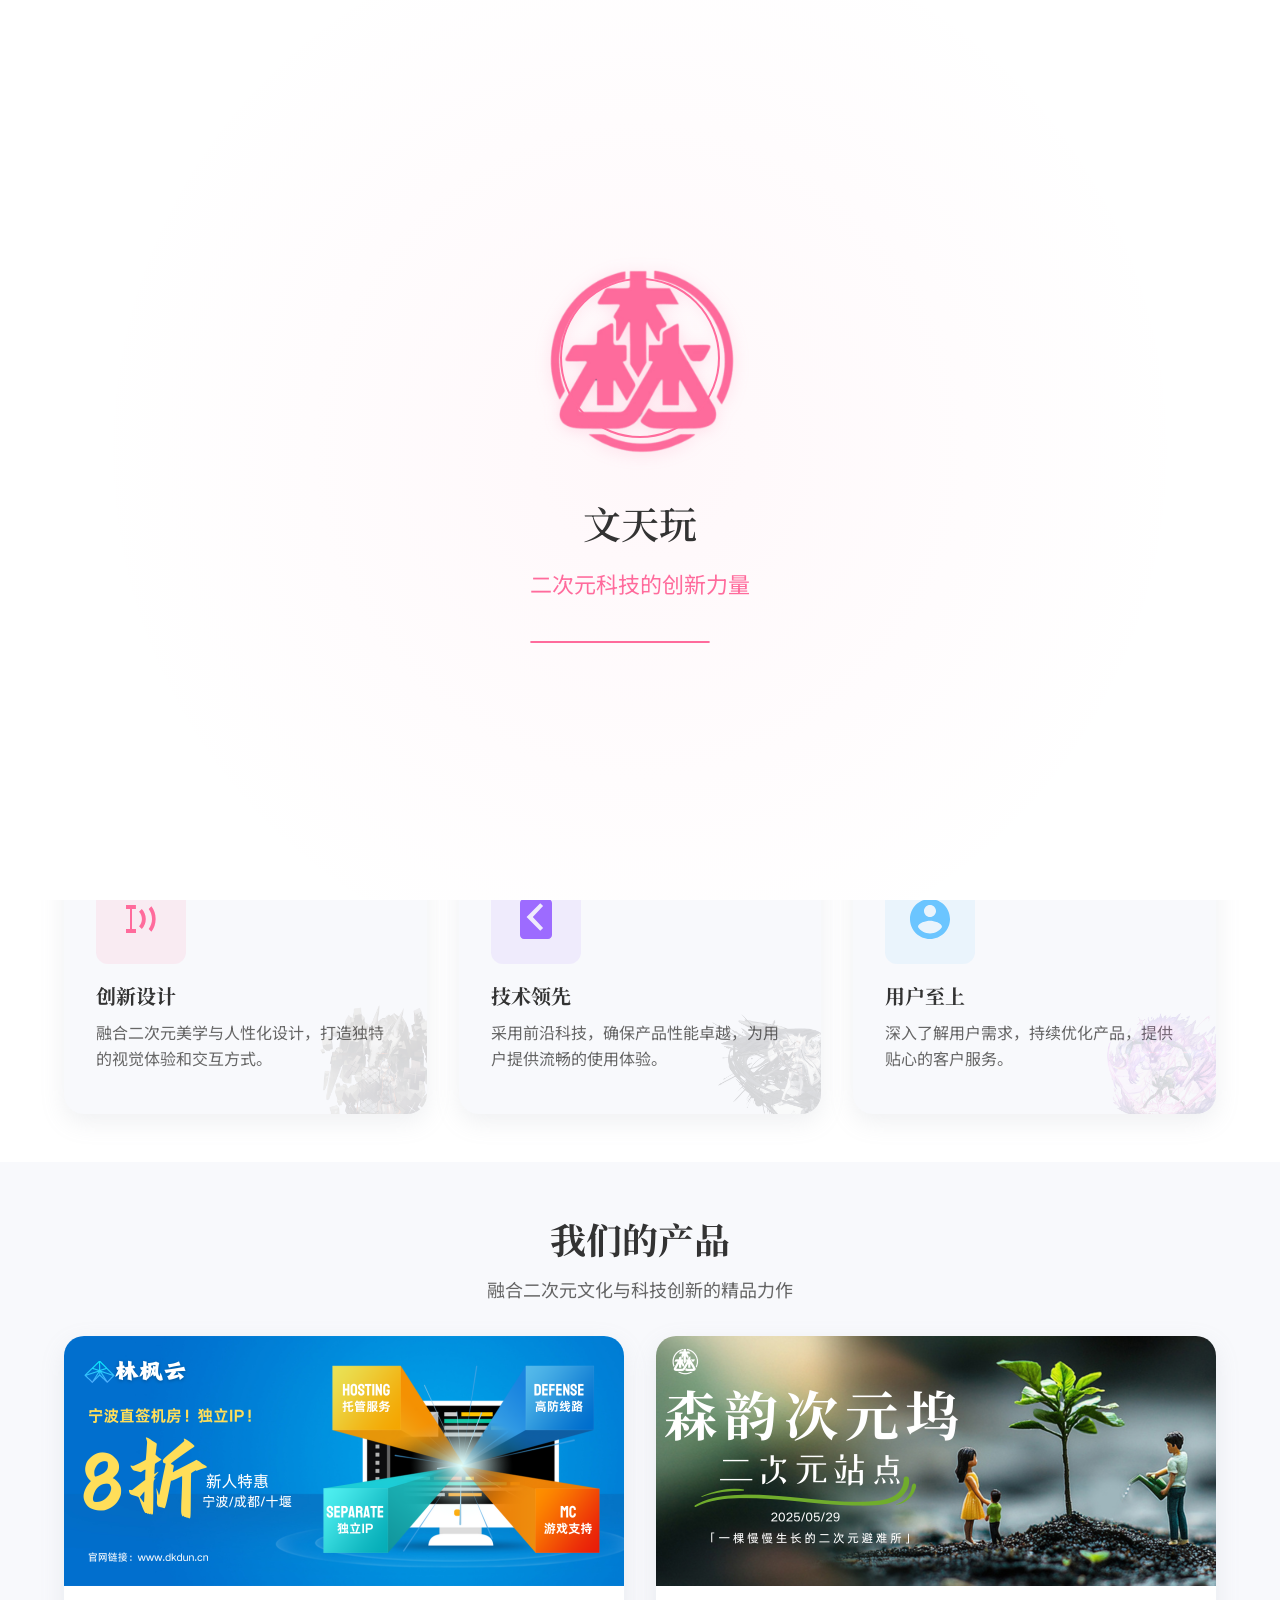
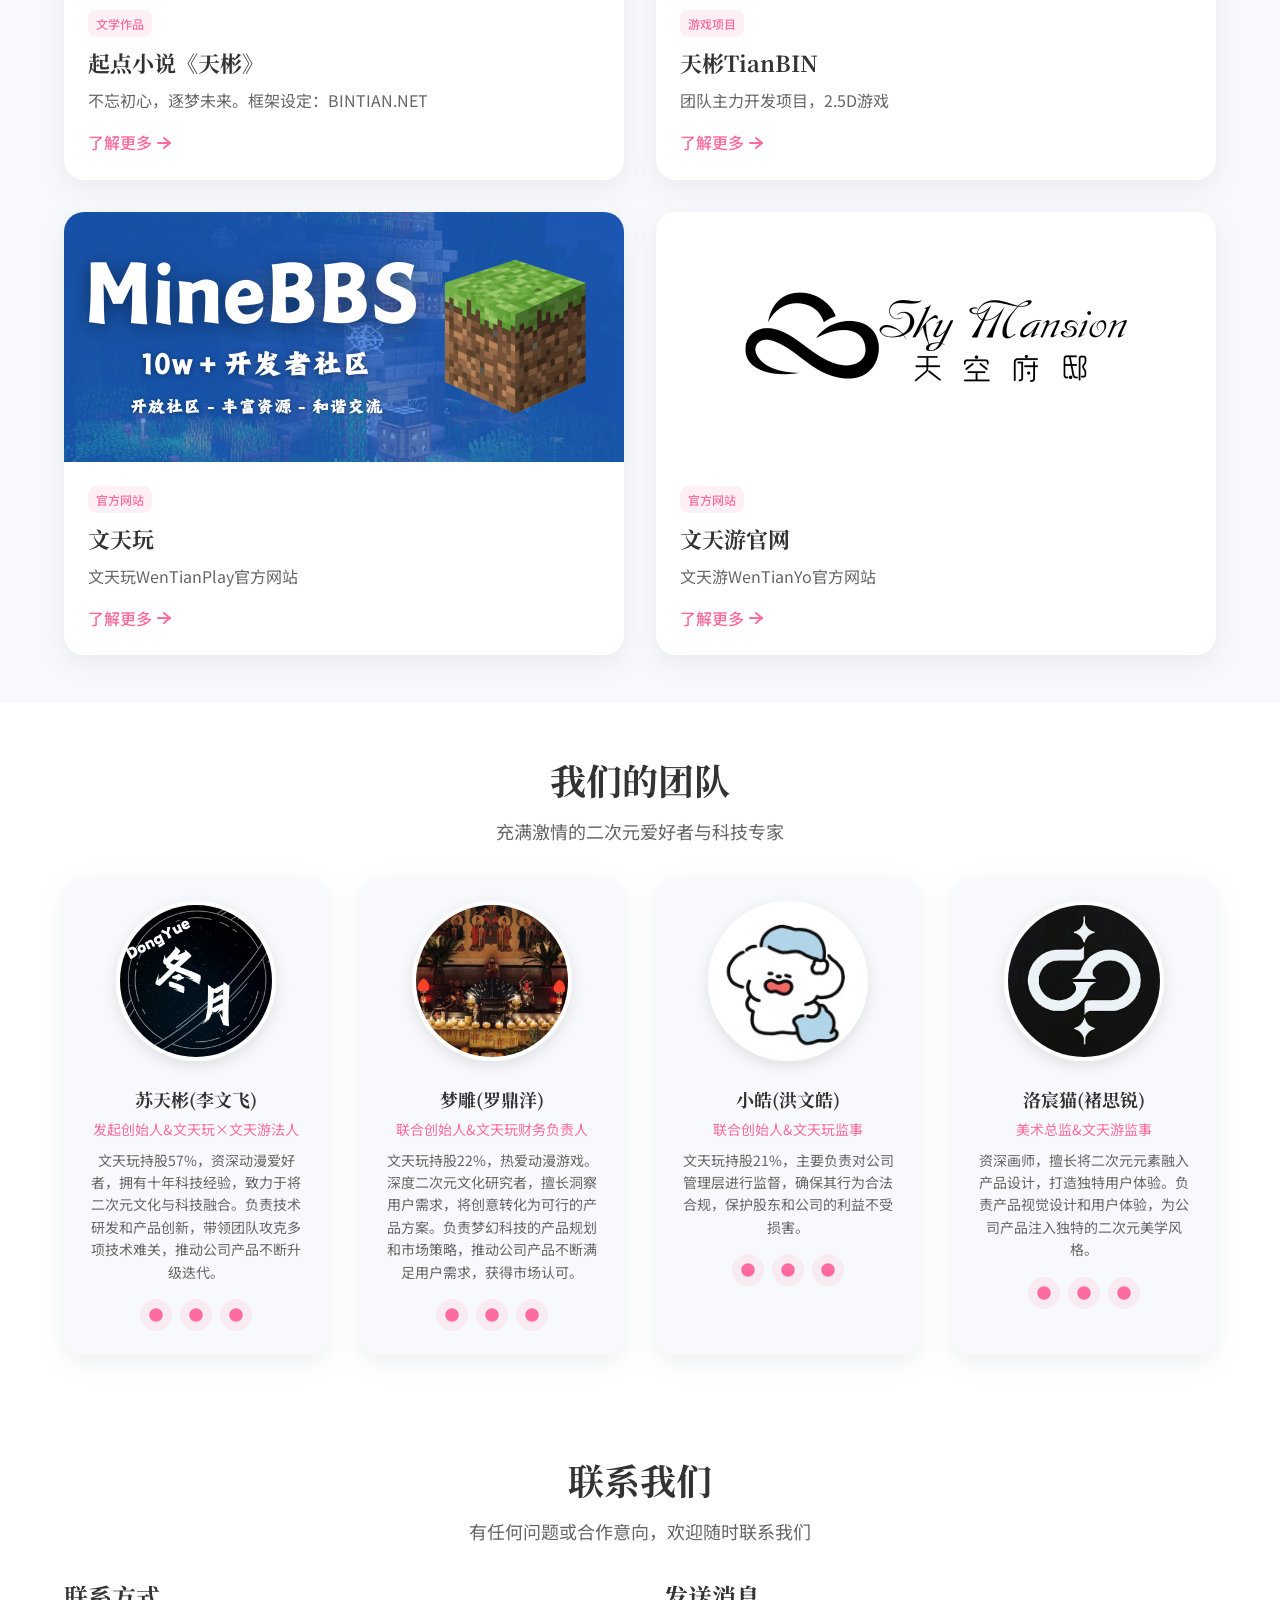
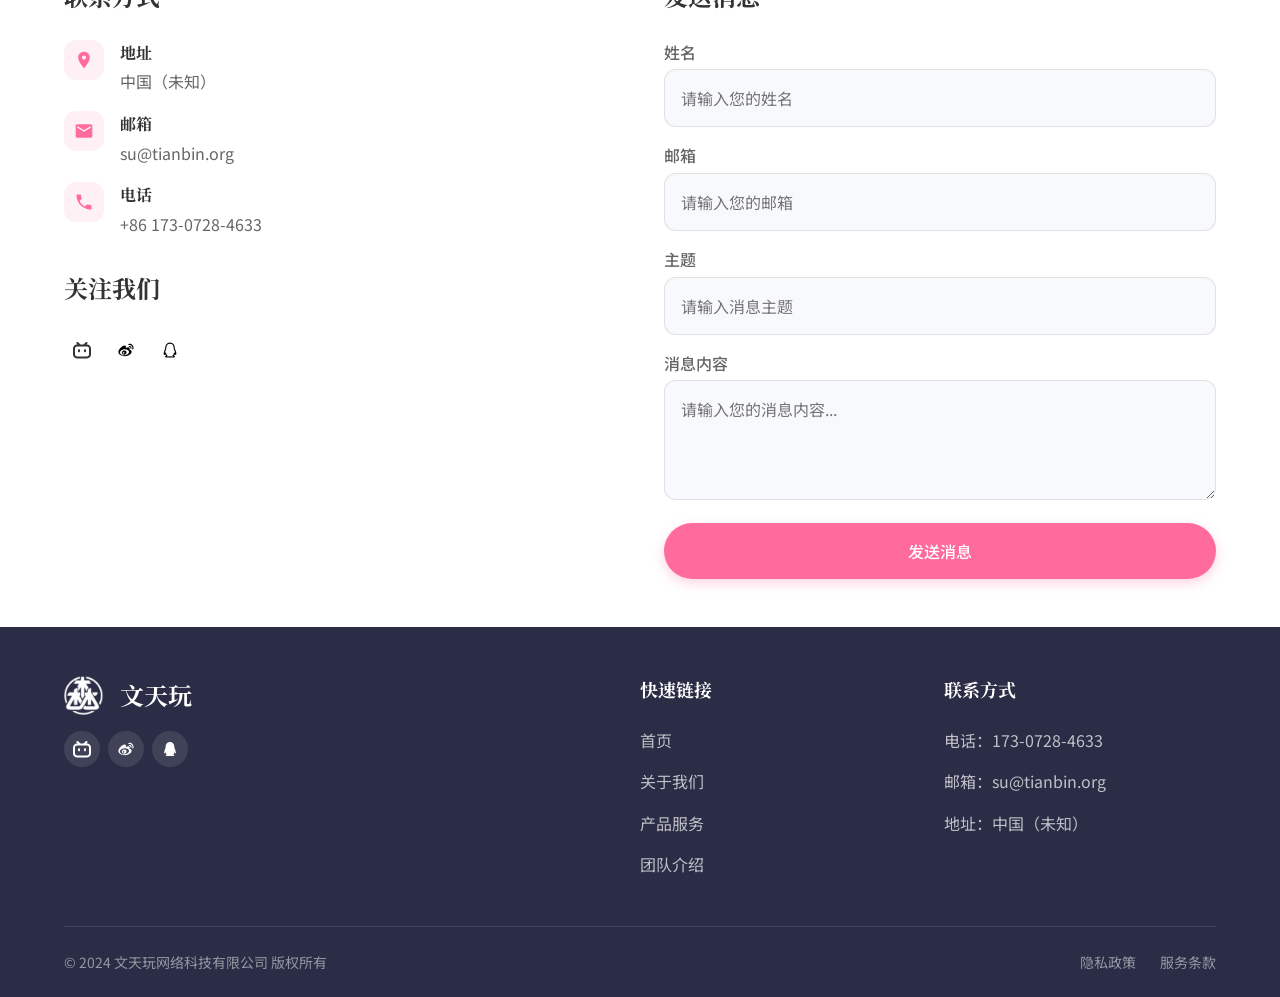
<file: index.html>
<!DOCTYPE html>
<html lang="zh-CN">

<head>
    <meta charset="UTF-8">
    <meta name="viewport" content="width=device-width, initial-scale=1.0">
    <title>文天玩 - 二次元科技创新企业</title>
<meta name="description" content="我们是「天彬TianBIN」的制作团队!苏天彬，本名李文飞，字天彬，2008年2月29日出生于湖北天门，文天玩WenTianPlay与文天游WenTianYo发起创始人。为确保探险者获得安全、稳定的服务体验，现正式公布我们官方域名列表。请认准以下官方域名，谨防假冒。wentianplay.com、wentianplay.net、wentianwan.com、tianbin.net、wentianplays.com、bintian.net、wentianyo.com、wentianyou.com、tianbin.org，请探险者务必通过以上官方域名渠道访问，避免误入非官方的仿冒网站造成风险。【重要通知】关于文天玩WenTianPlay官方域名-2026年6月6日公示链接：https://mp.weixin.qq.com/s/GHPbKc7oHf6NkxRplnsqzg"/>
    <link rel="icon" href="img/logo.png" type="image/png">
    <link rel="apple-touch-icon" href="img/logo.png">
    <link href="https://fonts.googleapis.com/css2?family=Noto+Sans+SC:wght@400;500;700&family=Noto+Serif+SC:wght@400;600;700&display=swap" rel="stylesheet">
    <link rel="stylesheet" href="assets/css/style.css">
    <link rel="stylesheet" href="assets/css/components.css">
    <link rel="stylesheet" href="assets/css/splash.css">
    <style>
        .toast {
            position: fixed;
            top: 80px;
            left: 50%;
            transform: translateX(-50%);
            background-color: #333;
            color: #fff;
            padding: 10px 20px;
            border-radius: 5px;
            box-shadow: 0 2px 10px rgba(0, 0, 0, 0.5);
            z-index: 1000;
            transition: opacity 0.5s ease, transform 0.5s ease;
        }

        .toast.success {
            background-color: #40bf79;
            /* 淡绿色 */
        }

        .toast.error {
            background-color: #F44336;
        }
    </style>
</head>

<body>
    <!-- Toast 提示 -->
    <div id="toast" class="toast" style="display: none;">消息已发送！</div>
    <!-- 开屏动画 -->
    <div class="splash-screen">
        <div class="splash-content">
            <div class="splash-logo-container">
                <img src="img/logokai.png" alt="文天玩" class="splash-logo">
            </div>
            <div class="splash-text">文天玩</div>
            <div class="splash-tagline">二次元科技的创新力量</div>
            <div class="splash-loader">
                <div class="splash-loader-progress"></div>
            </div>
        </div>
    </div>

    <!-- 导航栏 -->
    <nav class="navbar">
        <div class="container navbar-container">
            <a href="index.html" class="logo">
        <img src="img/logo.png" alt="文天玩">
        <span class="logo-text">文天玩</span>
      </a>

            <div class="nav-menu">
                <div class="nav-links">
                    <a href="index.html" class="nav-link active">首页</a>
                    <a href="about.html" class="nav-link">关于我们</a>
                    <a href="products.html" class="nav-link">产品服务</a>
                    <a href="team.html" class="nav-link">团队介绍</a>
                </div>
                <a href="join.html" class="nav-button">加入我们</a>
            </div>

            <button class="mobile-nav-toggle">
        <svg viewBox="0 0 24 24" width="24" height="24">
          <path fill="currentColor" d="M3 18h18v-2H3v2zm0-5h18v-2H3v2zm0-7v2h18V6H3z"/>
        </svg>
      </button>
        </div>
    </nav>

    <!-- 英雄区 -->
    <section class="hero">
        <div class="decoration decoration-1"></div>
        <div class="decoration decoration-2"></div>

        <div class="container hero-container">
            <div class="hero-content">
                <h1 class="hero-title">用<span>二次元</span>的力量<br>驱动科技创新</h1>
                <p class="hero-description">我们是「天彬TianBIN」的制作团队!</p>
                <div class="hero-buttons">
                    <a href="products.html" class="button-primary">探索产品</a>
                    <a href="about.html" class="button-secondary">了解更多</a>
                </div>
            </div>

            <div class="hero-image floating">
                <img src="img/mei.png" alt="二次元科技女孩">
            </div>
        </div>
    </section>

    <!-- 特性区域 -->
    <section class="features">
        <div class="container">
            <div class="section-title">
                <h2>我们的优势</h2>
                <p>将二次元文化与科技创新相结合，打造独特的产品体验</p>
            </div>

            <div class="features-grid">
                <div class="feature-card">
                    <div class="feature-icon">
                        <svg viewBox="0 0 24 24" fill="currentColor" xmlns="http://www.w3.org/2000/svg">
              <path d="M17.5 12C17.5 10.12 16.88 8.41 15.85 7.03L17.2 5.68C18.53 7.36 19.32 9.57 19.32 12C19.32 14.43 18.53 16.64 17.2 18.32L15.85 16.97C16.88 15.59 17.5 13.88 17.5 12ZM12.46 12C12.46 10.59 11.91 9.3 11 8.39L12.4 7C13.6 8.2 14.4 10 14.4 12C14.4 14 13.6 15.8 12.4 17L11 15.61C11.91 14.7 12.46 13.41 12.46 12ZM4.5 5H9.46V7H7.5V17H9.5V19H4.5V17H6.5V7H4.5V5Z"/>
            </svg>
                    </div>
                    <h3 class="feature-title">创新设计</h3>
                    <p class="feature-description">融合二次元美学与人性化设计，打造独特的视觉体验和交互方式。</p>
                    <img src="img/zs1.png" alt="装饰" class="feature-decoration">
                </div>

                <div class="feature-card">
                    <div class="feature-icon">
                        <svg viewBox="0 0 24 24" fill="currentColor" xmlns="http://www.w3.org/2000/svg">
              <path d="M15.54 5.54L14.12 4.12L7.29 11L14.12 17.88L15.54 16.46L10.41 11L15.54 5.54ZM18 2C19.1 2 20 2.9 20 4V20C20 21.1 19.1 22 18 22H6C4.9 22 4 21.1 4 20V4C4 2.9 4.9 2 6 2H18Z"/>
            </svg>
                    </div>
                    <h3 class="feature-title">技术领先</h3>
                    <p class="feature-description">采用前沿科技，确保产品性能卓越，为用户提供流畅的使用体验。</p>
                    <img src="img/zs2.png" alt="装饰" class="feature-decoration">
                </div>

                <div class="feature-card">
                    <div class="feature-icon">
                        <svg viewBox="0 0 24 24" fill="currentColor" xmlns="http://www.w3.org/2000/svg">
              <path d="M12 2C6.48 2 2 6.48 2 12C2 17.52 6.48 22 12 22C17.52 22 22 17.52 22 12C22 6.48 17.52 2 12 2ZM12 5C13.66 5 15 6.34 15 8C15 9.66 13.66 11 12 11C10.34 11 9 9.66 9 8C9 6.34 10.34 5 12 5ZM12 19.2C9.5 19.2 7.29 17.92 6 15.98C6.03 13.99 10 12.9 12 12.9C13.99 12.9 17.97 13.99 18 15.98C16.71 17.92 14.5 19.2 12 19.2Z"/>
            </svg>
                    </div>
                    <h3 class="feature-title">用户至上</h3>
                    <p class="feature-description">深入了解用户需求，持续优化产品，提供贴心的客户服务。</p>
                    <img src="img/zs3.png" alt="装饰" class="feature-decoration">
                </div>
            </div>
        </div>
    </section>

    <!-- 产品展示 -->
    <section class="products">
        <div class="container">
            <div class="section-title">
                <h2>我们的产品</h2>
                <p>融合二次元文化与科技创新的精品力作</p>
            </div>

            <div class="products-grid">
                <div class="product-card">
                    <div class="product-image">
                        <img src="img/linfeng.png" alt="《天彬》小说">
                    </div>
                    <div class="product-content">
                        <span class="product-tag">文学作品</span>
                        <h3 class="product-title">起点小说《天彬》</h3>
                        <p class="product-description">不忘初心，逐梦未来。框架设定：BINTIAN.NET</p>
                        <a href="https://www.qidian.com/book/1041003789/" target="_blank" class="product-link">
              了解更多
              <svg width="16" height="16" viewBox="0 0 16 16" fill="none">
                <path d="M8 3L14 8L8 13" stroke="currentColor" stroke-width="2" stroke-linecap="round" stroke-linejoin="round"/>
                <path d="M14 8H2" stroke="currentColor" stroke-width="2" stroke-linecap="round" stroke-linejoin="round"/>
              </svg>
            </a>
                    </div>
                </div>

                <div class="product-card">
                    <div class="product-image">
                        <img src="img/senyun.png" alt="《天彬TianBIN》游戏">
                    </div>
                    <div class="product-content">
                        <span class="product-tag">游戏项目</span>
                        <h3 class="product-title">天彬TianBIN</h3>
                        <p class="product-description">团队主力开发项目，2.5D游戏</p>
                        <a href="https://www.tianbin.net" target="_blank" class="product-link">
              了解更多
              <svg width="16" height="16" viewBox="0 0 16 16" fill="none">
                <path d="M8 3L14 8L8 13" stroke="currentColor" stroke-width="2" stroke-linecap="round" stroke-linejoin="round"/>
                <path d="M14 8H2" stroke="currentColor" stroke-width="2" stroke-linecap="round" stroke-linejoin="round"/>
              </svg>
            </a>
                    </div>
                </div>

                <div class="product-card">
                    <div class="product-image">
                        <img src="img/minebbs.png" alt="文天玩官网">
                    </div>
                    <div class="product-content">
                        <span class="product-tag">官方网站</span>
                        <h3 class="product-title">文天玩</h3>
                        <p class="product-description">文天玩WenTianPlay官方网站</p>
                        <a href="https://www.wentianplay.com" target="_blank" class="product-link">
              了解更多
              <svg width="16" height="16" viewBox="0 0 16 16" fill="none">
                <path d="M8 3L14 8L8 13" stroke="currentColor" stroke-width="2" stroke-linecap="round" stroke-linejoin="round"/>
                <path d="M14 8H2" stroke="currentColor" stroke-width="2" stroke-linecap="round" stroke-linejoin="round"/>
              </svg>
            </a>
                    </div>
                </div>

                <div class="product-card">
                    <div class="product-image">
                        <img src="img/tiank.png" alt="文天游官网">
                    </div>
                    <div class="product-content">
                        <span class="product-tag">官方网站</span>
                        <h3 class="product-title">文天游官网</h3>
                        <p class="product-description">文天游WenTianYo官方网站</p>
                        <a href="https://www.wentianyo.com" target="_blank" class="product-link">
              了解更多
              <svg width="16" height="16" viewBox="0 0 16 16" fill="none">
                <path d="M8 3L14 8L8 13" stroke="currentColor" stroke-width="2" stroke-linecap="round" stroke-linejoin="round"/>
                <path d="M14 8H2" stroke="currentColor" stroke-width="2" stroke-linecap="round" stroke-linejoin="round"/>
              </svg>
            </a>
                    </div>
                </div>
            </div>
        </div>
    </section>

    <!-- 团队介绍 -->
    <section class="team">
        <div class="container">
            <div class="section-title">
                <h2>我们的团队</h2>
                <p>充满激情的二次元爱好者与科技专家</p>
            </div>

            <div class="team-grid">
                <div class="team-card">
                    <div class="team-avatar">
                        <img src="img/dongyue.png" alt="苏天彬">
                    </div>
                    <div class="team-content">
                        <h3 class="team-name">苏天彬(李文飞)</h3>
                        <div class="team-role">发起创始人&文天玩×文天游法人</div>
                        <p class="team-description">文天玩持股57%，资深动漫爱好者，拥有十年科技经验，致力于将二次元文化与科技融合。负责技术研发和产品创新，带领团队攻克多项技术难关，推动公司产品不断升级迭代。</p>
                        <div class="team-social">
                            <a class="social-icon">
                <svg viewBox="0 0 24 24" fill="currentColor">
                  <path d="M12 2C6.477 2 2 6.477 2 12C2 17.523 6.477 22 12 22C17.523 22 22 17.523 22 12C22 6.477 17.523 2 12 2Z"/>
                </svg>
              </a>
                            <a class="social-icon">
                <svg viewBox="0 0 24 24" fill="currentColor">
                  <path d="M12 2C6.477 2 2 6.477 2 12C2 17.523 6.477 22 12 22C17.523 22 22 17.523 22 12C22 6.477 17.523 2 12 2Z"/>
                </svg>
              </a>
                            <a class="social-icon">
                <svg viewBox="0 0 24 24" fill="currentColor">
                  <path d="M12 2C6.477 2 2 6.477 2 12C2 17.523 6.477 22 12 22C17.523 22 22 17.523 22 12C22 6.477 17.523 2 12 2Z"/>
                </svg>
              </a>
                        </div>
                    </div>
                </div>

                <div class="team-card">
                    <div class="team-avatar">
                        <img src="img/cy01.jpg" alt="梦雕">
                    </div>
                    <div class="team-content">
                        <h3 class="team-name">梦雕(罗鼎洋)</h3>
                        <div class="team-role">联合创始人&文天玩财务负责人</div>
                        <p class="team-description">文天玩持股22%，热爱动漫游戏。深度二次元文化研究者，擅长洞察用户需求，将创意转化为可行的产品方案。负责梦幻科技的产品规划和市场策略，推动公司产品不断满足用户需求，获得市场认可。</p>
                        <div class="team-social">
                            <a class="social-icon">
                <svg viewBox="0 0 24 24" fill="currentColor">
                  <path d="M12 2C6.477 2 2 6.477 2 12C2 17.523 6.477 22 12 22C17.523 22 22 17.523 22 12C22 6.477 17.523 2 12 2Z"/>
                </svg>
              </a>
                            <a class="social-icon">
                <svg viewBox="0 0 24 24" fill="currentColor">
                  <path d="M12 2C6.477 2 2 6.477 2 12C2 17.523 6.477 22 12 22C17.523 22 22 17.523 22 12C22 6.477 17.523 2 12 2Z"/>
                </svg>
              </a>
                            <a class="social-icon">
                <svg viewBox="0 0 24 24" fill="currentColor">
                  <path d="M12 2C6.477 2 2 6.477 2 12C2 17.523 6.477 22 12 22C17.523 22 22 17.523 22 12C22 6.477 17.523 2 12 2Z"/>
                </svg>
              </a>
                        </div>
                    </div>
                </div>

                <div class="team-card">
                    <div class="team-avatar">
                        <img src="img/cy00.jpg" alt="小皓">
                    </div>
                    <div class="team-content">
                        <h3 class="team-name">小皓(洪文皓)</h3>
                        <div class="team-role">联合创始人&文天玩监事</div>
                        <p class="team-description">文天玩持股21%，主要负责对公司管理层进行监督，确保其行为合法合规，保护股东和公司的利益不受损害。</p>
                        <div class="team-social">
                            <a class="social-icon">
                <svg viewBox="0 0 24 24" fill="currentColor">
                  <path d="M12 2C6.477 2 2 6.477 2 12C2 17.523 6.477 22 12 22C17.523 22 22 17.523 22 12C22 6.477 17.523 2 12 2Z"/>
                </svg>
              </a>
                            <a class="social-icon">
                <svg viewBox="0 0 24 24" fill="currentColor">
                  <path d="M12 2C6.477 2 2 6.477 2 12C2 17.523 6.477 22 12 22C17.523 22 22 17.523 22 12C22 6.477 17.523 2 12 2Z"/>
                </svg>
              </a>
                            <a class="social-icon">
                <svg viewBox="0 0 24 24" fill="currentColor">
                  <path d="M12 2C6.477 2 2 6.477 2 12C2 17.523 6.477 22 12 22C17.523 22 22 17.523 22 12C22 6.477 17.523 2 12 2Z"/>
                </svg>
              </a>
                        </div>
                    </div>
                </div>

                <div class="team-card">
                    <div class="team-avatar">
                        <img src="img/cy02.jpg" alt="洛宸猫">
                    </div>
                    <div class="team-content">
                        <h3 class="team-name">洛宸猫(褚思锐)</h3>
                        <div class="team-role">美术总监&文天游监事</div>
                        <p class="team-description">资深画师，擅长将二次元元素融入产品设计，打造独特用户体验。负责产品视觉设计和用户体验，为公司产品注入独特的二次元美学风格。</p>
                        <div class="team-social">
                            <a class="social-icon">
                <svg viewBox="0 0 24 24" fill="currentColor">
                  <path d="M12 2C6.477 2 2 6.477 2 12C2 17.523 6.477 22 12 22C17.523 22 22 17.523 22 12C22 6.477 17.523 2 12 2Z"/>
                </svg>
              </a>
                            <a class="social-icon">
                <svg viewBox="0 0 24 24" fill="currentColor">
                  <path d="M12 2C6.477 2 2 6.477 2 12C2 17.523 6.477 22 12 22C17.523 22 22 17.523 22 12C22 6.477 17.523 2 12 2Z"/>
                </svg>
              </a>
                            <a class="social-icon">
                <svg viewBox="0 0 24 24" fill="currentColor">
                  <path d="M12 2C6.477 2 2 6.477 2 12C2 17.523 6.477 22 12 22C17.523 22 22 17.523 22 12C22 6.477 17.523 2 12 2Z"/>
                </svg>
              </a>
                        </div>
                    </div>
                </div>
            </div>
        </div>
    </section>

    <!-- 联系我们 -->
    <section class="contact">
        <div class="container">
            <div class="section-title">
                <h2>联系我们</h2>
                <p>有任何问题或合作意向，欢迎随时联系我们</p>
            </div>

            <div class="contact-container">
                <div class="contact-info">
                    <h3>联系方式</h3>

                    <div class="contact-details">
                        <div class="contact-item">
                            <div class="contact-icon">
                                <svg viewBox="0 0 24 24" fill="currentColor">
                  <path d="M12 2C8.13 2 5 5.13 5 9C5 14.25 12 22 12 22C12 22 19 14.25 19 9C19 5.13 15.87 2 12 2ZM12 11.5C10.62 11.5 9.5 10.38 9.5 9C9.5 7.62 10.62 6.5 12 6.5C13.38 6.5 14.5 7.62 14.5 9C14.5 10.38 13.38 11.5 12 11.5Z"/>
                </svg>
                            </div>
                            <div class="contact-text">
                                <h4>地址</h4>
                                <p>中国（未知）</p>
                            </div>
                        </div>

                        <div class="contact-item">
                            <div class="contact-icon">
                                <svg viewBox="0 0 24 24" fill="currentColor">
                  <path d="M20 4H4C2.9 4 2.01 4.9 2.01 6L2 18C2 19.1 2.9 20 4 20H20C21.1 20 22 19.1 22 18V6C22 4.9 21.1 4 20 4ZM20 8L12 13L4 8V6L12 11L20 6V8Z"/>
                </svg>
                            </div>
                            <div class="contact-text">
                                <h4>邮箱</h4>
                                <p>su@tianbin.org</p>
                            </div>
                        </div>

                        <div class="contact-item">
                            <div class="contact-icon">
                                <svg viewBox="0 0 24 24" fill="currentColor">
                  <path d="M6.62 10.79C8.06 13.62 10.38 15.94 13.21 17.38L15.41 15.18C15.69 14.9 16.08 14.82 16.43 14.93C17.55 15.3 18.75 15.5 20 15.5C20.55 15.5 21 15.95 21 16.5V20C21 20.55 20.55 21 20 21C10.61 21 3 13.39 3 4C3 3.45 3.45 3 4 3H7.5C8.05 3 8.5 3.45 8.5 4C8.5 5.25 8.7 6.45 9.07 7.57C9.18 7.92 9.1 8.31 8.82 8.59L6.62 10.79Z"/>
                </svg>
                            </div>
                            <div class="contact-text">
                                <h4>电话</h4>
                                <p>+86 173-0728-4633</p>
                            </div>
                        </div>
                    </div>

                    <h3>关注我们</h3>
                    <div class="footer-social" style="margin-top: var(--space-md);">
                        <a href="https://space.bilibili.com/1387827953" class="footer-social-icon" target="_blank" rel="noopener noreferrer" title="哔哩哔哩">
              <svg viewBox="0 0 24 24" width="18" height="18">
                <path fill="currentColor" d="M17.813 4.653h.854c1.51.054 2.769.578 3.773 1.574 1.004.995 1.524 2.249 1.56 3.76v7.979c-.036 1.51-.556 2.769-1.56 3.773s-2.262 1.524-3.773 1.56H5.333c-1.51-.036-2.769-.556-3.773-1.56S.036 19.477 0 17.967V9.988c.036-1.511.556-2.765 1.56-3.76 1.004-.996 2.262-1.52 3.773-1.575h.774l-1.174-1.12a1.234 1.234 0 0 1-.373-.906c0-.356.124-.658.373-.907l.027-.027c.267-.249.573-.373.92-.373.347 0 .653.124.92.373L9.653 4.44c.071.071.134.142.187.213h4.267a.836.836 0 0 1 .16-.213l2.853-2.747c.267-.249.573-.373.92-.373.347 0 .662.151.929.4.267.249.391.551.391.907 0 .355-.124.657-.373.906L17.813 4.653zM5.333 7.24c-.746.018-1.373.276-1.88.773-.506.498-.769 1.13-.786 1.894v7.979c.018.764.28 1.395.786 1.893.507.498 1.134.756 1.88.773h13.334c.746-.017 1.373-.275 1.88-.773.506-.498.769-1.129.786-1.893V9.908c-.018-.765-.28-1.396-.786-1.894-.507-.498-1.134-.756-1.88-.774H5.333zM8 11.107c.373 0 .684.124.933.373.25.249.383.569.4.96v1.173c-.017.391-.15.711-.4.96-.249.25-.56.374-.933.374s-.684-.125-.933-.374c-.25-.249-.383-.569-.4-.96V12.44c.017-.391.15-.711.4-.96.249-.249.56-.373.933-.373zm8 0c.373 0 .684.124.933.373.25.249.383.569.4.96v1.173c-.017.391-.15.711-.4.96-.249.25-.56.374-.933.374s-.684-.125-.933-.374c-.25-.249-.383-.569-.4-.96V12.44c.017-.391.15-.711.4-.96.249-.249.56-.373.933-.373z"/>
              </svg>
            </a>
                        <a href="https://weibo.com/" class="footer-social-icon" target="_blank" rel="noopener noreferrer" title="微博">
              <img src="img/weibo-svgrepo-com.svg" width="18" height="18" alt="微博">
            </a>
                        <a href="https://wpa.qq.com/msgrd?v=3&uin=2185006560&site=qq&menu=yes" class="footer-social-icon" target="_blank" rel="noopener noreferrer" title="QQ">
              <img src="img/qq-svgrepo-com.svg" width="18" height="18" alt="QQ">
            </a>
                    </div>
                </div>

                <div class="contact-form">
                    <h3>发送消息</h3>
                    <form>
                        <div class="form-group">
                            <label for="name" class="form-label">姓名</label>
                            <input type="text" id="name" class="form-input" placeholder="请输入您的姓名">
                            <span id="name-error" class="error-message" style="color: red;"></span>
                        </div>

                        <div class="form-group">
                            <label for="email" class="form-label">邮箱</label>
                            <input type="email" id="email" class="form-input" placeholder="请输入您的邮箱">
                            <span id="email-error" class="error-message" style="color: red;"></span>
                        </div>

                        <div class="form-group">
                            <label for="subject" class="form-label">主题</label>
                            <input type="text" id="subject" class="form-input" placeholder="请输入消息主题">
                            <span id="subject-error" class="error-message" style="color: red;"></span>
                        </div>

                        <div class="form-group">
                            <label for="message" class="form-label">消息内容</label>
                            <textarea id="message" class="form-input" placeholder="请输入您的消息内容..."></textarea>
                            <span id="message-error" class="error-message" style="color: red;"></span>
                        </div>

                        <button type="submit" class="form-button">发送消息</button>
                    </form>
                </div>
            </div>
        </div>
    </section>

    <!-- 页脚 -->
    <footer class="footer">
        <div class="container">
            <div class="footer-container">
                <div class="footer-info">
                    <div class="footer-logo">
                        <img src="img/logod.png" alt="文天玩">
                        <span class="footer-logo-text">文天玩</span>
                    </div>
                    <meta name="footer-description" content="我们是「天彬TianBIN」的制作团队!文天玩WenTianPlay创始人：苏天彬(本名:李文飞,2008年2月29日,湖北天门人,持股57%)、梦雕(本名:罗鼎洋,2006年3月31日,湖北荆州人,持股22%)、小皓(本名:洪文皓,2008年2月9日,湖北武汉人,持股21%)。【重要通知】关于我们的官方域名-2026年6月6日公示链接：https://mp.weixin.qq.com/s/GHPbKc7oHf6NkxRplnsqzg" />
                    <div class="footer-social">
                        <a href="https://space.bilibili.com/1387827953" class="footer-social-icon" target="_blank" rel="noopener noreferrer" title="哔哩哔哩">
              <svg viewBox="0 0 24 24" width="18" height="18">
                <path fill="currentColor" d="M17.813 4.653h.854c1.51.054 2.769.578 3.773 1.574 1.004.995 1.524 2.249 1.56 3.76v7.979c-.036 1.51-.556 2.769-1.56 3.773s-2.262 1.524-3.773 1.56H5.333c-1.51-.036-2.769-.556-3.773-1.56S.036 19.477 0 17.967V9.988c.036-1.511.556-2.765 1.56-3.76 1.004-.996 2.262-1.52 3.773-1.575h.774l-1.174-1.12a1.234 1.234 0 0 1-.373-.906c0-.356.124-.658.373-.907l.027-.027c.267-.249.573-.373.92-.373.347 0 .653.124.92.373L9.653 4.44c.071.071.134.142.187.213h4.267a.836.836 0 0 1 .16-.213l2.853-2.747c.267-.249.573-.373.92-.373.347 0 .662.151.929.4.267.249.391.551.391.907 0 .355-.124.657-.373.906L17.813 4.653zM5.333 7.24c-.746.018-1.373.276-1.88.773-.506.498-.769 1.13-.786 1.894v7.979c.018.764.28 1.395.786 1.893.507.498 1.134.756 1.88.773h13.334c.746-.017 1.373-.275 1.88-.773.506-.498.769-1.129.786-1.893V9.908c-.018-.765-.28-1.396-.786-1.894-.507-.498-1.134-.756-1.88-.774H5.333zM8 11.107c.373 0 .684.124.933.373.25.249.383.569.4.96v1.173c-.017.391-.15.711-.4.96-.249.25-.56.374-.933.374s-.684-.125-.933-.374c-.25-.249-.383-.569-.4-.96V12.44c.017-.391.15-.711.4-.96.249-.249.56-.373.933-.373zm8 0c.373 0 .684.124.933.373.25.249.383.569.4.96v1.173c-.017.391-.15.711-.4.96-.249.25-.56.374-.933.374s-.684-.125-.933-.374c-.25-.249-.383-.569-.4-.96V12.44c.017-.391.15-.711.4-.96.249-.249.56-.373.933-.373z"/>
              </svg>
            </a>
                        <a href="https://weibo.com/" class="footer-social-icon" target="_blank" rel="noopener noreferrer" title="微博">
              <img src="img/weibo.svg" width="18" height="18" alt="微博">
            </a>
                        <a href="https://wpa.qq.com/msgrd?v=3&uin=2185006560&site=qq&menu=yes" class="footer-social-icon" target="_blank" rel="noopener noreferrer" title="QQ">
              <img src="img/QQ.svg" width="18" height="18" alt="QQ">
            </a>
                    </div>
                </div>

                <div>
                    <h4 class="footer-title">快速链接</h4>
                    <div class="footer-links">
                        <a href="index.html" class="footer-link">首页</a>
                        <a href="about.html" class="footer-link">关于我们</a>
                        <a href="products.html" class="footer-link">产品服务</a>
                        <a href="team.html" class="footer-link">团队介绍</a>
                    </div>
                </div>

                <div>
                    <h4 class="footer-title">联系方式</h4>
                    <div class="footer-links">
                        <a class="footer-link">电话：173-0728-4633</a>
                        <a href="mailto:su@tianbin.org" class="footer-link">邮箱：su@tianbin.org</a>
                        <a class="footer-link">地址：中国（未知）</a>
                    </div>
                </div>
            </div>

            <div class="footer-bottom">
                <div class="footer-copyright">
                    <a class="footer-links" href="https://aiqicha.baidu.com/" target="_blank">© 2024 文天玩网络科技有限公司 版权所有</a>
                </div>
                <div class="footer-bottom-links">
                    <a href="#" class="footer-bottom-link">隐私政策</a>
                    <a href="#" class="footer-bottom-link">服务条款</a>
                </div>
            </div>
        </div>
    </footer>

    <script src="assets/js/main.js"></script>
    <script src="assets/js/splash.js"></script>
    <script>
        document.querySelector('.contact-form form').addEventListener('submit', function(event) {
            event.preventDefault(); // 阻止默认表单提交

            // 清空之前的错误信息
            document.getElementById('name-error').textContent = '';
            document.getElementById('email-error').textContent = '';
            document.getElementById('subject-error').textContent = '';
            document.getElementById('message-error').textContent = '';

            // 获取表单字段
            const name = document.getElementById('name').value.trim();
            const email = document.getElementById('email').value.trim();
            const subject = document.getElementById('subject').value.trim();
            const message = document.getElementById('message').value.trim();

            // 校验字段
            if (!name) {
                document.getElementById('name-error').textContent = '姓名不能为空！';
                return;
            }
            if (!email) {
                document.getElementById('email-error').textContent = '邮箱不能为空！';
                return;
            }
            if (!subject) {
                document.getElementById('subject-error').textContent = '主题不能为空！';
                return;
            }
            if (!message) {
                document.getElementById('message-error').textContent = '消息内容不能为空！';
                return;
            }

            // 假设这里是表单提交的逻辑
            const isSuccess = true; // 这里可以根据实际情况设置成功或失败

            if (isSuccess) {
                // 清空输入框
                document.getElementById('name').value = '';
                document.getElementById('email').value = '';
                document.getElementById('subject').value = '';
                document.getElementById('message').value = '';

                showToast('消息已成功发送！', 'success'); // 成功提示
            } else {
                showToast('消息发送失败，请重试！', 'error'); // 失败提示
            }
        });

        function showToast(message, type) {
            const toast = document.getElementById('toast');
            toast.className = 'toast'; // 重置类名
            toast.classList.add(type); // 添加成功或失败类
            toast.textContent = message; // 设置提示内容

            // 显示 toast 提示
            toast.style.display = 'block';
            toast.style.opacity = '1';
            toast.style.transform = 'translateX(-50%)';

            // 自动隐藏 toast
            setTimeout(() => {
                toast.style.opacity = '0';
                toast.style.transform = 'translateX(-50%) translateY(20px)';
                setTimeout(() => {
                    toast.style.display = 'none';
                }, 500); // 等待过渡结束后隐藏
            }, 3000); // 3秒后隐藏
        }
    </script>
</body>

</html>
</file>
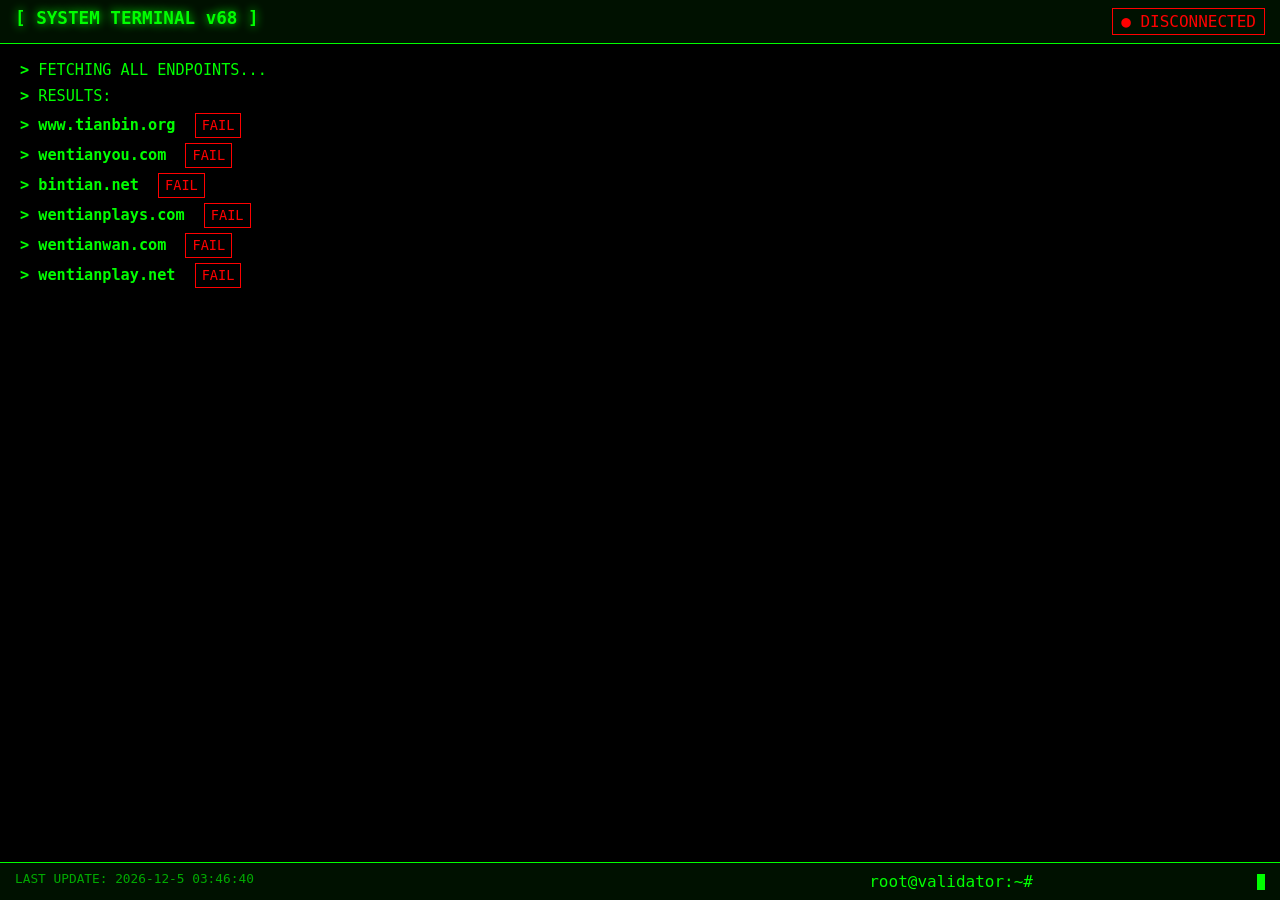
<file: api/index.html>
<!DOCTYPE html><html lang="zh-CN"><head><meta charset="UTF-8"><meta name="viewport" content="width=device-width,initial-scale=1.0"><title>DOMAIN VALIDATOR</title><style>*,::before,::after{box-sizing:border-box}body{margin:0;background:#000;color:#0f0;font-family:'Consolas','Monaco',monospace;display:flex;justify-content:center;align-items:center;min-height:100vh;overflow:hidden}.terminal{width:100vw;height:100vh;display:flex;flex-direction:column}.header{background:#001100;border-bottom:1px solid #0f0;padding:8px 15px;display:flex;justify-content:space-between;position:fixed;top:0;left:0;right:0;z-index:100}.title{font-size:1.1rem;font-weight:bold;text-shadow:0 0 10px #0f0}.status{padding:3px 8px;border:1px solid #0f0}.status.connected{color:#0f0;animation:pulse 2s infinite}.status.disconnected{color:#f00;border-color:#f00}.content{flex:1;padding:60px 20px 80px;overflow-y:auto;font-size:0.95rem;line-height:1.4}.content::-webkit-scrollbar{width:10px;background:#000}.content::-webkit-scrollbar-thumb{background:#0f0}.line{margin-bottom:5px;white-space:pre-wrap;word-break:break-all}.prompt{color:#0f0;font-weight:bold}.cursor{display:inline-block;width:8px;height:16px;background:#0f0;animation:blink 1s infinite;margin-left:2px}.domain-item{padding:3px 0;border-left:2px solid #0f0;padding-left:10px;margin:5px 0}.domain-name{color:#0f0;font-weight:bold}.domain-status{padding:2px 6px;margin-left:10px;display:inline-block;font-size:0.85rem}.domain-status.verified{color:#0f0;border:1px solid #0f0}.domain-status.pending{color:#ff0;border:1px solid #ff0}.domain-status.failed{color:#f00;border:1px solid #f00}.footer{position:fixed;bottom:0;left:0;right:0;padding:8px 15px;background:#001100;border-top:1px solid #0f0;display:flex;justify-content:space-between;z-index:100}.timestamp{font-size:0.8rem;color:#0a0}.input-line{display:flex;align-items:center}.input-prompt{color:#0f0;margin-right:8px}#commandInput{background:transparent;border:none;color:#0f0;font-family:inherit;font-size:inherit;outline:none;flex-grow:1;caret-color:#0f0}@keyframes blink{0%,100%{opacity:1}50%{opacity:0}}@keyframes pulse{0%,100%{opacity:1}50%{opacity:.7}}.scan-line{position:fixed;top:0;left:0;width:100%;height:2px;background:linear-gradient(transparent,rgba(0,255,0,.3),transparent);animation:scan 8s linear infinite;z-index:99;pointer-events:none}@keyframes scan{0%{top:0}100%{top:100%}}</style></head><body><div class="scan-line"></div><div class="terminal"><div class="header"><div class="title">[ SYSTEM TERMINAL v68 ]</div><div class="status connected" id="connectionStatus">● CONNECTED</div></div><div class="content" id="terminalContent"></div><div class="footer"><div class="timestamp" id="lastUpdate">UPDATING...</div><div class="input-line"><span class="input-prompt">root@validator:~#</span><input type="text" id="commandInput" autocomplete="off" autofocus><span class="cursor"></span></div></div></div><script>document.addEventListener('DOMContentLoaded',function(){const t=document.getElementById('terminalContent'),e=document.getElementById('connectionStatus'),n=document.getElementById('lastUpdate'),o=document.getElementById('commandInput'),i=['https://www.tianbin.org/api/index.json','https://wentianyou.com/api/index.json','https://bintian.net/api/index.json','https://wentianplays.com/api/index.json','https://wentianwan.com/api/index.json','https://wentianplay.net/api/index.json'];function s(e,n=''){const o=document.createElement('div');return o.className=`line ${n}`,o.innerHTML=e,t.appendChild(o),t.scrollTop=t.scrollHeight,o}async function c(){e.textContent='● FETCHING...',e.className='status disconnected',s('<span class="prompt">></span> FETCHING ALL ENDPOINTS...','loading');try{const n=await Promise.all(i.map(async t=>{try{const e=await fetch(t,{cache:'no-store'});return{url:t,ok:e.ok,data:e.ok?await e.json():null}}catch(n){return{url:t,ok:!1,data:null}}}));if(s(`<span class="prompt">></span> RESULTS:`),n.forEach(n=>{const o=n.url.replace('https://','').replace('/api/index.json','');n.ok?s(`<span class="prompt">></span> <span class="domain-name">${o}</span> <span class="domain-status verified">OK</span>`):s(`<span class="prompt">></span> <span class="domain-name">${o}</span> <span class="domain-status failed">FAIL</span>`)}),n.some(t=>t.ok)){e.textContent='● CONNECTED',e.className='status connected';const t=n.find(t=>t.url.includes('www.tianbin.org'))?.data;t&&s(`<span class="prompt">></span> AUTH ROOT v${t.v||'?'} LOADED`,'success')}else e.textContent='● DISCONNECTED',e.className='status disconnected';n.lastUpdate=new Date,n&&(n.lastUpdate=new Date)}catch(t){s(`<span class="prompt">></span> SYSTEM ERROR: ${t.message}`,'error')}n.textContent=`LAST UPDATE: ${new Date().toLocaleString('zh-CN').replace(/\//g,'-')}`}o.addEventListener('keydown',e=>{'Enter'===e.key&&(s(`<span class="prompt">su@tianbin.org:~#</span> ${o.value}`),'refresh'===o.value.trim().toLowerCase()&&c(),o.value='')}),document.addEventListener('click',()=>o.focus()),c(),setInterval(c,10000),setInterval(()=>{document.activeElement!==o&&o.focus()},1e3)});</script></body></html>
</file>
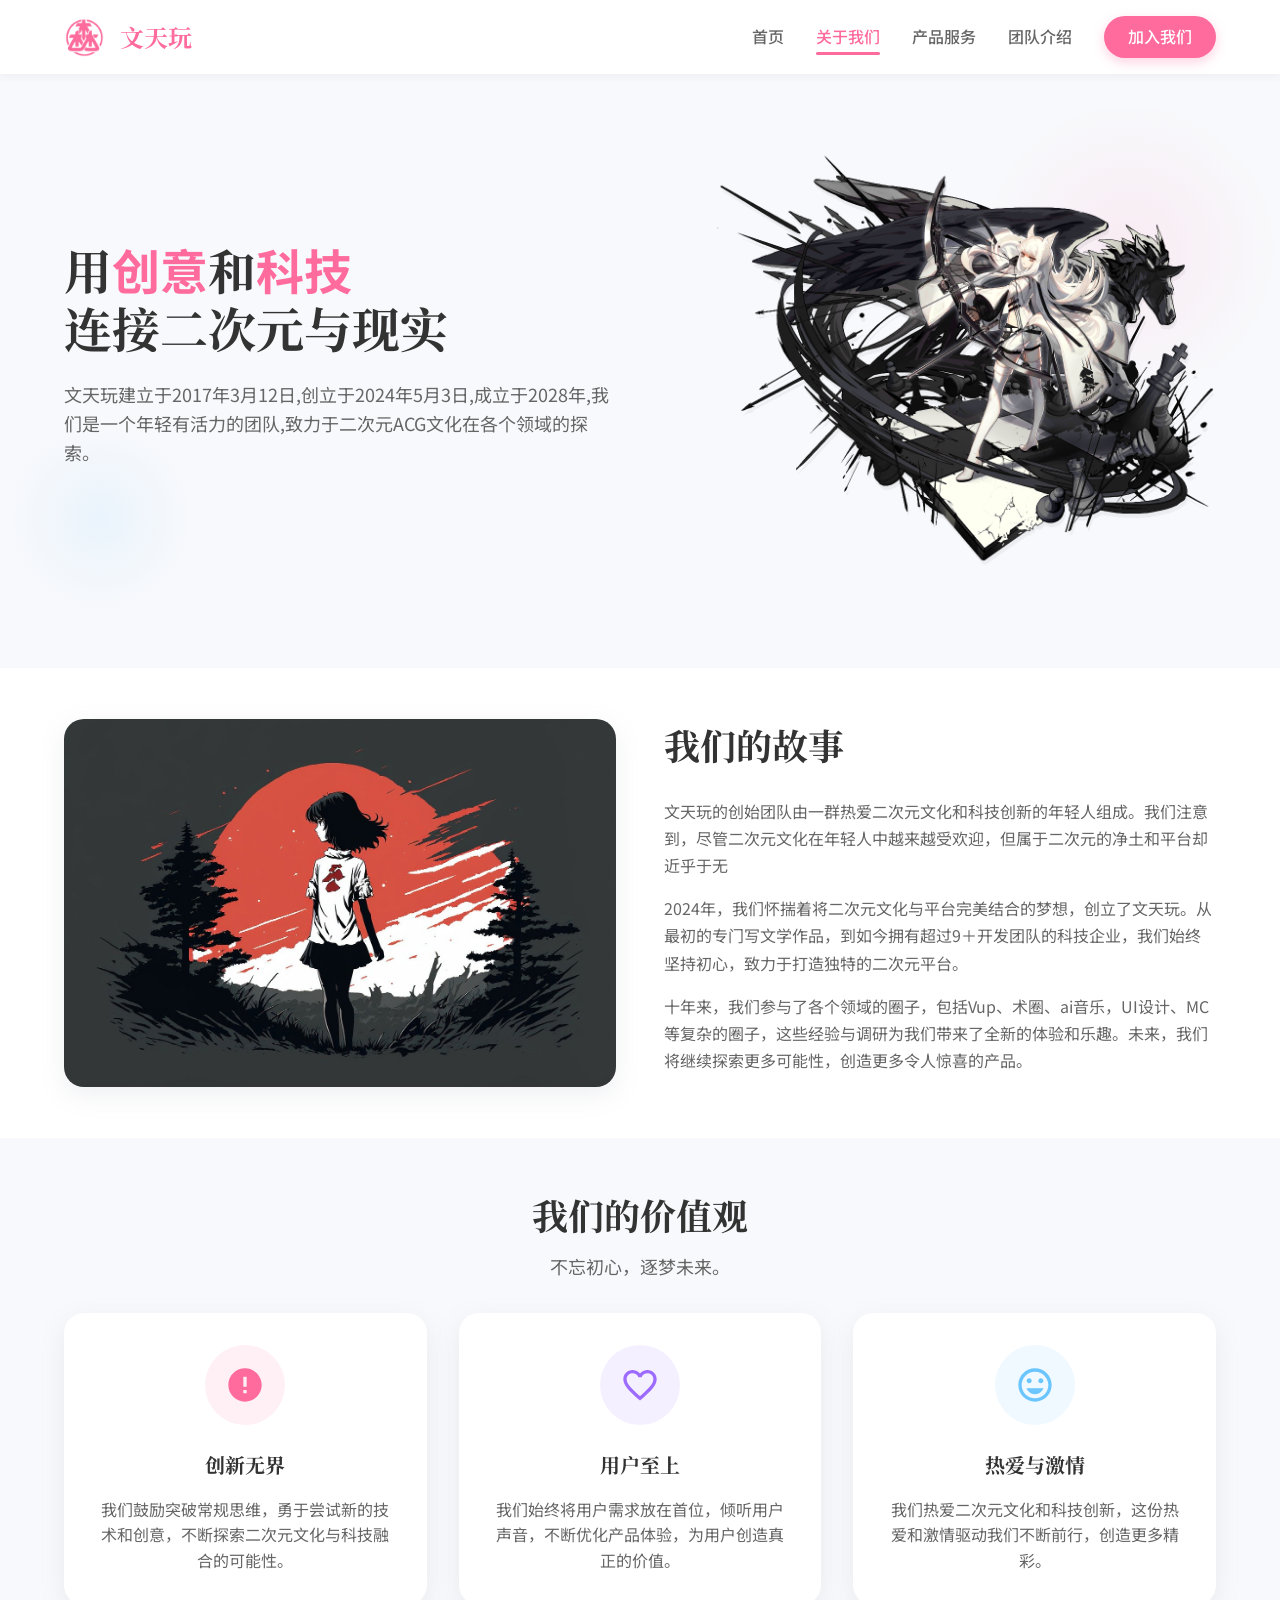
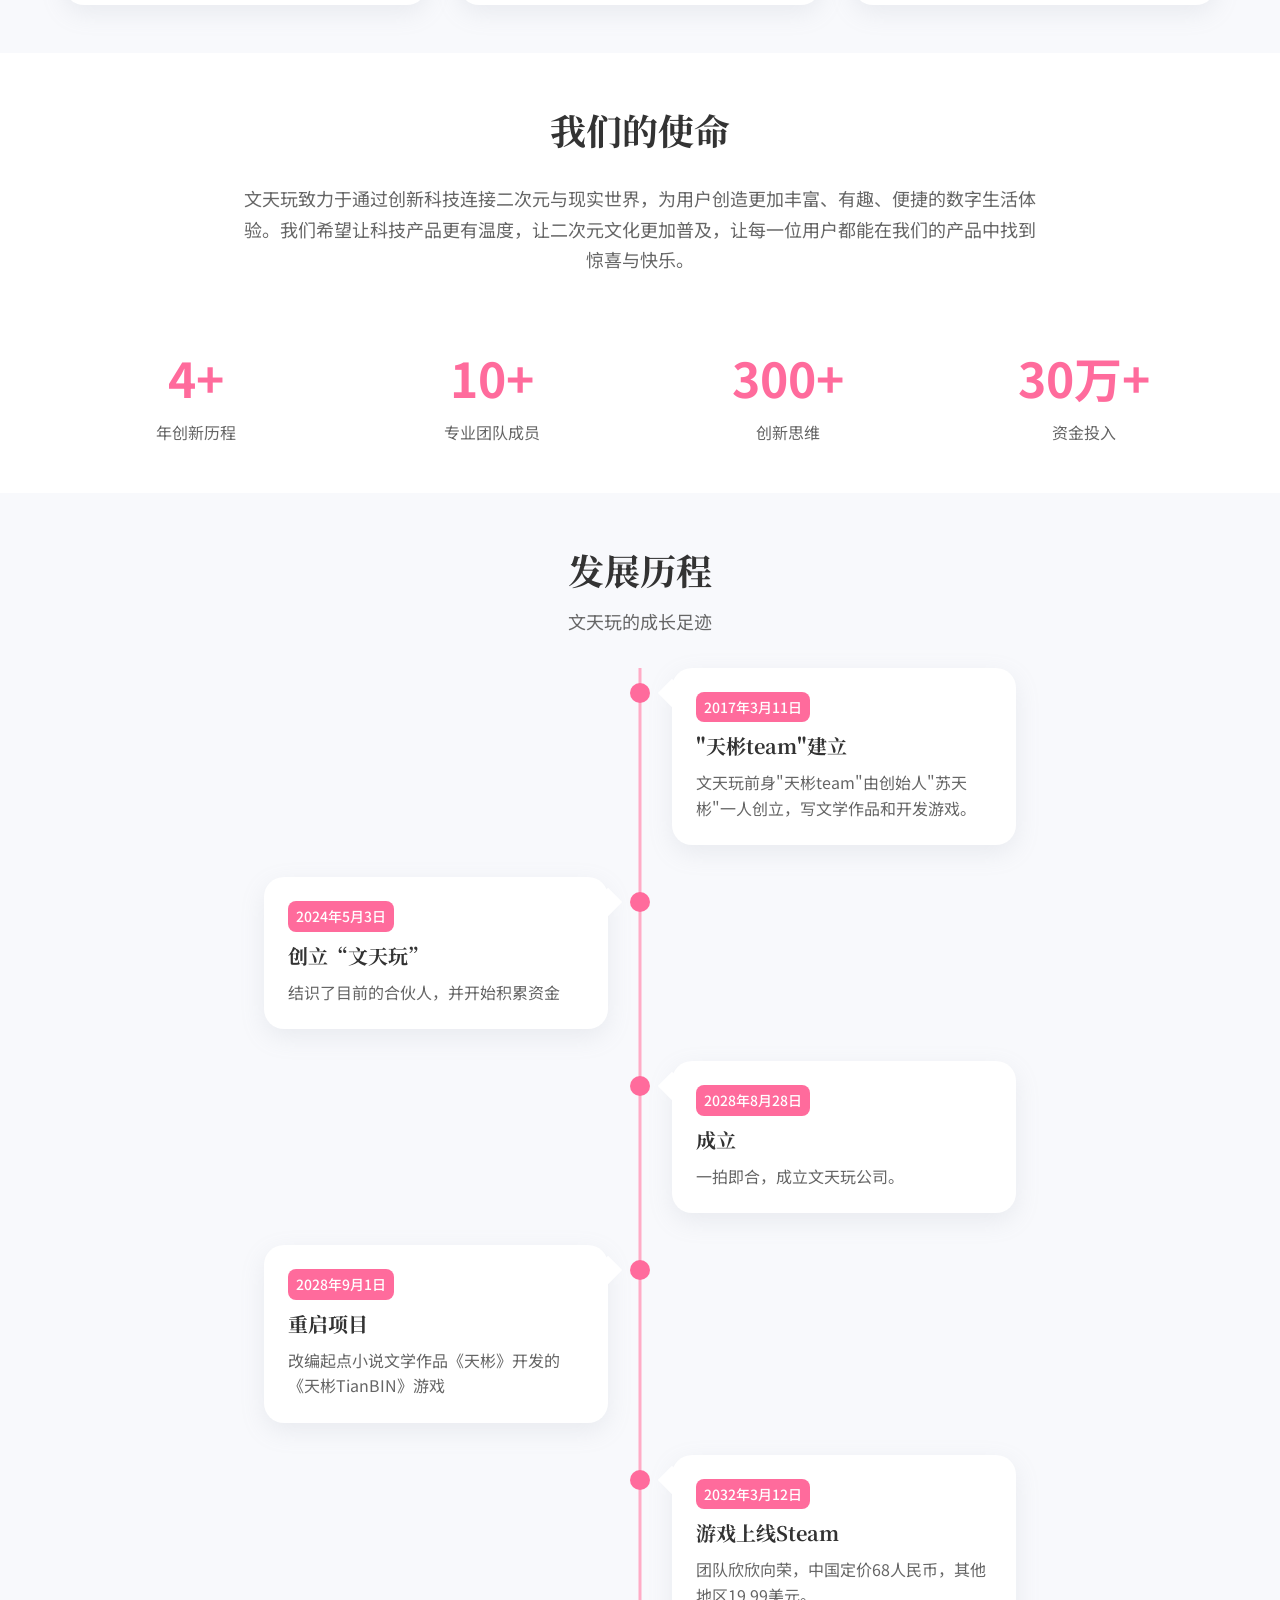
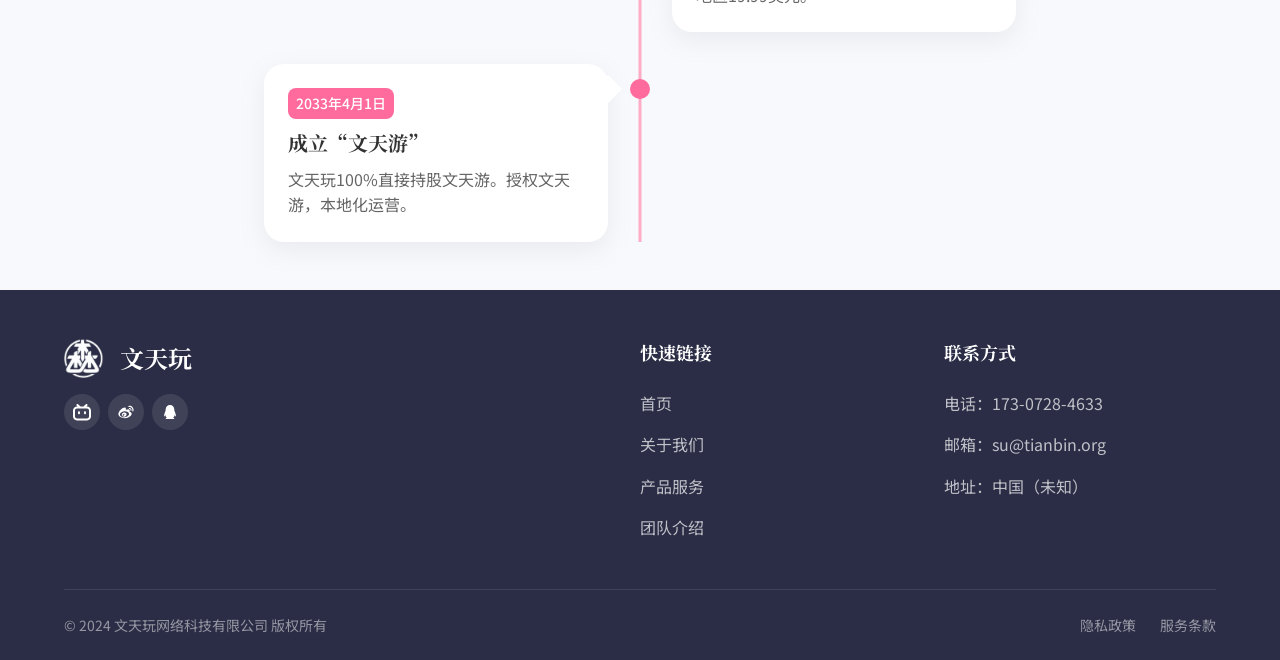
<file: about.html>
<!DOCTYPE html>
<html lang="zh-CN">

<head>
    <meta charset="UTF-8">
    <meta name="viewport" content="width=device-width, initial-scale=1.0">
    <title>关于我们 - 文天玩</title>
<meta name="description" content="我们是「天彬TianBIN」的制作团队!苏天彬，本名李文飞，字天彬，2008年2月29日出生于湖北天门，文天玩WenTianPlay与文天游WenTianYo发起创始人。为确保探险者获得安全、稳定的服务体验，现正式公布我们官方域名列表。请认准以下官方域名，谨防假冒。wentianplay.com、wentianplay.net、wentianwan.com、tianbin.net、wentianplays.com、bintian.net、wentianyo.com、wentianyou.com、tianbin.org，请探险者务必通过以上官方域名渠道访问，避免误入非官方的仿冒网站造成风险。【重要通知】关于文天玩WenTianPlay官方域名-2026年6月6日公示链接：https://mp.weixin.qq.com/s/GHPbKc7oHf6NkxRplnsqzg"/>
    <link rel="icon" href="img/logo.png" type="image/png">
    <link rel="apple-touch-icon" href="img/logo.png">
    <link href="https://fonts.googleapis.com/css2?family=Noto+Sans+SC:wght@400;500;700&family=Noto+Serif+SC:wght@400;600;700&display=swap" rel="stylesheet">
    <link rel="stylesheet" href="assets/css/style.css">
    <link rel="stylesheet" href="assets/css/components.css">
</head>

<body>
    <!-- 导航栏 -->
    <nav class="navbar">
        <div class="container navbar-container">
            <a href="index.html" class="logo">
        <img src="img/logo.png" alt="文天玩">
        <span class="logo-text">文天玩</span>
      </a>

            <div class="nav-menu">
                <div class="nav-links">
                    <a href="index.html" class="nav-link">首页</a>
                    <a href="about.html" class="nav-link active">关于我们</a>
                    <a href="products.html" class="nav-link">产品服务</a>
                    <a href="team.html" class="nav-link">团队介绍</a>
                </div>
                <a href="join.html" class="nav-button">加入我们</a>
            </div>

            <button class="mobile-nav-toggle">
        <svg viewBox="0 0 24 24" width="24" height="24">
          <path fill="currentColor" d="M3 18h18v-2H3v2zm0-5h18v-2H3v2zm0-7v2h18V6H3z"/>
        </svg>
      </button>
        </div>
    </nav>

    <!-- 关于我们英雄区 -->
    <section class="about-hero">
        <div class="decoration decoration-1"></div>
        <div class="decoration decoration-2"></div>

        <div class="container about-hero-container">
            <div class="about-hero-content">
                <h1 class="about-hero-title">用<span>创意</span>和<span>科技</span><br>连接二次元与现实</h1>
                <p class="about-hero-description">文天玩建立于2017年3月12日,创立于2024年5月3日,成立于2028年,我们是一个年轻有活力的团队,致力于二次元ACG文化在各个领域的探索。</p>
            </div>

            <div class="about-hero-image floating">
                <img src="img/zs2.png" alt="关于我们插图">
            </div>
        </div>
    </section>

    <!-- 我们的故事 -->
    <section class="about-story">
        <div class="container">
            <div class="about-story-container">
                <div class="about-story-image">
                    <img src="img/tu01.jpg" alt="公司故事">
                </div>

                <div class="about-story-content">
                    <h2>我们的故事</h2>
                    <p>文天玩的创始团队由一群热爱二次元文化和科技创新的年轻人组成。我们注意到，尽管二次元文化在年轻人中越来越受欢迎，但属于二次元的净土和平台却近乎于无</p>
                    <p>2024年，我们怀揣着将二次元文化与平台完美结合的梦想，创立了文天玩。从最初的专门写文学作品，到如今拥有超过9＋开发团队的科技企业，我们始终坚持初心，致力于打造独特的二次元平台。</p>
                    <p>十年来，我们参与了各个领域的圈子，包括Vup、术圈、ai音乐，UI设计、MC等复杂的圈子，这些经验与调研为我们带来了全新的体验和乐趣。未来，我们将继续探索更多可能性，创造更多令人惊喜的产品。</p>
                </div>
            </div>
        </div>
    </section>

    <!-- 我们的价值观 -->
    <section class="about-values">
        <div class="container">
            <div class="section-title">
                <h2>我们的价值观</h2>
                <p>不忘初心，逐梦未来。</p>
            </div>

            <div class="about-values-grid">
                <div class="value-card">
                    <div class="value-icon">
                        <svg viewBox="0 0 24 24" fill="currentColor" xmlns="http://www.w3.org/2000/svg">
              <path d="M12 2C6.48 2 2 6.48 2 12C2 17.52 6.48 22 12 22C17.52 22 22 17.52 22 12C22 6.48 17.52 2 12 2ZM13 17H11V15H13V17ZM13 13H11V7H13V13Z"/>
            </svg>
                    </div>
                    <h3 class="value-title">创新无界</h3>
                    <p class="value-description">我们鼓励突破常规思维，勇于尝试新的技术和创意，不断探索二次元文化与科技融合的可能性。</p>
                </div>

                <div class="value-card">
                    <div class="value-icon">
                        <svg viewBox="0 0 24 24" fill="currentColor" xmlns="http://www.w3.org/2000/svg">
              <path d="M16.5 3C14.76 3 13.09 3.81 12 5.09C10.91 3.81 9.24 3 7.5 3C4.42 3 2 5.42 2 8.5C2 12.28 5.4 15.36 10.55 20.04L12 21.35L13.45 20.03C18.6 15.36 22 12.28 22 8.5C22 5.42 19.58 3 16.5 3ZM12.1 18.55L12 18.65L11.9 18.55C7.14 14.24 4 11.39 4 8.5C4 6.5 5.5 5 7.5 5C9.04 5 10.54 5.99 11.07 7.36H12.94C13.46 5.99 14.96 5 16.5 5C18.5 5 20 6.5 20 8.5C20 11.39 16.86 14.24 12.1 18.55Z"/>
            </svg>
                    </div>
                    <h3 class="value-title">用户至上</h3>
                    <p class="value-description">我们始终将用户需求放在首位，倾听用户声音，不断优化产品体验，为用户创造真正的价值。</p>
                </div>

                <div class="value-card">
                    <div class="value-icon">
                        <svg viewBox="0 0 24 24" fill="currentColor" xmlns="http://www.w3.org/2000/svg">
              <path d="M11.99 2C6.47 2 2 6.48 2 12C2 17.52 6.47 22 11.99 22C17.52 22 22 17.52 22 12C22 6.48 17.52 2 11.99 2ZM12 20C7.58 20 4 16.42 4 12C4 7.58 7.58 4 12 4C16.42 4 20 7.58 20 12C20 16.42 16.42 20 12 20ZM15.5 11C16.33 11 17 10.33 17 9.5C17 8.67 16.33 8 15.5 8C14.67 8 14 8.67 14 9.5C14 10.33 14.67 11 15.5 11ZM8.5 11C9.33 11 10 10.33 10 9.5C10 8.67 9.33 8 8.5 8C7.67 8 7 8.67 7 9.5C7 10.33 7.67 11 8.5 11ZM12 17.5C14.33 17.5 16.31 16.04 17.11 14H6.89C7.69 16.04 9.67 17.5 12 17.5Z"/>
            </svg>
                    </div>
                    <h3 class="value-title">热爱与激情</h3>
                    <p class="value-description">我们热爱二次元文化和科技创新，这份热爱和激情驱动我们不断前行，创造更多精彩。</p>
                </div>
            </div>
        </div>
    </section>

    <!-- 我们的使命 -->
    <section class="about-mission">
        <div class="container">
            <div class="mission-container">
                <h2 class="mission-title">我们的使命</h2>
                <p class="mission-description">文天玩致力于通过创新科技连接二次元与现实世界，为用户创造更加丰富、有趣、便捷的数字生活体验。我们希望让科技产品更有温度，让二次元文化更加普及，让每一位用户都能在我们的产品中找到惊喜与快乐。</p>

                <div class="mission-stats">
                    <div class="stat-item">
                        <div class="stat-number">4+</div>
                        <div class="stat-label">年创新历程</div>
                    </div>

                    <div class="stat-item">
                        <div class="stat-number">10+</div>
                        <div class="stat-label">专业团队成员</div>
                    </div>

                    <div class="stat-item">
                        <div class="stat-number">300+</div>
                        <div class="stat-label">创新思维</div>
                    </div>

                    <div class="stat-item">
                        <div class="stat-number">30万+</div>
                        <div class="stat-label">资金投入</div>
                    </div>
                </div>
            </div>
        </div>
    </section>

    <!-- 发展历程 -->
    <section class="about-milestones">
        <div class="container">
            <div class="section-title">
                <h2>发展历程</h2>
                <p>文天玩的成长足迹</p>
            </div>

            <div class="timeline">
                <div class="timeline-item">
                    <div class="timeline-content">
                        <span class="timeline-year">2017年3月11日</span>
                        <h3 class="timeline-title">"天彬team"建立</h3>
                        <p class="timeline-description">文天玩前身"天彬team"由创始人"苏天彬"一人创立，写文学作品和开发游戏。</p>
                    </div>
                </div>

                <div class="timeline-item">
                    <div class="timeline-content">
                        <span class="timeline-year">2024年5月3日</span>
                        <h3 class="timeline-title">创立“文天玩”</h3>
                        <p class="timeline-description">结识了目前的合伙人，并开始积累资金</p>
                    </div>
                </div>

                <div class="timeline-item">
                    <div class="timeline-content">
                        <span class="timeline-year">2028年8月28日</span>
                        <h3 class="timeline-title">成立</h3>
                        <p class="timeline-description">一拍即合，成立文天玩公司。</p>
                    </div>
                </div>

                <div class="timeline-item">
                    <div class="timeline-content">
                        <span class="timeline-year">2028年9月1日</span>
                        <h3 class="timeline-title">重启项目</h3>
                        <p class="timeline-description">改编起点小说文学作品《天彬》开发的《天彬TianBIN》游戏</p>
                    </div>
                </div>

                <div class="timeline-item">
                    <div class="timeline-content">
                        <span class="timeline-year">2032年3月12日</span>
                        <h3 class="timeline-title">游戏上线Steam</h3>
                        <p class="timeline-description">团队欣欣向荣，中国定价68人民币，其他地区19.99美元。</p>
                    </div>
                </div>

                <div class="timeline-item">
                    <div class="timeline-content">
                        <span class="timeline-year">2033年4月1日</span>
                        <h3 class="timeline-title">成立“文天游”</h3>
                        <p class="timeline-description">文天玩100%直接持股文天游。授权文天游，本地化运营。</p>
                    </div>
                </div>
            </div>
        </div>
    </section>

    <!-- 页脚 -->
    <footer class="footer">
        <div class="container">
            <div class="footer-container">
                <div class="footer-info">
                    <div class="footer-logo">
                        <img src="img/logod.png" alt="文天玩">
                        <span class="footer-logo-text">文天玩</span>
                    </div>
                    <meta name="footer-description" content="我们是「天彬TianBIN」的制作团队!文天玩WenTianPlay创始人：苏天彬(本名:李文飞,2008年2月29日,湖北天门人,持股57%)、梦雕(本名:罗鼎洋,2006年3月31日,湖北荆州人,持股22%)、小皓(本名:洪文皓,2008年2月9日,湖北武汉人,持股21%)。【重要通知】关于我们的官方域名-2026年6月6日公示链接：https://mp.weixin.qq.com/s/GHPbKc7oHf6NkxRplnsqzg" />
                    <div class="footer-social">
                        <a href="https://space.bilibili.com/1387827953" class="footer-social-icon" target="_blank" rel="noopener noreferrer" title="哔哩哔哩">
              <svg viewBox="0 0 24 24" width="18" height="18">
                <path fill="currentColor" d="M17.813 4.653h.854c1.51.054 2.769.578 3.773 1.574 1.004.995 1.524 2.249 1.56 3.76v7.979c-.036 1.51-.556 2.769-1.56 3.773s-2.262 1.524-3.773 1.56H5.333c-1.51-.036-2.769-.556-3.773-1.56S.036 19.477 0 17.967V9.988c.036-1.511.556-2.765 1.56-3.76 1.004-.996 2.262-1.52 3.773-1.575h.774l-1.174-1.12a1.234 1.234 0 0 1-.373-.906c0-.356.124-.658.373-.907l.027-.027c.267-.249.573-.373.92-.373.347 0 .653.124.92.373L9.653 4.44c.071.071.134.142.187.213h4.267a.836.836 0 0 1 .16-.213l2.853-2.747c.267-.249.573-.373.92-.373.347 0 .662.151.929.4.267.249.391.551.391.907 0 .355-.124.657-.373.906L17.813 4.653zM5.333 7.24c-.746.018-1.373.276-1.88.773-.506.498-.769 1.13-.786 1.894v7.979c.018.764.28 1.395.786 1.893.507.498 1.134.756 1.88.773h13.334c.746-.017 1.373-.275 1.88-.773.506-.498.769-1.129.786-1.893V9.908c-.018-.765-.28-1.396-.786-1.894-.507-.498-1.134-.756-1.88-.774H5.333zM8 11.107c.373 0 .684.124.933.373.25.249.383.569.4.96v1.173c-.017.391-.15.711-.4.96-.249.25-.56.374-.933.374s-.684-.125-.933-.374c-.25-.249-.383-.569-.4-.96V12.44c.017-.391.15-.711.4-.96.249-.249.56-.373.933-.373zm8 0c.373 0 .684.124.933.373.25.249.383.569.4.96v1.173c-.017.391-.15.711-.4.96-.249.25-.56.374-.933.374s-.684-.125-.933-.374c-.25-.249-.383-.569-.4-.96V12.44c.017-.391.15-.711.4-.96.249-.249.56-.373.933-.373z"/>
              </svg>
            </a>
                        <a href="https://weibo.com/" class="footer-social-icon" target="_blank" rel="noopener noreferrer" title="微博">
              <img src="img/weibo.svg" width="18" height="18" alt="微博">
            </a>
                        <a href="https://wpa.qq.com/msgrd?v=3&uin=2185006560&site=qq&menu=yes" class="footer-social-icon" target="_blank" rel="noopener noreferrer" title="QQ">
              <img src="img/QQ.svg" width="18" height="18" alt="QQ">
            </a>
                    </div>
                </div>

                <div>
                    <h4 class="footer-title">快速链接</h4>
                    <div class="footer-links">
                        <a href="index.html" class="footer-link">首页</a>
                        <a href="about.html" class="footer-link">关于我们</a>
                        <a href="products.html" class="footer-link">产品服务</a>
                        <a href="team.html" class="footer-link">团队介绍</a>
                    </div>
                </div>

                <div>
                    <h4 class="footer-title">联系方式</h4>
                    <div class="footer-links">
                        <a class="footer-link">电话：173-0728-4633</a>
                        <a href="mailto:su@tianbin.org" class="footer-link">邮箱：su@tianbin.org</a>
                        <a class="footer-link">地址：中国（未知）</a>
                    </div>
                </div>
            </div>

            <div class="footer-bottom">
                <div class="footer-copyright">
                    <a class="footer-links" href="https://aiqicha.baidu.com/" target="_blank">© 2024 文天玩网络科技有限公司 版权所有</a>
                </div>
                <div class="footer-bottom-links">
                    <a href="#" class="footer-bottom-link">隐私政策</a>
                    <a href="#" class="footer-bottom-link">服务条款</a>
                </div>
            </div>
        </div>
    </footer>

    <script src="assets/js/main.js"></script>
</body>

</html>
</file>
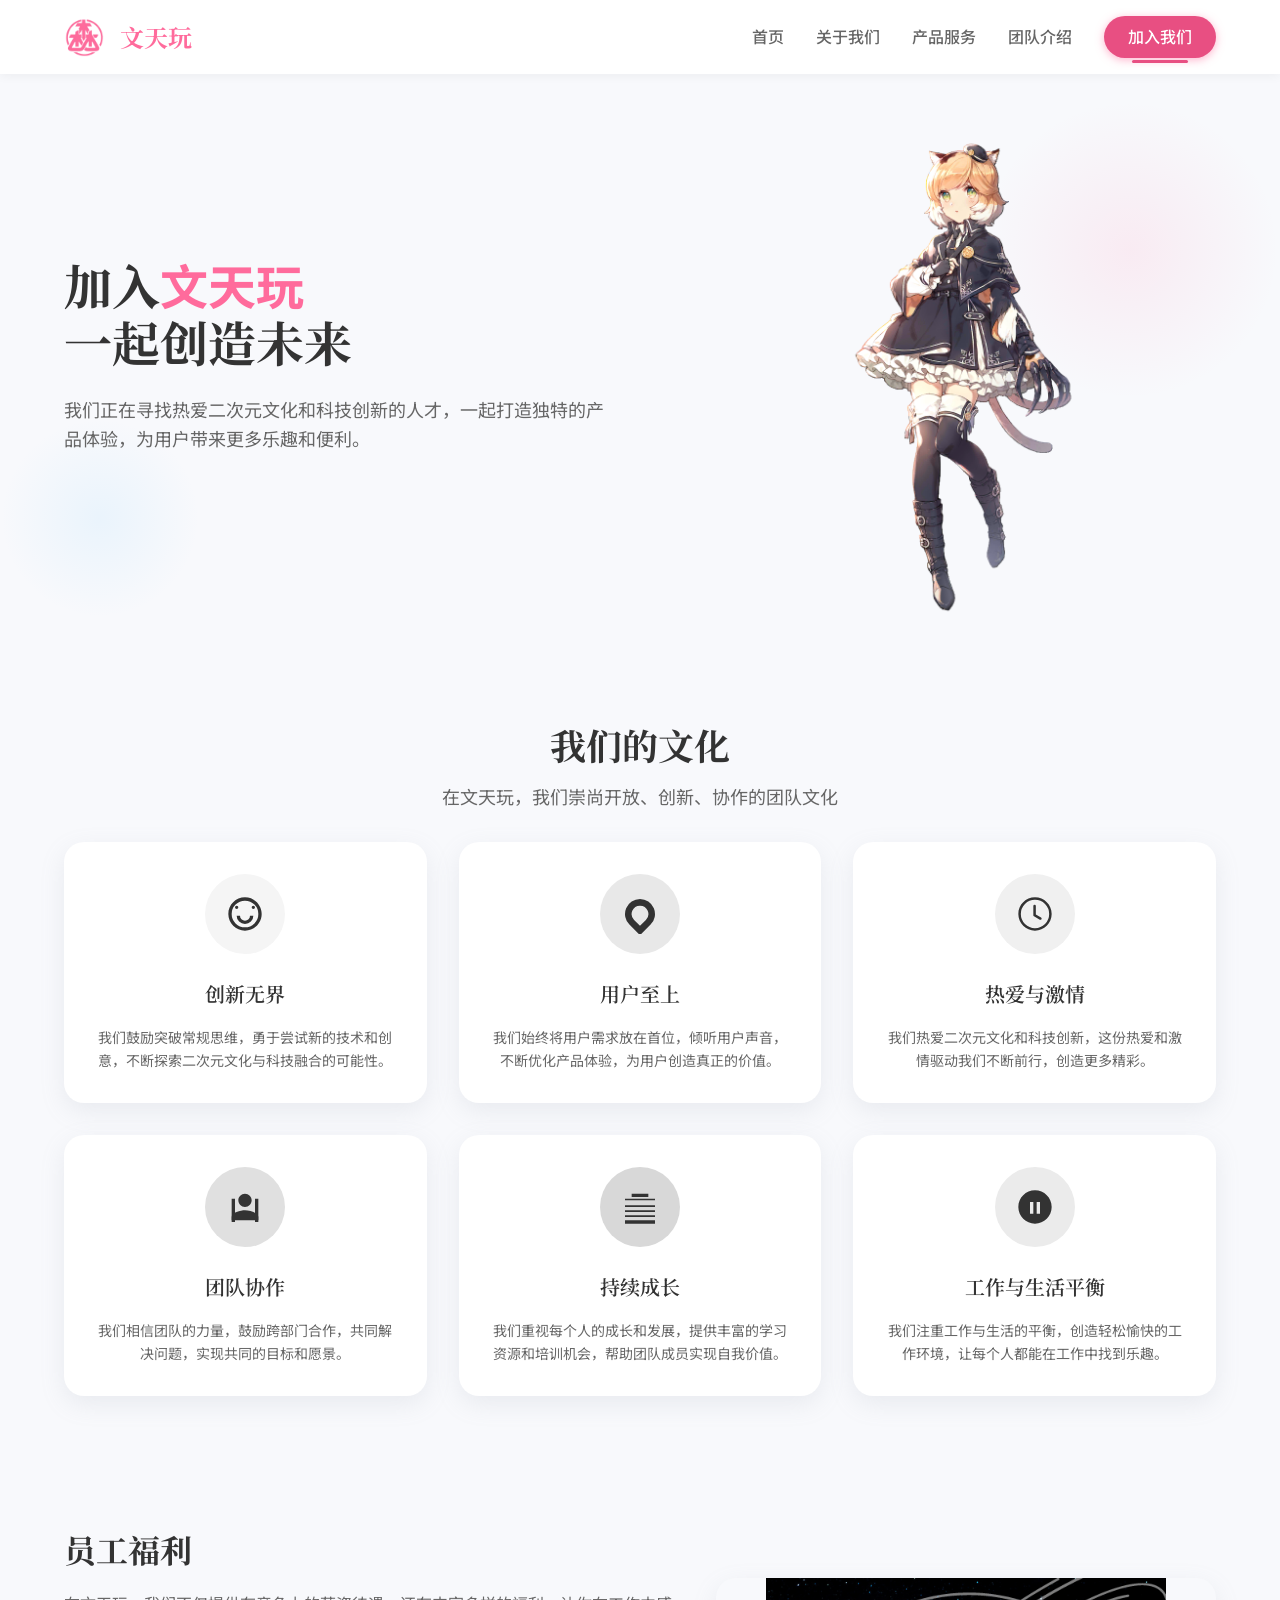
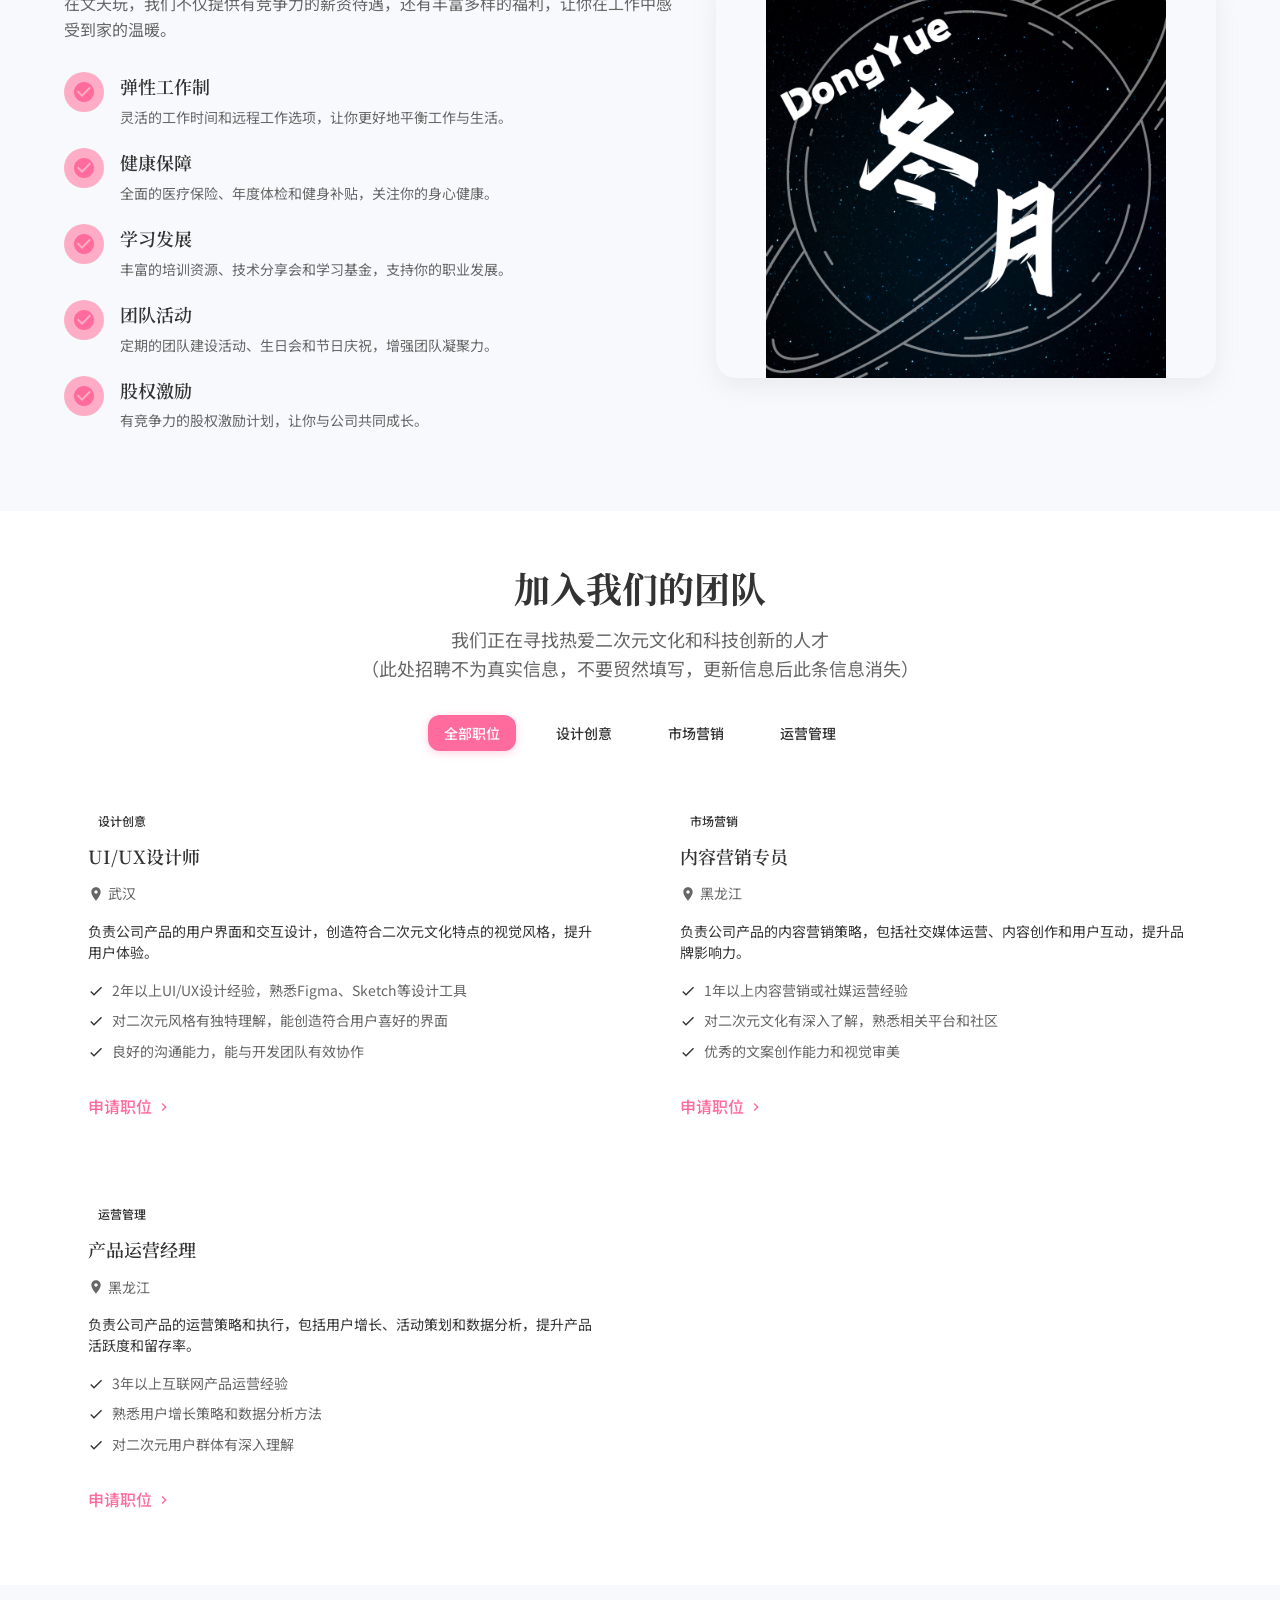
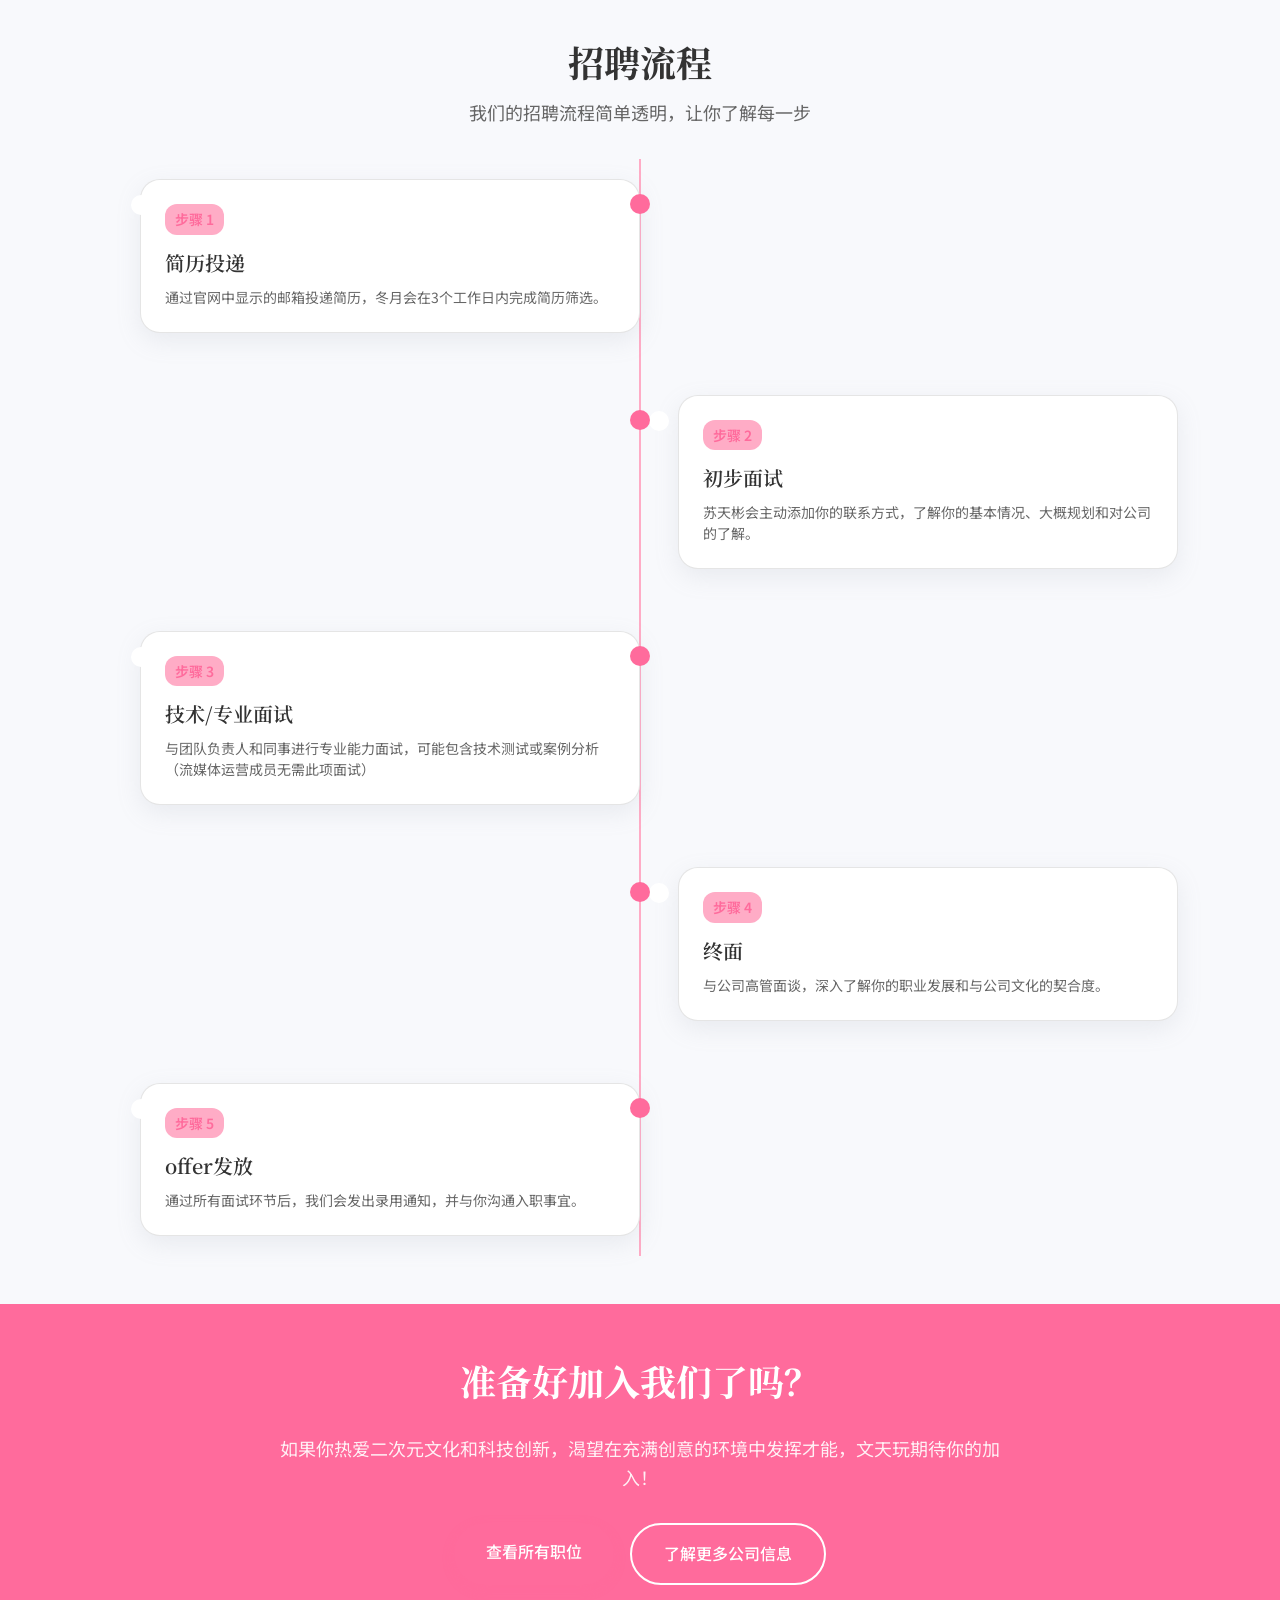
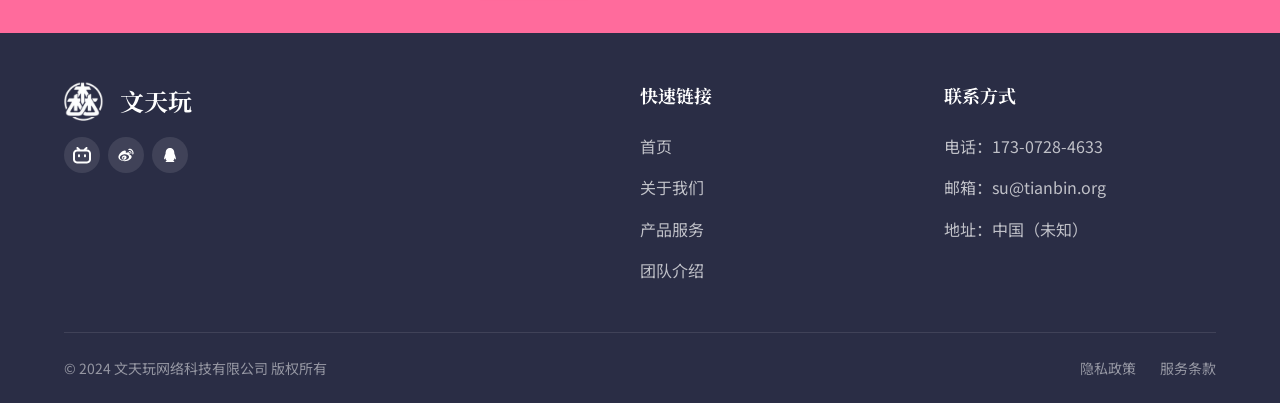
<file: join.html>
<!DOCTYPE html>
<html lang="zh-CN">

<head>
    <meta charset="UTF-8">
    <meta name="viewport" content="width=device-width, initial-scale=1.0">
    <title>加入我们 - 文天玩</title>
<meta name="description" content="我们是「天彬TianBIN」的制作团队!苏天彬，本名李文飞，字天彬，2008年2月29日出生于湖北天门，文天玩WenTianPlay与文天游WenTianYo发起创始人。为确保探险者获得安全、稳定的服务体验，现正式公布我们官方域名列表。请认准以下官方域名，谨防假冒。wentianplay.com、wentianplay.net、wentianwan.com、tianbin.net、wentianplays.com、bintian.net、wentianyo.com、wentianyou.com、tianbin.org，请探险者务必通过以上官方域名渠道访问，避免误入非官方的仿冒网站造成风险。【重要通知】关于文天玩WenTianPlay官方域名-2026年6月6日公示链接：https://mp.weixin.qq.com/s/GHPbKc7oHf6NkxRplnsqzg"/>
    <link rel="icon" href="img/logo.png" type="image/png">
    <link rel="apple-touch-icon" href="img/logo.png">
    <link href="https://fonts.googleapis.com/css2?family=Noto+Sans+SC:wght@400;500;700&family=Noto+Serif+SC:wght@400;600;700&display=swap" rel="stylesheet">
    <link rel="stylesheet" href="assets/css/style.css">
    <link rel="stylesheet" href="assets/css/components.css">
</head>

<body>
    <!-- 导航栏 -->
    <nav class="navbar">
        <div class="container navbar-container">
            <a href="index.html" class="logo">
        <img src="img/logo.png" alt="文天玩">
        <span class="logo-text">文天玩</span>
      </a>

            <div class="nav-menu">
                <div class="nav-links">
                    <a href="index.html" class="nav-link">首页</a>
                    <a href="about.html" class="nav-link">关于我们</a>
                    <a href="products.html" class="nav-link">产品服务</a>
                    <a href="team.html" class="nav-link">团队介绍</a>
                </div>
                <a href="join.html" class="nav-button active">加入我们</a>
            </div>

            <button class="mobile-nav-toggle">
        <svg viewBox="0 0 24 24" width="24" height="24">
          <path fill="currentColor" d="M3 18h18v-2H3v2zm0-5h18v-2H3v2zm0-7v2h18V6H3z"/>
        </svg>
      </button>
        </div>
    </nav>

    <!-- 加入我们英雄区 -->
    <section class="join-hero">
        <div class="decoration decoration-1"></div>
        <div class="decoration decoration-2"></div>

        <div class="container join-hero-container">
            <div class="join-hero-content">
                <h1 class="join-hero-title">加入<span>文天玩</span><br>一起创造未来</h1>
                <p class="join-hero-description">我们正在寻找热爱二次元文化和科技创新的人才，一起打造独特的产品体验，为用户带来更多乐趣和便利。</p>
            </div>

            <div class="join-hero-image floating">
                <img src="img/mei3.png" alt="加入我们插图">
            </div>
        </div>
    </section>

    <!-- 公司文化 -->
    <section class="culture-section">
        <div class="container">
            <div class="section-title">
                <h2>我们的文化</h2>
                <p>在文天玩，我们崇尚开放、创新、协作的团队文化</p>
            </div>

            <div class="culture-grid">
                <div class="culture-card">
                    <div class="culture-icon">
                        <svg viewBox="0 0 24 24" fill="currentColor" xmlns="http://www.w3.org/2000/svg">
              <path d="M12 22C6.477 22 2 17.523 2 12S6.477 2 12 2s10 4.477 10 10-4.477 10-10 10zm0-2a8 8 0 100-16 8 8 0 000 16zm-5-7h2a3 3 0 006 0h2a5 5 0 01-10 0z"/>
              <path d="M7 9a1 1 0 110-2 1 1 0 010 2zm10 0a1 1 0 110-2 1 1 0 010 2z"/>
            </svg>
                    </div>
                    <h3 class="culture-title">创新无界</h3>
                    <p class="culture-description">我们鼓励突破常规思维，勇于尝试新的技术和创意，不断探索二次元文化与科技融合的可能性。</p>
                </div>

                <div class="culture-card">
                    <div class="culture-icon">
                        <svg viewBox="0 0 24 24" fill="currentColor" xmlns="http://www.w3.org/2000/svg">
              <path d="M12 3a9 9 0 016.36 15.36l-5.65 5.65a1 1 0 01-1.42 0l-5.65-5.65A9 9 0 0112 3zm0 4a5 5 0 00-3.54 8.54l3.54 3.54 3.54-3.54A5 5 0 0012 7z"/>
            </svg>
                    </div>
                    <h3 class="culture-title">用户至上</h3>
                    <p class="culture-description">我们始终将用户需求放在首位，倾听用户声音，不断优化产品体验，为用户创造真正的价值。</p>
                </div>

                <div class="culture-card">
                    <div class="culture-icon">
                        <svg viewBox="0 0 24 24" fill="currentColor" xmlns="http://www.w3.org/2000/svg">
              <path d="M12.5 7.25a.75.75 0 00-1.5 0v5.5c0 .27.144.518.378.651l3.5 2a.75.75 0 00.744-1.302L12.5 12.315V7.25z"/>
              <path fill-rule="evenodd" d="M12 2C6.477 2 2 6.477 2 12s4.477 10 10 10 10-4.477 10-10S17.523 2 12 2zM3.5 12a8.5 8.5 0 1117 0 8.5 8.5 0 01-17 0z"/>
            </svg>
                    </div>
                    <h3 class="culture-title">热爱与激情</h3>
                    <p class="culture-description">我们热爱二次元文化和科技创新，这份热爱和激情驱动我们不断前行，创造更多精彩。</p>
                </div>

                <div class="culture-card">
                    <div class="culture-icon">
                        <svg viewBox="0 0 24 24" fill="currentColor" xmlns="http://www.w3.org/2000/svg">
              <path d="M12 12c2.21 0 4-1.79 4-4s-1.79-4-4-4-4 1.79-4 4 1.79 4 4 4zm0 2c-2.67 0-8 1.34-8 4v2h16v-2c0-2.66-5.33-4-8-4z"/>
              <path d="M18 7h2v14h-2zM4 7h2v14H4z"/>
            </svg>
                    </div>
                    <h3 class="culture-title">团队协作</h3>
                    <p class="culture-description">我们相信团队的力量，鼓励跨部门合作，共同解决问题，实现共同的目标和愿景。</p>
                </div>

                <div class="culture-card">
                    <div class="culture-icon">
                        <svg viewBox="0 0 24 24" fill="currentColor" xmlns="http://www.w3.org/2000/svg">
              <path d="M21,8H3V7h18V8z M21,11H3v1h18V11z M21,14H3v1h18V14z M21,17H3v1h18V17z"/>
              <path d="M7,4h10v2H7V4z M3,20h18v2H3V20z"/>
            </svg>
                    </div>
                    <h3 class="culture-title">持续成长</h3>
                    <p class="culture-description">我们重视每个人的成长和发展，提供丰富的学习资源和培训机会，帮助团队成员实现自我价值。</p>
                </div>

                <div class="culture-card">
                    <div class="culture-icon">
                        <svg viewBox="0 0 24 24" fill="currentColor" xmlns="http://www.w3.org/2000/svg">
              <path d="M12 2C6.5 2 2 6.5 2 12s4.5 10 10 10 10-4.5 10-10S17.5 2 12 2zm-1 14H9V9h2v7zm4 0h-2V9h2v7z"/>
            </svg>
                    </div>
                    <h3 class="culture-title">工作与生活平衡</h3>
                    <p class="culture-description">我们注重工作与生活的平衡，创造轻松愉快的工作环境，让每个人都能在工作中找到乐趣。</p>
                </div>
            </div>
        </div>
    </section>

    <!--  -->
    <section class="benefits-section">
        <div class="container benefits-container">
            <div class="benefits-content">
                <h2>员工福利</h2>
                <p>在文天玩，我们不仅提供有竞争力的薪资待遇，还有丰富多样的福利，让你在工作中感受到家的温暖。</p>

                <div class="benefits-list">
                    <div class="benefit-item">
                        <div class="benefit-icon">
                            <svg viewBox="0 0 24 24" fill="currentColor" xmlns="http://www.w3.org/2000/svg">
                <path d="M12 2C6.48 2 2 6.48 2 12C2 17.52 6.48 22 12 22C17.52 22 22 17.52 22 12C22 6.48 17.52 2 12 2ZM10 17L5 12L6.41 10.59L10 14.17L17.59 6.58L19 8L10 17Z"/>
              </svg>
                        </div>
                        <div class="benefit-text">
                            <h4>弹性工作制</h4>
                            <p>灵活的工作时间和远程工作选项，让你更好地平衡工作与生活。</p>
                        </div>
                    </div>

                    <div class="benefit-item">
                        <div class="benefit-icon">
                            <svg viewBox="0 0 24 24" fill="currentColor" xmlns="http://www.w3.org/2000/svg">
                <path d="M12 2C6.48 2 2 6.48 2 12C2 17.52 6.48 22 12 22C17.52 22 22 17.52 22 12C22 6.48 17.52 2 12 2ZM10 17L5 12L6.41 10.59L10 14.17L17.59 6.58L19 8L10 17Z"/>
              </svg>
                        </div>
                        <div class="benefit-text">
                            <h4>健康保障</h4>
                            <p>全面的医疗保险、年度体检和健身补贴，关注你的身心健康。</p>
                        </div>
                    </div>

                    <div class="benefit-item">
                        <div class="benefit-icon">
                            <svg viewBox="0 0 24 24" fill="currentColor" xmlns="http://www.w3.org/2000/svg">
                <path d="M12 2C6.48 2 2 6.48 2 12C2 17.52 6.48 22 12 22C17.52 22 22 17.52 22 12C22 6.48 17.52 2 12 2ZM10 17L5 12L6.41 10.59L10 14.17L17.59 6.58L19 8L10 17Z"/>
              </svg>
                        </div>
                        <div class="benefit-text">
                            <h4>学习发展</h4>
                            <p>丰富的培训资源、技术分享会和学习基金，支持你的职业发展。</p>
                        </div>
                    </div>

                    <div class="benefit-item">
                        <div class="benefit-icon">
                            <svg viewBox="0 0 24 24" fill="currentColor" xmlns="http://www.w3.org/2000/svg">
                <path d="M12 2C6.48 2 2 6.48 2 12C2 17.52 6.48 22 12 22C17.52 22 22 17.52 22 12C22 6.48 17.52 2 12 2ZM10 17L5 12L6.41 10.59L10 14.17L17.59 6.58L19 8L10 17Z"/>
              </svg>
                        </div>
                        <div class="benefit-text">
                            <h4>团队活动</h4>
                            <p>定期的团队建设活动、生日会和节日庆祝，增强团队凝聚力。</p>
                        </div>
                    </div>

                    <div class="benefit-item">
                        <div class="benefit-icon">
                            <svg viewBox="0 0 24 24" fill="currentColor" xmlns="http://www.w3.org/2000/svg">
                <path d="M12 2C6.48 2 2 6.48 2 12C2 17.52 6.48 22 12 22C17.52 22 22 17.52 22 12C22 6.48 17.52 2 12 2ZM10 17L5 12L6.41 10.59L10 14.17L17.59 6.58L19 8L10 17Z"/>
              </svg>
                        </div>
                        <div class="benefit-text">
                            <h4>股权激励</h4>
                            <p>有竞争力的股权激励计划，让你与公司共同成长。</p>
                        </div>
                    </div>
                </div>
            </div>

            <div class="benefits-image">
                <img src="img/dongyue.png" alt="员工福利">
            </div>
        </div>
    </section>

    <!-- 职位列表 -->
    <section class="job-section">
        <div class="container">
            <div class="section-title">
                <h2>加入我们的团队</h2>
                <p>我们正在寻找热爱二次元文化和科技创新的人才<br>（此处招聘不为真实信息，不要贸然填写，更新信息后此条信息消失）</p>
            </div>

            <div class="job-filters">
                <button class="filter-button active" data-filter="all">全部职位</button>
                <button class="filter-button" data-filter="design">设计创意</button>
                <button class="filter-button" data-filter="marketing">市场营销</button>
                <button class="filter-button" data-filter="operation">运营管理</button>
            </div>

            <div class="job-grid">
                <div class="job-card" data-category="design">
                    <div class="job-tag">设计创意</div>
                    <h3 class="job-title">UI/UX设计师</h3>
                    <div class="job-location">
                        <svg viewBox="0 0 24 24" width="16" height="16">
              <path fill="currentColor" d="M12 2C8.13 2 5 5.13 5 9c0 5.25 7 13 7 13s7-7.75 7-13c0-3.87-3.13-7-7-7zm0 9.5c-1.38 0-2.5-1.12-2.5-2.5s1.12-2.5 2.5-2.5 2.5 1.12 2.5 2.5-1.12 2.5-2.5 2.5z"/>
            </svg> 武汉 
                    </div>
                    <p class="job-description">负责公司产品的用户界面和交互设计，创造符合二次元文化特点的视觉风格，提升用户体验。</p>
                    <div class="job-requirements">
                        <div class="job-requirement">
                            <svg viewBox="0 0 24 24" width="16" height="16">
                <path fill="currentColor" d="M9 16.17L4.83 12l-1.42 1.41L9 19 21 7l-1.41-1.41z"/>
              </svg>
                            <p>2年以上UI/UX设计经验，熟悉Figma、Sketch等设计工具</p>
                        </div>
                        <div class="job-requirement">
                            <svg viewBox="0 0 24 24" width="16" height="16">
                <path fill="currentColor" d="M9 16.17L4.83 12l-1.42 1.41L9 19 21 7l-1.41-1.41z"/>
              </svg>
                            <p>对二次元风格有独特理解，能创造符合用户喜好的界面</p>
                        </div>
                        <div class="job-requirement">
                            <svg viewBox="0 0 24 24" width="16" height="16">
                <path fill="currentColor" d="M9 16.17L4.83 12l-1.42 1.41L9 19 21 7l-1.41-1.41z"/>
              </svg>
                            <p>良好的沟通能力，能与开发团队有效协作</p>
                        </div>
                    </div>
                    <a href="#" class="job-link">
            申请职位
            <svg viewBox="0 0 24 24" width="16" height="16">
              <path fill="currentColor" d="M8.59 16.59L13.17 12 8.59 7.41 10 6l6 6-6 6-1.41-1.41z"/>
            </svg>
          </a>
                </div>

                <div class="job-card" data-category="marketing">
                    <div class="job-tag">市场营销</div>
                    <h3 class="job-title">内容营销专员</h3>
                    <div class="job-location">
                        <svg viewBox="0 0 24 24" width="16" height="16">
              <path fill="currentColor" d="M12 2C8.13 2 5 5.13 5 9c0 5.25 7 13 7 13s7-7.75 7-13c0-3.87-3.13-7-7-7zm0 9.5c-1.38 0-2.5-1.12-2.5-2.5s1.12-2.5 2.5-2.5 2.5 1.12 2.5 2.5-1.12 2.5-2.5 2.5z"/>
            </svg> 黑龙江 
                    </div>
                    <p class="job-description">负责公司产品的内容营销策略，包括社交媒体运营、内容创作和用户互动，提升品牌影响力。</p>
                    <div class="job-requirements">
                        <div class="job-requirement">
                            <svg viewBox="0 0 24 24" width="16" height="16">
                <path fill="currentColor" d="M9 16.17L4.83 12l-1.42 1.41L9 19 21 7l-1.41-1.41z"/>
              </svg>
                            <p>1年以上内容营销或社媒运营经验</p>
                        </div>
                        <div class="job-requirement">
                            <svg viewBox="0 0 24 24" width="16" height="16">
                <path fill="currentColor" d="M9 16.17L4.83 12l-1.42 1.41L9 19 21 7l-1.41-1.41z"/>
              </svg>
                            <p>对二次元文化有深入了解，熟悉相关平台和社区</p>
                        </div>
                        <div class="job-requirement">
                            <svg viewBox="0 0 24 24" width="16" height="16">
                <path fill="currentColor" d="M9 16.17L4.83 12l-1.42 1.41L9 19 21 7l-1.41-1.41z"/>
              </svg>
                            <p>优秀的文案创作能力和视觉审美</p>
                        </div>
                    </div>
                    <a href="#" class="job-link">
            申请职位
            <svg viewBox="0 0 24 24" width="16" height="16">
              <path fill="currentColor" d="M8.59 16.59L13.17 12 8.59 7.41 10 6l6 6-6 6-1.41-1.41z"/>
            </svg>
          </a>
                </div>

                <div class="job-card" data-category="operation">
                    <div class="job-tag">运营管理</div>
                    <h3 class="job-title">产品运营经理</h3>
                    <div class="job-location">
                        <svg viewBox="0 0 24 24" width="16" height="16">
              <path fill="currentColor" d="M12 2C8.13 2 5 5.13 5 9c0 5.25 7 13 7 13s7-7.75 7-13c0-3.87-3.13-7-7-7zm0 9.5c-1.38 0-2.5-1.12-2.5-2.5s1.12-2.5 2.5-2.5 2.5 1.12 2.5 2.5-1.12 2.5-2.5 2.5z"/>
            </svg> 黑龙江 
                    </div>
                    <p class="job-description">负责公司产品的运营策略和执行，包括用户增长、活动策划和数据分析，提升产品活跃度和留存率。</p>
                    <div class="job-requirements">
                        <div class="job-requirement">
                            <svg viewBox="0 0 24 24" width="16" height="16">
                <path fill="currentColor" d="M9 16.17L4.83 12l-1.42 1.41L9 19 21 7l-1.41-1.41z"/>
              </svg>
                            <p>3年以上互联网产品运营经验</p>
                        </div>
                        <div class="job-requirement">
                            <svg viewBox="0 0 24 24" width="16" height="16">
                <path fill="currentColor" d="M9 16.17L4.83 12l-1.42 1.41L9 19 21 7l-1.41-1.41z"/>
              </svg>
                            <p>熟悉用户增长策略和数据分析方法</p>
                        </div>
                        <div class="job-requirement">
                            <svg viewBox="0 0 24 24" width="16" height="16">
                <path fill="currentColor" d="M9 16.17L4.83 12l-1.42 1.41L9 19 21 7l-1.41-1.41z"/>
              </svg>
                            <p>对二次元用户群体有深入理解</p>
                        </div>
                    </div>
                    <a href="#" class="job-link">
            申请职位
            <svg viewBox="0 0 24 24" width="16" height="16">
              <path fill="currentColor" d="M8.59 16.59L13.17 12 8.59 7.41 10 6l6 6-6 6-1.41-1.41z"/>
            </svg>
          </a>
                </div>
            </div>
        </div>
    </section>

    <!-- 招聘流程 -->
    <section class="process-section">
        <div class="container">
            <div class="section-title">
                <h2>招聘流程</h2>
                <p>我们的招聘流程简单透明，让你了解每一步</p>
            </div>

            <div class="process-steps">
                <div class="process-step">
                    <div class="process-content">
                        <span class="process-number">步骤 1</span>
                        <h3 class="process-title">简历投递</h3>
                        <p class="process-description">通过官网中显示的邮箱投递简历，冬月会在3个工作日内完成简历筛选。</p>
                    </div>
                </div>

                <div class="process-step">
                    <div class="process-content">
                        <span class="process-number">步骤 2</span>
                        <h3 class="process-title">初步面试</h3>
                        <p class="process-description">苏天彬会主动添加你的联系方式，了解你的基本情况、大概规划和对公司的了解。</p>
                    </div>
                </div>

                <div class="process-step">
                    <div class="process-content">
                        <span class="process-number">步骤 3</span>
                        <h3 class="process-title">技术/专业面试</h3>
                        <p class="process-description">与团队负责人和同事进行专业能力面试，可能包含技术测试或案例分析（流媒体运营成员无需此项面试）</p>
                    </div>
                </div>

                <div class="process-step">
                    <div class="process-content">
                        <span class="process-number">步骤 4</span>
                        <h3 class="process-title">终面</h3>
                        <p class="process-description">与公司高管面谈，深入了解你的职业发展和与公司文化的契合度。</p>
                    </div>
                </div>

                <div class="process-step">
                    <div class="process-content">
                        <span class="process-number">步骤 5</span>
                        <h3 class="process-title">offer发放</h3>
                        <p class="process-description">通过所有面试环节后，我们会发出录用通知，并与你沟通入职事宜。</p>
                    </div>
                </div>
            </div>
        </div>
    </section>

    <!-- 号召性用语 -->
    <section class="cta-section">
        <div class="container cta-container">
            <h2 class="cta-title">准备好加入我们了吗？</h2>
            <p class="cta-description">如果你热爱二次元文化和科技创新，渴望在充满创意的环境中发挥才能，文天玩期待你的加入！</p>
            <div class="cta-buttons">
                <a href="#" class="button-primary">查看所有职位</a>
                <a href="#" class="button-outline">了解更多公司信息</a>
            </div>
        </div>
    </section>

    <!-- 页脚 -->
    <footer class="footer">
        <div class="container">
            <div class="footer-container">
                <div class="footer-info">
                    <div class="footer-logo">
                        <img src="img/logod.png" alt="文天玩">
                        <span class="footer-logo-text">文天玩</span>
                    </div>
                    <meta name="footer-description" content="我们是「天彬TianBIN」的制作团队!文天玩WenTianPlay创始人：苏天彬(本名:李文飞,2008年2月29日,湖北天门人,持股57%)、梦雕(本名:罗鼎洋,2006年3月31日,湖北荆州人,持股22%)、小皓(本名:洪文皓,2008年2月9日,湖北武汉人,持股21%)。【重要通知】关于我们的官方域名-2026年6月6日公示链接：https://mp.weixin.qq.com/s/GHPbKc7oHf6NkxRplnsqzg" />
                    <div class="footer-social">
                        <a href="https://space.bilibili.com/1387827953" class="footer-social-icon" target="_blank" rel="noopener noreferrer" title="哔哩哔哩">
              <svg viewBox="0 0 24 24" width="18" height="18">
                <path fill="currentColor" d="M17.813 4.653h.854c1.51.054 2.769.578 3.773 1.574 1.004.995 1.524 2.249 1.56 3.76v7.979c-.036 1.51-.556 2.769-1.56 3.773s-2.262 1.524-3.773 1.56H5.333c-1.51-.036-2.769-.556-3.773-1.56S.036 19.477 0 17.967V9.988c.036-1.511.556-2.765 1.56-3.76 1.004-.996 2.262-1.52 3.773-1.575h.774l-1.174-1.12a1.234 1.234 0 0 1-.373-.906c0-.356.124-.658.373-.907l.027-.027c.267-.249.573-.373.92-.373.347 0 .653.124.92.373L9.653 4.44c.071.071.134.142.187.213h4.267a.836.836 0 0 1 .16-.213l2.853-2.747c.267-.249.573-.373.92-.373.347 0 .662.151.929.4.267.249.391.551.391.907 0 .355-.124.657-.373.906L17.813 4.653zM5.333 7.24c-.746.018-1.373.276-1.88.773-.506.498-.769 1.13-.786 1.894v7.979c.018.764.28 1.395.786 1.893.507.498 1.134.756 1.88.773h13.334c.746-.017 1.373-.275 1.88-.773.506-.498.769-1.129.786-1.893V9.908c-.018-.765-.28-1.396-.786-1.894-.507-.498-1.134-.756-1.88-.774H5.333zM8 11.107c.373 0 .684.124.933.373.25.249.383.569.4.96v1.173c-.017.391-.15.711-.4.96-.249.25-.56.374-.933.374s-.684-.125-.933-.374c-.25-.249-.383-.569-.4-.96V12.44c.017-.391.15-.711.4-.96.249-.249.56-.373.933-.373zm8 0c.373 0 .684.124.933.373.25.249.383.569.4.96v1.173c-.017.391-.15.711-.4.96-.249.25-.56.374-.933.374s-.684-.125-.933-.374c-.25-.249-.383-.569-.4-.96V12.44c.017-.391.15-.711.4-.96.249-.249.56-.373.933-.373z"/>
              </svg>
            </a>
                        <a href="https://weibo.com" class="footer-social-icon" target="_blank" rel="noopener noreferrer" title="微博">
              <img src="img/weibo.svg" width="18" height="18" alt="微博">
            </a>
                        <a href="https://wpa.qq.com/msgrd?v=3&uin=2185006560&site=qq&menu=yes" class="footer-social-icon" target="_blank" rel="noopener noreferrer" title="QQ">
              <img src="img/QQ.svg" width="18" height="18" alt="QQ">
            </a>
                    </div>
                </div>

                <div>
                    <h4 class="footer-title">快速链接</h4>
                    <div class="footer-links">
                        <a href="index.html" class="footer-link">首页</a>
                        <a href="about.html" class="footer-link">关于我们</a>
                        <a href="products.html" class="footer-link">产品服务</a>
                        <a href="team.html" class="footer-link">团队介绍</a>
                    </div>
                </div>

                <div>
                    <h4 class="footer-title">联系方式</h4>
                    <div class="footer-links">
                        <a class="footer-link">电话：173-0728-4633</a>
                        <a href="mailto:su@tianbin.org" class="footer-link">邮箱：su@tianbin.org</a>
                        <a class="footer-link">地址：中国（未知）</a>
                    </div>
                </div>
            </div>

            <div class="footer-bottom">
                <div class="footer-copyright">
                    <a class="footer-links" href="https://aiqicha.baidu.com" target="_blank">© 2024 文天玩网络科技有限公司 版权所有</a>
                </div>
                <div class="footer-bottom-links">
                    <a href="#" class="footer-bottom-link">隐私政策</a>
                    <a href="#" class="footer-bottom-link">服务条款</a>
                </div>
            </div>
        </div>
    </footer>

    <script src="assets/js/main.js"></script>
</body>

</html>
</file>
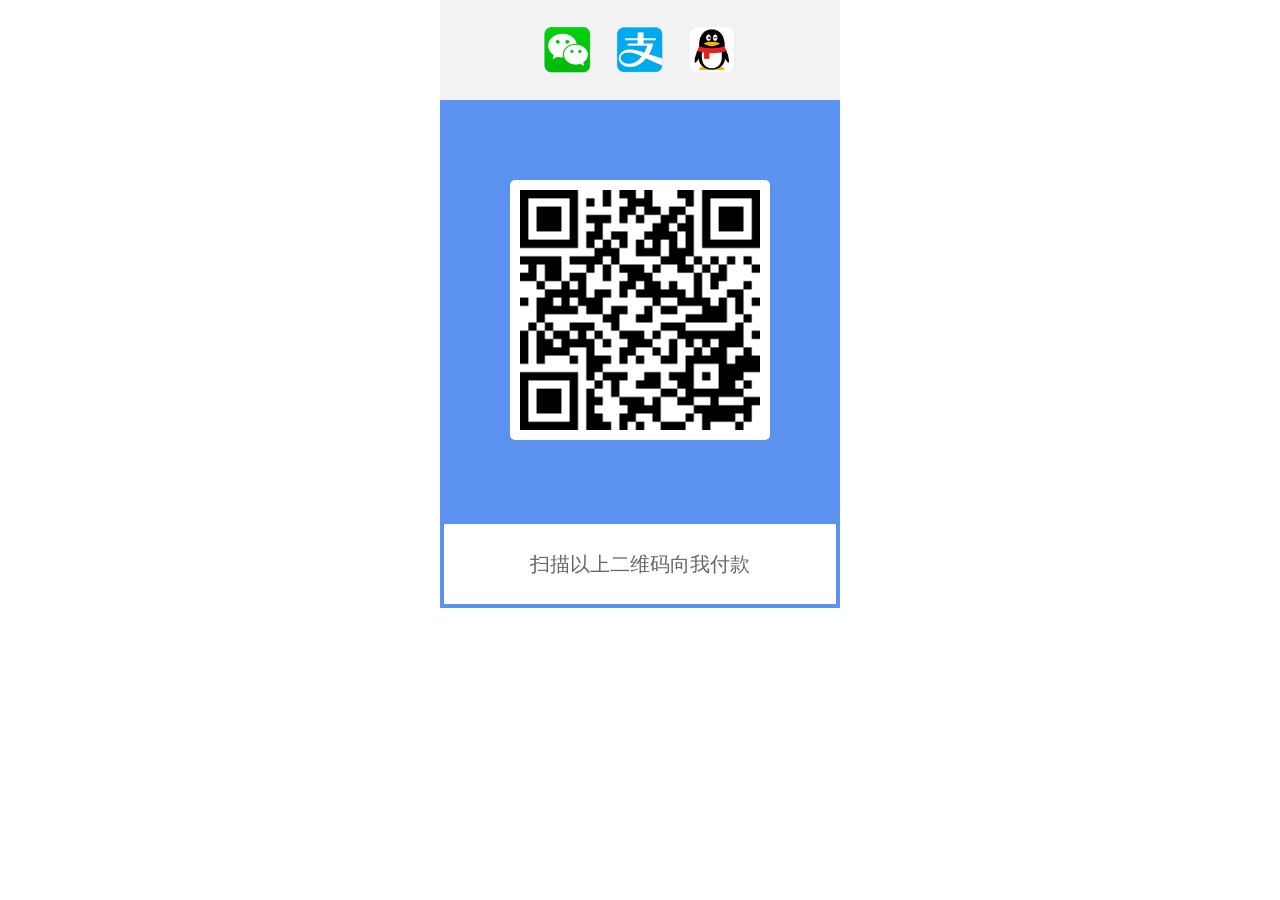
<file: m.html>
<!doctype html> 
<html> 
<head> 
    <meta charset="utf-8">
    <meta http-equiv="X-UA-Compatible" content="IE=edge">
    <meta name="viewport" content="width=device-width, initial-scale=1">
    <meta name="author" content="mengkun">
    <meta name="renderer" content="webkit">
    <meta http-equiv="Cache-Control" content="no-siteapp">
    <title>苏天彬｜三合一收款码</title>
<meta name="description" content="我们是「天彬TianBIN」的制作团队!苏天彬，本名李文飞，字天彬，2008年2月29日出生于湖北天门，文天玩WenTianPlay与文天游WenTianYo发起创始人。为确保探险者获得安全、稳定的服务体验，现正式公布我们官方域名列表。请认准以下官方域名，谨防假冒。wentianplay.com、wentianplay.net、wentianwan.com、tianbin.net、wentianplays.com、bintian.net、wentianyo.com、wentianyou.com、tianbin.org，请探险者务必通过以上官方域名渠道访问，避免误入非官方的仿冒网站造成风险。【重要通知】关于文天玩WenTianPlay官方域名-2026年6月6日公示链接：https://mp.weixin.qq.com/s/GHPbKc7oHf6NkxRplnsqzg"/>
    <script> 
    var setting = {
        qqUrl: "https://i.qianbao.qq.com/wallet/sqrcode.htm?m=tenpay&f=wallet&a=1&u=2185006560&n=%E5%9C%A8%E4%B9%A1%E4%B8%8B%E7%9A%84%E5%B0%8F%E6%96%87%E9%A3%9E&ac=CAEQ4JvykQgY64i1tAZCIDRkYTcxMjQ2MDE5ZWE2ZTY2ODcwNTlhNjRkMDgwM2Uz_xxx_sign",
        wechatUrl: "https://payapp.wechatpay.cn/sjt/qr/AQHtwm9Qf3J-pNoFzuJVdbsq",
        aliUrl: "https://qr.alipay.com/2m619598klyb8agi7gwrya3"
    }
    </script>   
    <style>
    * {
        margin: 0; padding: 0;
        font-family: Microsoft yahei;
    }
    body {
        background-color: #fff;
    }
    .code-item {
        width: 100%;
        max-width: 400px;
        margin: 0 auto;
        padding-bottom: 1px;
        display: none;
        background-color: #5c92ef;
    }
    .code-title {
        height: 100px;
        background-color: #f2f2f2;
        background-position: center;
        background-repeat: no-repeat;
        background-size: 50%;
    }
    .code-area {
        text-align: center;
    }
    .code-area img {
        margin: 80px auto;
        width: 60%;
        min-width: 100px;
        background: #fff;
        padding: 10px;
        border-radius: 5px;
    }
    .code-footer {
        height: 80px;
        text-align: center;
        background-color: #fff;
        color: #666;
        line-height: 80px;
        font-size: 20px;
        margin: 0 4px 3px 4px;
    }   
    #code-all > .code-title {
        background-image: url("[data-uri]");
    }    
    #code-qq {
        background-color: #54b4ef;
    }
    #code-qq > .code-title {
        background-image: url("[data-uri]");
    }

    #code-wechat {
        background-color: #54bc6e;
    }
    #code-wechat > .code-title { 
        background-image: url("[data-uri]");
    }
    </style>
</head>
<body>
    <div class="code-item" id="code-all">
        <div class="code-title"></div>
        <div class="code-area">
            <img id="page-url" src="[data-uri]">
        </div>
        <div class="code-footer">扫描以上二维码向我付款</div>
    </div>
    <div class="code-item" id="code-qq">
        <div class="code-title"></div>
        <div class="code-area">
            <img id="qq-url" src="[data-uri]">
        </div>
        <div class="code-footer">长按以上二维码向我付款</div>
    </div>
    <div class="code-item" id="code-wechat">
        <div class="code-title"></div>
        <div class="code-area">
            <img id="wechat-url" src="[data-uri]">
        </div>
        <div class="code-footer">长按以上二维码向我付款</div>
    </div>    
    <script>
    !function(r,n,t){"function"==typeof define&&define.amd?define([],t):"object"==typeof module&&module.exports?module.exports=t():r.QRCode=t()}(this,0,function(){for(var r=[null,[[10,7,17,13],[1,1,1,1],[]],[[16,10,28,22],[1,1,1,1],[4,16]],[[26,15,22,18],[1,1,2,2],[4,20]],[[18,20,16,26],[2,1,4,2],[4,24]],[[24,26,22,18],[2,1,4,4],[4,28]],[[16,18,28,24],[4,2,4,4],[4,32]],[[18,20,26,18],[4,2,5,6],[4,20,36]],[[22,24,26,22],[4,2,6,6],[4,22,40]],[[22,30,24,20],[5,2,8,8],[4,24,44]],[[26,18,28,24],[5,4,8,8],[4,26,48]],[[30,20,24,28],[5,4,11,8],[4,28,52]],[[22,24,28,26],[8,4,11,10],[4,30,56]],[[22,26,22,24],[9,4,16,12],[4,32,60]],[[24,30,24,20],[9,4,16,16],[4,24,44,64]],[[24,22,24,30],[10,6,18,12],[4,24,46,68]],[[28,24,30,24],[10,6,16,17],[4,24,48,72]],[[28,28,28,28],[11,6,19,16],[4,28,52,76]],[[26,30,28,28],[13,6,21,18],[4,28,54,80]],[[26,28,26,26],[14,7,25,21],[4,28,56,84]],[[26,28,28,30],[16,8,25,20],[4,32,60,88]],[[26,28,30,28],[17,8,25,23],[4,26,48,70,92]],[[28,28,24,30],[17,9,34,23],[4,24,48,72,96]],[[28,30,30,30],[18,9,30,25],[4,28,52,76,100]],[[28,30,30,30],[20,10,32,27],[4,26,52,78,104]],[[28,26,30,30],[21,12,35,29],[4,30,56,82,108]],[[28,28,30,28],[23,12,37,34],[4,28,56,84,112]],[[28,30,30,30],[25,12,40,34],[4,32,60,88,116]],[[28,30,30,30],[26,13,42,35],[4,24,48,72,96,120]],[[28,30,30,30],[28,14,45,38],[4,28,52,76,100,124]],[[28,30,30,30],[29,15,48,40],[4,24,50,76,102,128]],[[28,30,30,30],[31,16,51,43],[4,28,54,80,106,132]],[[28,30,30,30],[33,17,54,45],[4,32,58,84,110,136]],[[28,30,30,30],[35,18,57,48],[4,28,56,84,112,140]],[[28,30,30,30],[37,19,60,51],[4,32,60,88,116,144]],[[28,30,30,30],[38,19,63,53],[4,28,52,76,100,124,148]],[[28,30,30,30],[40,20,66,56],[4,22,48,74,100,126,152]],[[28,30,30,30],[43,21,70,59],[4,26,52,78,104,130,156]],[[28,30,30,30],[45,22,74,62],[4,30,56,82,108,134,160]],[[28,30,30,30],[47,24,77,65],[4,24,52,80,108,136,164]],[[28,30,30,30],[49,25,81,68],[4,28,56,84,112,140,168]]],n=/^\d*$/,t=/^[A-Za-z0-9 $%*+\-./:]*$/,e=/^[A-Z0-9 $%*+\-./:]*$/,o=[],a=[-1],u=0,f=1;u<255;++u)o.push(f),a[f]=u,f=2*f^(f>=128?285:0);var i=[[]];for(u=0;u<30;++u){for(var h=i[u],s=[],c=0;c<=u;++c){var l=c<u?o[h[c]]:0,v=o[(u+(h[c-1]||0))%255];s.push(a[l^v])}i.push(s)}var p={};for(u=0;u<45;++u)p["0123456789ABCDEFGHIJKLMNOPQRSTUVWXYZ $%*+-./:".charAt(u)]=u;var g=[function(r,n){return(r+n)%2==0},function(r,n){return r%2==0},function(r,n){return n%3==0},function(r,n){return(r+n)%3==0},function(r,n){return((r/2|0)+(n/3|0))%2==0},function(r,n){return r*n%2+r*n%3==0},function(r,n){return(r*n%2+r*n%3)%2==0},function(r,n){return((r+n)%2+r*n%3)%2==0}],d=function(r){return r>6},m=function(n,t){var e=-8&function(n){var t=r[n],e=16*n*n+128*n+64;return d(n)&&(e-=36),t[2].length&&(e-=25*t[2].length*t[2].length-10*t[2].length-55),e}(n),o=r[n];return e-=8*o[0][t]*o[1][t]},w=function(r,n){switch(n){case 1:return r<10?10:r<27?12:14;case 2:return r<10?9:r<27?11:13;case 4:return r<10?8:16;case 8:return r<10?8:r<27?10:12}},C=function(r,n,t){var e=m(r,t)-4-w(r,n);switch(n){case 1:return 3*(e/10|0)+(e%10<4?0:e%10<7?1:2);case 2:return 2*(e/11|0)+(e%11<6?0:1);case 4:return e/8|0;case 8:return e/13|0}},A=function(r,n){for(var t=r.slice(0),e=r.length,u=n.length,f=0;f<u;++f)t.push(0);for(f=0;f<e;){var i=a[t[f++]];if(i>=0)for(var h=0;h<u;++h)t[f+h]^=o[(i+n[h])%255]}return t.slice(e)},x=function(r,n,t,e){for(var o=r<<e,a=n-1;a>=0;--a)o>>e+a&1&&(o^=t<<a);return r<<e|o},b=function(r,n,t){for(var e=g[t],o=r.length,a=0;a<o;++a)for(var u=0;u<o;++u)n[a][u]||(r[a][u]^=e(a,u));return r},y=function(r,n,t,e){for(var o=r.length,a=21522^x(t<<3|e,5,1335,10),u=0;u<15;++u){var f=[o-1,o-2,o-3,o-4,o-5,o-6,o-7,o-8,7,5,4,3,2,1,0][u];r[[0,1,2,3,4,5,7,8,o-7,o-6,o-5,o-4,o-3,o-2,o-1][u]][8]=r[8][f]=a>>u&1}return r},$=function(r){for(var n=function(r){for(var n=0,t=0;t<r.length;++t)r[t]>=5&&(n+=r[t]-5+3);for(t=5;t<r.length;t+=2){var e=r[t];r[t-1]==e&&r[t-2]==3*e&&r[t-3]==e&&r[t-4]==e&&(r[t-5]>=4*e||r[t+1]>=4*e)&&(n+=40)}return n},t=r.length,e=0,o=0,a=0;a<t;++a){var u,f=r[a];u=[0];for(var i=0;i<t;){for(h=0;i<t&&f[i];++h)++i;for(u.push(h),h=0;i<t&&!f[i];++h)++i;u.push(h)}e+=n(u),u=[0];for(i=0;i<t;){var h;for(h=0;i<t&&r[i][a];++h)++i;for(u.push(h),h=0;i<t&&!r[i][a];++h)++i;u.push(h)}e+=n(u);var s=r[a+1]||[];o+=f[0];for(i=1;i<t;++i){var c=f[i];o+=c,f[i-1]==c&&s[i]===c&&s[i-1]===c&&(e+=3)}}return e+=10*(Math.abs(o/t/t-.5)/.05|0)},k=function(n,t,e,o,a){var u=r[t],f=function(r,n,t,e){var o=[],a=0,u=8,f=t.length,i=function(r,n){if(n>=u){for(o.push(a|r>>(n-=u));n>=8;)o.push(r>>(n-=8)&255);a=0,u=8}n>0&&(a|=(r&(1<<n)-1)<<(u-=n))},h=w(r,n);switch(i(n,4),i(f,h),n){case 1:for(var s=2;s<f;s+=3)i(parseInt(t.substring(s-2,s+1),10),10);i(parseInt(t.substring(s-2),10),[0,4,7][f%3]);break;case 2:for(s=1;s<f;s+=2)i(45*p[t.charAt(s-1)]+p[t.charAt(s)],11);f%2==1&&i(p[t.charAt(s-1)],6);break;case 4:for(s=0;s<f;++s)i(t[s],8)}for(i(0,4),u<8&&o.push(a);o.length+1<e;)o.push(236,17);return o.length<e&&o.push(236),o}(t,e,n,m(t,o)>>3);f=function(r,n,t){for(var e=[],o=r.length/n|0,a=0,u=n-r.length%n,f=0;f<u;++f)e.push(a),a+=o;for(f=u;f<n;++f)e.push(a),a+=o+1;e.push(a);var i=[];for(f=0;f<n;++f)i.push(A(r.slice(e[f],e[f+1]),t));var h=[],s=r.length/n|0;for(f=0;f<s;++f)for(var c=0;c<n;++c)h.push(r[e[c]+f]);for(c=u;c<n;++c)h.push(r[e[c+1]-1]);for(f=0;f<t.length;++f)for(c=0;c<n;++c)h.push(i[c][f]);return h}(f,u[1][o],i[u[0][o]]);var h=function(n){for(var t=r[n],e=function(r){return 4*r+17}(n),o=[],a=[],u=0;u<e;++u)o.push([]),a.push([]);var f=function(r,n,t,e,u){for(var f=0;f<t;++f)for(var i=0;i<e;++i)o[r+f][n+i]=u[f]>>i&1,a[r+f][n+i]=1};f(0,0,9,9,[127,65,93,93,93,65,383,0,64]),f(e-8,0,8,9,[256,127,65,93,93,93,65,127]),f(0,e-8,9,8,[254,130,186,186,186,130,254,0,0]);for(u=9;u<e-8;++u)o[6][u]=o[u][6]=1&~u,a[6][u]=a[u][6]=1;var i=t[2],h=i.length;for(u=0;u<h;++u)for(var s=0==u?h-1:h,c=0==u||u==h-1?1:0;c<s;++c)f(i[u],i[c],5,5,[31,17,21,17,31]);if(d(n)){var l=x(n,6,7973,12),v=0;for(u=0;u<6;++u)for(c=0;c<3;++c)o[u][e-11+c]=o[e-11+c][u]=l>>v++&1,a[u][e-11+c]=a[e-11+c][u]=1}return{matrix:o,reserved:a}}(t),s=h.matrix,c=h.reserved;if(function(r,n,t){for(var e=r.length,o=0,a=-1,u=e-1;u>=0;u-=2){6==u&&--u;for(var f=a<0?e-1:0,i=0;i<e;++i){for(var h=u;h>u-2;--h)n[f][h]||(r[f][h]=t[o>>3]>>(7&~o)&1,++o);f+=a}a=-a}}(s,c,f),a<0){b(s,c,0),y(s,0,o,0);var l=0,v=$(s);for(b(s,c,0),a=1;a<8;++a){b(s,c,a),y(s,0,o,a);var g=$(s);v>g&&(v=g,l=a),b(s,c,a)}a=l}return b(s,c,a),y(s,0,o,a),s},L={generate:function(r,o){var a={numeric:1,alphanumeric:2,octet:4},u={L:1,M:0,Q:3,H:2},f=(o=o||{}).version||-1,i=u[(o.ecclevel||"L").toUpperCase()],h=o.mode?a[o.mode.toLowerCase()]:-1,s="mask"in o?o.mask:-1;if(h<0)h="string"==typeof r?r.match(n)?1:r.match(e)?2:4:4;else if(1!=h&&2!=h&&4!=h)throw"invalid or unsupported mode";if(null===(r=function(r,e){switch(r){case 1:return e.match(n)?e:null;case 2:return e.match(t)?e.toUpperCase():null;case 4:if("string"==typeof e){for(var o=[],a=0;a<e.length;++a){var u=e.charCodeAt(a);u<128?o.push(u):u<2048?o.push(192|u>>6,128|63&u):u<65536?o.push(224|u>>12,128|u>>6&63,128|63&u):o.push(240|u>>18,128|u>>12&63,128|u>>6&63,128|63&u)}return o}return e}}(h,r)))throw"invalid data format";if(i<0||i>3)throw"invalid ECC level";if(f<0){for(f=1;f<=40&&!(r.length<=C(f,h,i));++f);if(f>40)throw"too large data"}else if(f<1||f>40)throw"invalid version";if(-1!=s&&(s<0||s>8))throw"invalid mask";return k(r,f,h,i,s)},generatePNG:function(r,n){n=n||{};var t,e=L.generate(r,n),o=Math.max(n.modulesize||5,.5),a=Math.max(null!=n.margin?n.margin:4,0),u=e.length,f=o*(u+2*a),i=document.createElement("canvas");if(i.width=i.height=f,!(t=i.getContext("2d")))throw"canvas support is needed for PNG output";t.fillStyle="#fff",t.fillRect(0,0,f,f),t.fillStyle="#000";for(var h=0;h<u;++h)for(var s=0;s<u;++s)e[h][s]&&t.fillRect(o*(a+s),o*(a+h),o,o);return i.toDataURL()}};return L});   
    if(navigator.userAgent.match(/Alipay/i)) {
        /* 支付宝 */ 
        window.location.href = setting.aliUrl; 
    } else if(navigator.userAgent.match(/MicroMessenger\//i)) {
        /* 微信 */ 
        document.getElementById("wechat-url").src = QRCode.generatePNG(setting.wechatUrl, { margin: 0 });
        document.getElementById("code-wechat").style.display = "block";
    } else if(navigator.userAgent.match(/QQ\//i)) {
        /* QQ */ 
        document.getElementById("qq-url").src = QRCode.generatePNG(setting.qqUrl, { margin: 0 });
        document.getElementById("code-qq").style.display = "block";
    } else {
        document.getElementById("page-url").src = QRCode.generatePNG(window.location.href, { margin: 0 });
        document.getElementById("code-all").style.display = "block";
    }
    </script>
</body>
</html>
</file>
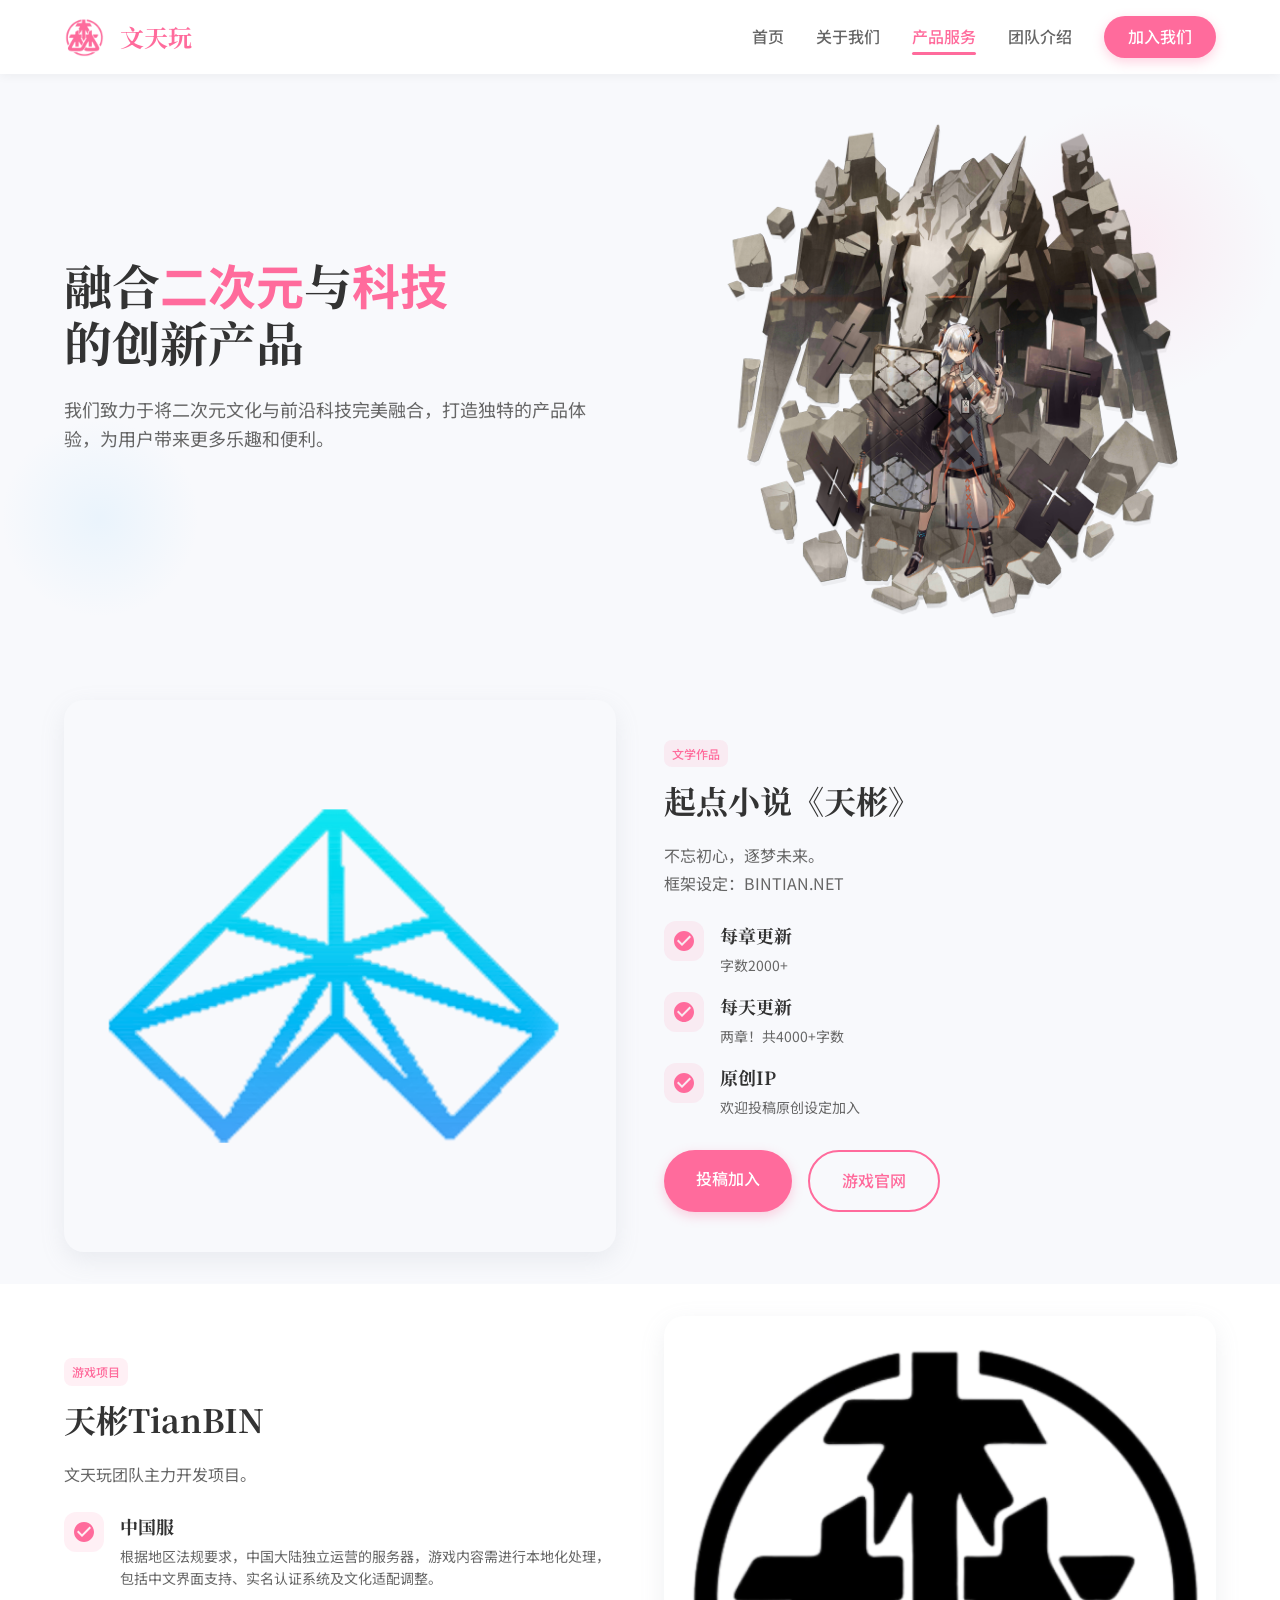
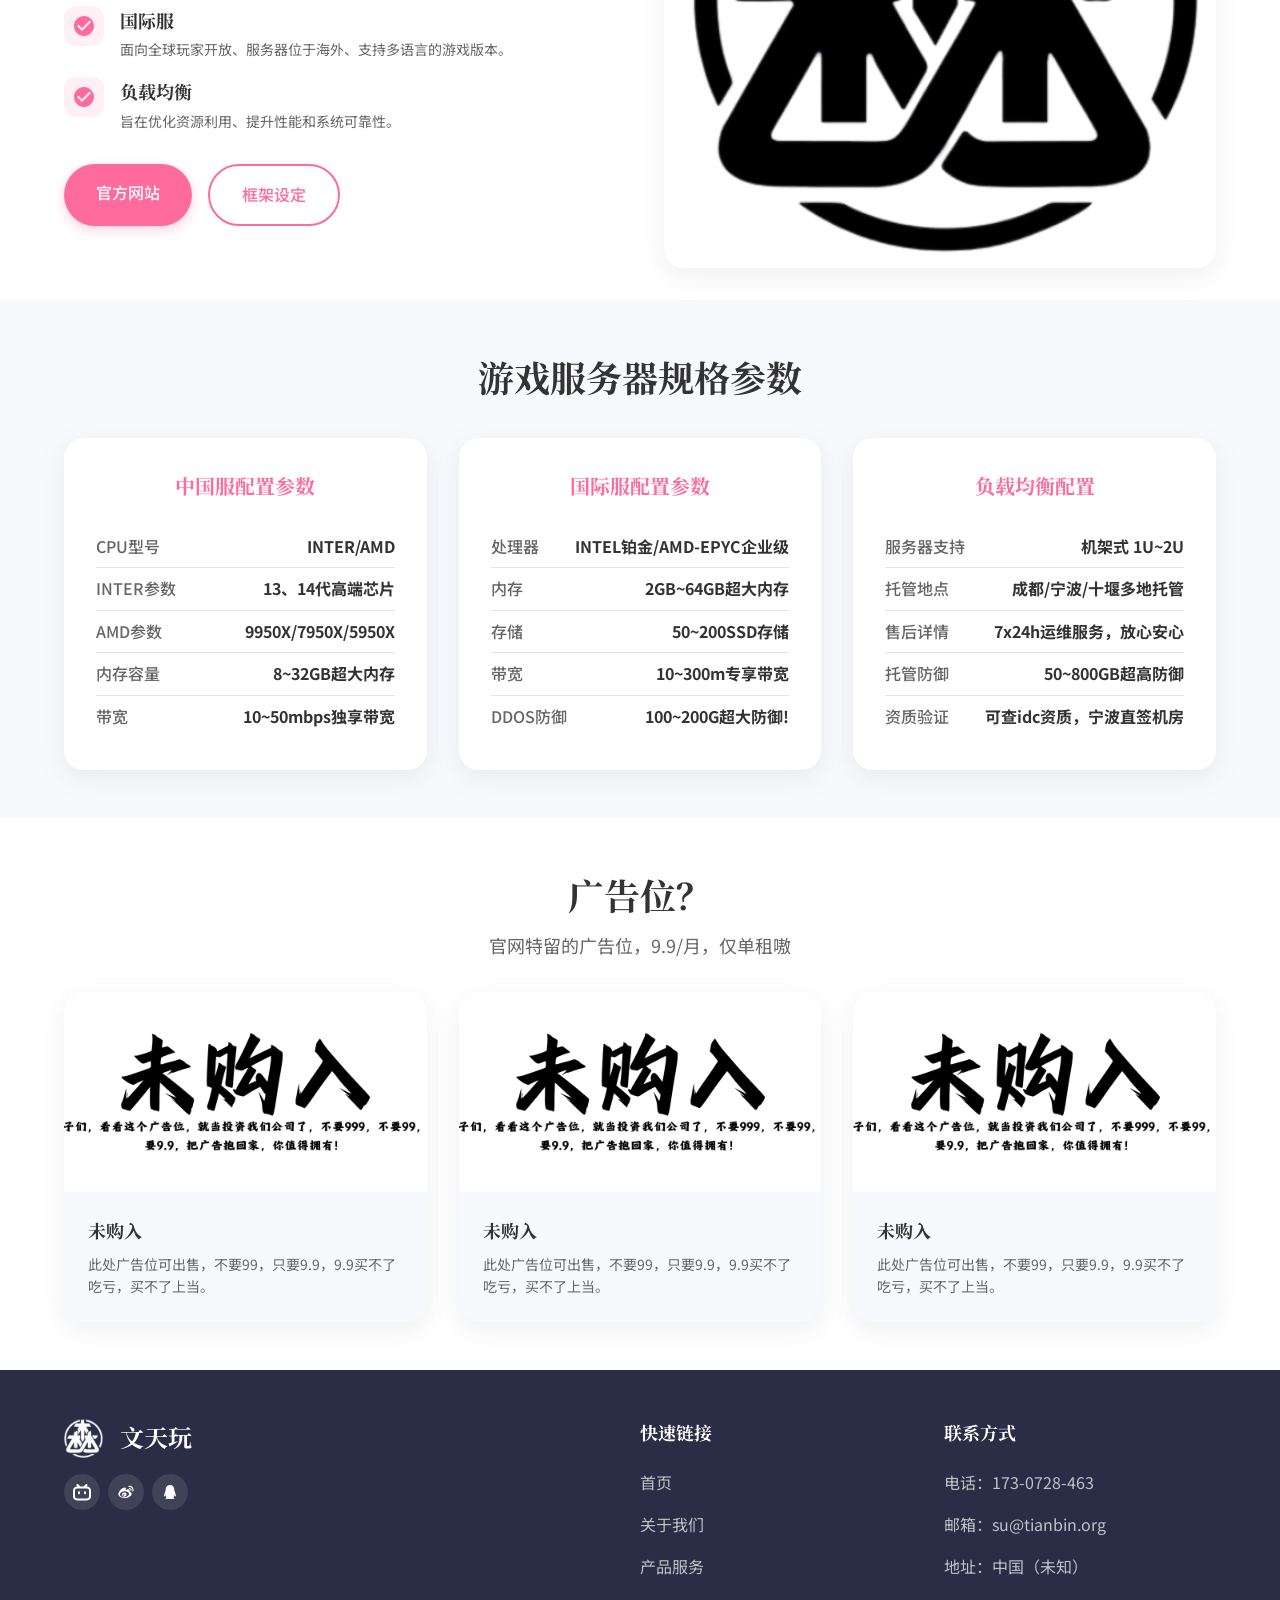
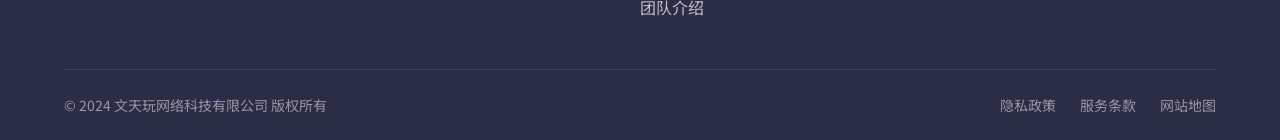
<file: products.html>
<!DOCTYPE html>
<html lang="zh-CN">

<head>
    <meta charset="UTF-8">
    <meta name="viewport" content="width=device-width, initial-scale=1.0">
    <title>产品服务 - 文天玩</title>
<meta name="description" content="我们是「天彬TianBIN」的制作团队!苏天彬，本名李文飞，字天彬，2008年2月29日出生于湖北天门，文天玩WenTianPlay与文天游WenTianYo发起创始人。为确保探险者获得安全、稳定的服务体验，现正式公布我们官方域名列表。请认准以下官方域名，谨防假冒。wentianplay.com、wentianplay.net、wentianwan.com、tianbin.net、wentianplays.com、bintian.net、wentianyo.com、wentianyou.com、tianbin.org，请探险者务必通过以上官方域名渠道访问，避免误入非官方的仿冒网站造成风险。【重要通知】关于文天玩WenTianPlay官方域名-2026年6月6日公示链接：https://mp.weixin.qq.com/s/GHPbKc7oHf6NkxRplnsqzg"/>
    <link rel="icon" href="img/logo.png" type="image/png">
    <link rel="apple-touch-icon" href="img/logo.png">
    <link href="https://fonts.googleapis.com/css2?family=Noto+Sans+SC:wght@400;500;700&family=Noto+Serif+SC:wght@400;600;700&display=swap" rel="stylesheet">
    <link rel="stylesheet" href="assets/css/style.css">
    <link rel="stylesheet" href="assets/css/components.css">
</head>

<body>
    <!-- 导航栏 -->
    <nav class="navbar">
        <div class="container navbar-container">
            <a href="index.html" class="logo">
        <img src="img/logo.png" alt="文天玩">
        <span class="logo-text">文天玩</span>
      </a>

            <div class="nav-menu">
                <div class="nav-links">
                    <a href="index.html" class="nav-link">首页</a>
                    <a href="about.html" class="nav-link">关于我们</a>
                    <a href="products.html" class="nav-link active">产品服务</a>
                    <a href="team.html" class="nav-link">团队介绍</a>
                </div>
                <a href="join.html" class="nav-button">加入我们</a>
            </div>

            <button class="mobile-nav-toggle">
        <svg viewBox="0 0 24 24" width="24" height="24">
          <path fill="currentColor" d="M3 18h18v-2H3v2zm0-5h18v-2H3v2zm0-7v2h18V6H3z"/>
        </svg>
      </button>
        </div>
    </nav>

    <!-- 产品服务英雄区 -->
    <section class="products-hero">
        <div class="decoration decoration-1"></div>
        <div class="decoration decoration-2"></div>

        <div class="container products-hero-container">
            <div class="products-hero-content">
                <h1 class="products-hero-title">融合<span>二次元</span>与<span>科技</span><br>的创新产品</h1>
                <p class="products-hero-description">我们致力于将二次元文化与前沿科技完美融合，打造独特的产品体验，为用户带来更多乐趣和便利。</p>
            </div>

            <div class="products-hero-image floating">
                <img src="img/zs1.png" alt="产品服务插图">
            </div>
        </div>
    </section>

    <!-- 产品详情 -->
    <section class="product-detail">
        <div class="container">
            <div class="product-detail-container">
                <div class="product-detail-content">
                    <span class="product-detail-tag">文学作品</span>
                    <h2>起点小说《天彬》</h2>
                    <p class="product-detail-description">不忘初心，逐梦未来。<br>框架设定：BINTIAN.NET</p>

                    <div class="product-features">
                        <div class="product-feature">
                            <div class="product-feature-icon">
                                <svg viewBox="0 0 24 24" fill="currentColor">
                  <path d="M12 2C6.48 2 2 6.48 2 12C2 17.52 6.48 22 12 22C17.52 22 22 17.52 22 12C22 6.48 17.52 2 12 2ZM10 17L5 12L6.41 10.59L10 14.17L17.59 6.58L19 8L10 17Z"/>
                </svg>
                            </div>
                            <div class="product-feature-text">
                                <h4>每章更新</h4>
                                <p>字数2000+</p>
                            </div>
                        </div>

                        <div class="product-feature">
                            <div class="product-feature-icon">
                                <svg viewBox="0 0 24 24" fill="currentColor">
                  <path d="M12 2C6.48 2 2 6.48 2 12C2 17.52 6.48 22 12 22C17.52 22 22 17.52 22 12C22 6.48 17.52 2 12 2ZM10 17L5 12L6.41 10.59L10 14.17L17.59 6.58L19 8L10 17Z"/>
                </svg>
                            </div>
                            <div class="product-feature-text">
                                <h4>每天更新</h4>
                                <p>两章！共4000+字数</p>
                            </div>
                        </div>

                        <div class="product-feature">
                            <div class="product-feature-icon">
                                <svg viewBox="0 0 24 24" fill="currentColor">
                  <path d="M12 2C6.48 2 2 6.48 2 12C2 17.52 6.48 22 12 22C17.52 22 22 17.52 22 12C22 6.48 17.52 2 12 2ZM10 17L5 12L6.41 10.59L10 14.17L17.59 6.58L19 8L10 17Z"/>
                </svg>
                            </div>
                            <div class="product-feature-text">
                                <h4>原创IP</h4>
                                <p>欢迎投稿原创设定加入</p>
                            </div>
                        </div>
                    </div>

                    <div class="product-detail-actions">
                        <a href="https://www.tianbin.org" class="product-detail-button primary" target="_blank" rel="noopener noreferrer">投稿加入</a>
                        <a href="https://www.tianbin.net" class="product-detail-button secondary">游戏官网</a>
                    </div>
                </div>

                <div class="product-detail-image">
                    <img src="img/lin.png" alt="天彬">
                </div>
            </div>
        </div>
    </section>

    <!-- 产品详情 -->
    <section class="product-detail">
        <div class="container">
            <div class="product-detail-container">
                <div class="product-detail-content">
                    <span class="product-detail-tag">游戏项目</span>
                    <h2>天彬TianBIN</h2>
                    <p class="product-detail-description">文天玩团队主力开发项目。</p>

                    <div class="product-features">
                        <div class="product-feature">
                            <div class="product-feature-icon">
                                <svg viewBox="0 0 24 24" fill="currentColor">
                  <path d="M12 2C6.48 2 2 6.48 2 12C2 17.52 6.48 22 12 22C17.52 22 22 17.52 22 12C22 6.48 17.52 2 12 2ZM10 17L5 12L6.41 10.59L10 14.17L17.59 6.58L19 8L10 17Z"/>
                </svg>
                            </div>
                            <div class="product-feature-text">
                                <h4>中国服</h4>
                                <p>根据地区法规要求，中国大陆独立运营的服务器，游戏内容需进行本地化处理，包括中文界面支持、实名认证系统及文化适配调整。</p>
                            </div>
                        </div>

                        <div class="product-feature">
                            <div class="product-feature-icon">
                                <svg viewBox="0 0 24 24" fill="currentColor">
                  <path d="M12 2C6.48 2 2 6.48 2 12C2 17.52 6.48 22 12 22C17.52 22 22 17.52 22 12C22 6.48 17.52 2 12 2ZM10 17L5 12L6.41 10.59L10 14.17L17.59 6.58L19 8L10 17Z"/>
                </svg>
                            </div>
                            <div class="product-feature-text">
                                <h4>国际服</h4>
                                <p>面向全球玩家开放、服务器位于海外、支持多语言的游戏版本。</p>
                            </div>
                        </div>

                        <div class="product-feature">
                            <div class="product-feature-icon">
                                <svg viewBox="0 0 24 24" fill="currentColor">
                  <path d="M12 2C6.48 2 2 6.48 2 12C2 17.52 6.48 22 12 22C17.52 22 22 17.52 22 12C22 6.48 17.52 2 12 2ZM10 17L5 12L6.41 10.59L10 14.17L17.59 6.58L19 8L10 17Z"/>
                </svg>
                            </div>
                            <div class="product-feature-text">
                                <h4>负载均衡</h4>
                                <p>旨在优化资源利用、提升性能和系统可靠性。</p>
                            </div>
                        </div>
                    </div>

                    <div class="product-detail-actions">
                        <a href="https://www.tianbin.net" class="product-detail-button primary" target="_blank" rel="noopener noreferrer">官方网站</a>
                        <a href="https://www.tianbin.org" class="product-detail-button secondary">框架设定</a>
                    </div>
                </div>

                <div class="product-detail-image">
                    <img src="img/111.png" alt="天彬TianBIN">
                </div>
            </div>
        </div>
    </section>

    <!-- 游戏服务器规格参数 -->
    <section class="product-specs">
        <div class="container">
            <div class="section-title">
                <h2>游戏服务器规格参数</h2>
            </div>

            <div class="specs-container">
                <div class="spec-card">
                    <h3 class="spec-title">中国服配置参数</h3>
                    <ul class="spec-list">
                        <li class="spec-item">
                            <span class="spec-name">CPU型号</span>
                            <span class="spec-value">INTER/AMD</span>
                        </li>
                        <li class="spec-item">
                            <span class="spec-name">INTER参数</span>
                            <span class="spec-value">13、14代高端芯片</span>
                        </li>
                        <li class="spec-item">
                            <span class="spec-name">AMD参数</span>
                            <span class="spec-value">9950X/7950X/5950X</span>
                        </li>
                        <li class="spec-item">
                            <span class="spec-name">内存容量</span>
                            <span class="spec-value">8~32GB超大内存</span>
                        </li>
                        <li class="spec-item">
                            <span class="spec-name">带宽</span>
                            <span class="spec-value">10~50mbps独享带宽</span>
                        </li>
                    </ul>
                </div>

                <div class="spec-card">
                    <h3 class="spec-title">国际服配置参数</h3>
                    <ul class="spec-list">
                        <li class="spec-item">
                            <span class="spec-name">处理器</span>
                            <span class="spec-value">INTEL铂金/AMD-EPYC企业级</span>
                        </li>
                        <li class="spec-item">
                            <span class="spec-name">内存</span>
                            <span class="spec-value">2GB~64GB超大内存</span>
                        </li>
                        <li class="spec-item">
                            <span class="spec-name">存储</span>
                            <span class="spec-value">50~200SSD存储</span>
                        </li>
                        <li class="spec-item">
                            <span class="spec-name">带宽</span>
                            <span class="spec-value">10~300m专享带宽</span>
                        </li>
                        <li class="spec-item">
                            <span class="spec-name">DDOS防御</span>
                            <span class="spec-value">100~200G超大防御!</span>
                        </li>
                    </ul>
                </div>

                <div class="spec-card">
                    <h3 class="spec-title">负载均衡配置</h3>
                    <ul class="spec-list">
                        <li class="spec-item">
                            <span class="spec-name">服务器支持</span>
                            <span class="spec-value">机架式 1U~2U</span>
                        </li>
                        <li class="spec-item">
                            <span class="spec-name">托管地点</span>
                            <span class="spec-value">成都/宁波/十堰多地托管</span>
                        </li>
                        <li class="spec-item">
                            <span class="spec-name">售后详情</span>
                            <span class="spec-value">7x24h运维服务，放心安心</span>
                        </li>
                        <li class="spec-item">
                            <span class="spec-name">托管防御</span>
                            <span class="spec-value">50~800GB超高防御</span>
                        </li>
                        <li class="spec-item">
                            <span class="spec-name">资质验证</span>
                            <span class="spec-value">可查idc资质，宁波直签机房</span>
                        </li>
                    </ul>
                </div>
            </div>
        </div>
    </section>

    <!-- 用户案例展示 -->
    <section class="product-showcase">
        <div class="container">
            <div class="section-title">
                <h2>广告位？</h2>
                <p>官网特留的广告位，9.9/月，仅单租嗷</p>
            </div>

            <div class="showcase-grid">
                <div class="showcase-card">
                    <div class="showcase-image">
                        <img src="img/goru.png" alt="案例1">
                    </div>
                    <div class="showcase-content">
                        <h3 class="showcase-title">未购入</h3>
                        <p class="showcase-description">此处广告位可出售，不要99，只要9.9，9.9买不了吃亏，买不了上当。</p>
                    </div>
                </div>

                <div class="showcase-card">
                    <div class="showcase-image">
                        <img src="img/goru.png" alt="案例2">
                    </div>
                    <div class="showcase-content">
                        <h3 class="showcase-title">未购入</h3>
                        <p class="showcase-description">此处广告位可出售，不要99，只要9.9，9.9买不了吃亏，买不了上当。</p>
                    </div>
                </div>

                <div class="showcase-card">
                    <div class="showcase-image">
                        <img src="img/goru.png" alt="案例3">
                    </div>
                    <div class="showcase-content">
                        <h3 class="showcase-title">未购入</h3>
                        <p class="showcase-description">此处广告位可出售，不要99，只要9.9，9.9买不了吃亏，买不了上当。</p>
                    </div>
                </div>
            </div>
        </div>
    </section>

    <!-- 页脚 -->
    <footer class="footer">
        <div class="container">
            <div class="footer-container">
                <div class="footer-info">
                    <div class="footer-logo">
                        <img src="img/logod.png" alt="文天玩">
                        <span class="footer-logo-text">文天玩</span>
                    </div>
                    <meta name="footer-description" content="我们是「天彬TianBIN」的制作团队!文天玩WenTianPlay创始人：苏天彬(本名:李文飞,2008年2月29日,湖北天门人,持股57%)、梦雕(本名:罗鼎洋,2006年3月31日,湖北荆州人,持股22%)、小皓(本名:洪文皓,2008年2月9日,湖北武汉人,持股21%)。【重要通知】关于我们的官方域名-2026年6月6日公示链接：https://mp.weixin.qq.com/s/GHPbKc7oHf6NkxRplnsqzg" />                    <div class="footer-social">
                        <a href="https://space.bilibili.com/1234567890" class="footer-social-icon" target="_blank" rel="noopener noreferrer" title="哔哩哔哩">
              <svg viewBox="0 0 24 24" width="18" height="18">
                <path fill="currentColor" d="M17.813 4.653h.854c1.51.054 2.769.578 3.773 1.574 1.004.995 1.524 2.249 1.56 3.76v7.979c-.036 1.51-.556 2.769-1.56 3.773s-2.262 1.524-3.773 1.56H5.333c-1.51-.036-2.769-.556-3.773-1.56S.036 19.477 0 17.967V9.988c.036-1.511.556-2.765 1.56-3.76 1.004-.996 2.262-1.52 3.773-1.575h.774l-1.174-1.12a1.234 1.234 0 0 1-.373-.906c0-.356.124-.658.373-.907l.027-.027c.267-.249.573-.373.92-.373.347 0 .653.124.92.373L9.653 4.44c.071.071.134.142.187.213h4.267a.836.836 0 0 1 .16-.213l2.853-2.747c.267-.249.573-.373.92-.373.347 0 .662.151.929.4.267.249.391.551.391.907 0 .355-.124.657-.373.906L17.813 4.653zM5.333 7.24c-.746.018-1.373.276-1.88.773-.506.498-.769 1.13-.786 1.894v7.979c.018.764.28 1.395.786 1.893.507.498 1.134.756 1.88.773h13.334c.746-.017 1.373-.275 1.88-.773.506-.498.769-1.129.786-1.893V9.908c-.018-.765-.28-1.396-.786-1.894-.507-.498-1.134-.756-1.88-.774H5.333zM8 11.107c.373 0 .684.124.933.373.25.249.383.569.4.96v1.173c-.017.391-.15.711-.4.96-.249.25-.56.374-.933.374s-.684-.125-.933-.374c-.25-.249-.383-.569-.4-.96V12.44c.017-.391.15-.711.4-.96.249-.249.56-.373.933-.373zm8 0c.373 0 .684.124.933.373.25.249.383.569.4.96v1.173c-.017.391-.15.711-.4.96-.249.25-.56.374-.933.374s-.684-.125-.933-.374c-.25-.249-.383-.569-.4-.96V12.44c.017-.391.15-.711.4-.96.249-.249.56-.373.933-.373z"/>
              </svg>
            </a>
                        <a href="https://weibo.com/" class="footer-social-icon" target="_blank" rel="noopener noreferrer" title="微博">
              <img src="img/weibo.svg" width="18" height="18" alt="微博">
            </a>
                        <a href="https://wpa.qq.com/msgrd?v=3&uin=218500560&site=qq&menu=yes" class="footer-social-icon" target="_blank" rel="noopener noreferrer" title="QQ">
              <img src="img/QQ.svg" width="18" height="18" alt="QQ">
            </a>
                    </div>
                </div>

                <div>
                    <h4 class="footer-title">快速链接</h4>
                    <div class="footer-links">
                        <a href="index.html" class="footer-link">首页</a>
                        <a href="about.html" class="footer-link">关于我们</a>
                        <a href="products.html" class="footer-link">产品服务</a>
                        <a href="team.html" class="footer-link">团队介绍</a>
                    </div>
                </div>

                <div>
                    <h4 class="footer-title">联系方式</h4>
                    <div class="footer-links">
                        <a href="tel:+86-123-4567-8900" class="footer-link">电话：173-0728-463</a>
                        <a href="mailto:su@tianbin.org" class="footer-link">邮箱：su@tianbin.org</a>
                        <a href="#" class="footer-link">地址：中国（未知）</a>
                    </div>
                </div>
            </div>

            <div class="footer-bottom">
                <div class="footer-copyright">
                    © 2024 文天玩网络科技有限公司 版权所有
                </div>
                <div class="footer-bottom-links">
                    <a href="#" class="footer-bottom-link">隐私政策</a>
                    <a href="#" class="footer-bottom-link">服务条款</a>
                    <a href="#" class="footer-bottom-link">网站地图</a>
                </div>
            </div>
        </div>
    </footer>

    <script src="assets/js/main.js"></script>
    <script>
        // 产品分类切换
        const productCategories = document.querySelectorAll('.product-category');

        productCategories.forEach(category => {
            category.addEventListener('click', () => {
                productCategories.forEach(item => item.classList.remove('active'));
                category.classList.add('active');
                // 这里可以添加筛选产品的逻辑
            });
        });
    </script>
</body>

</html>
</file>
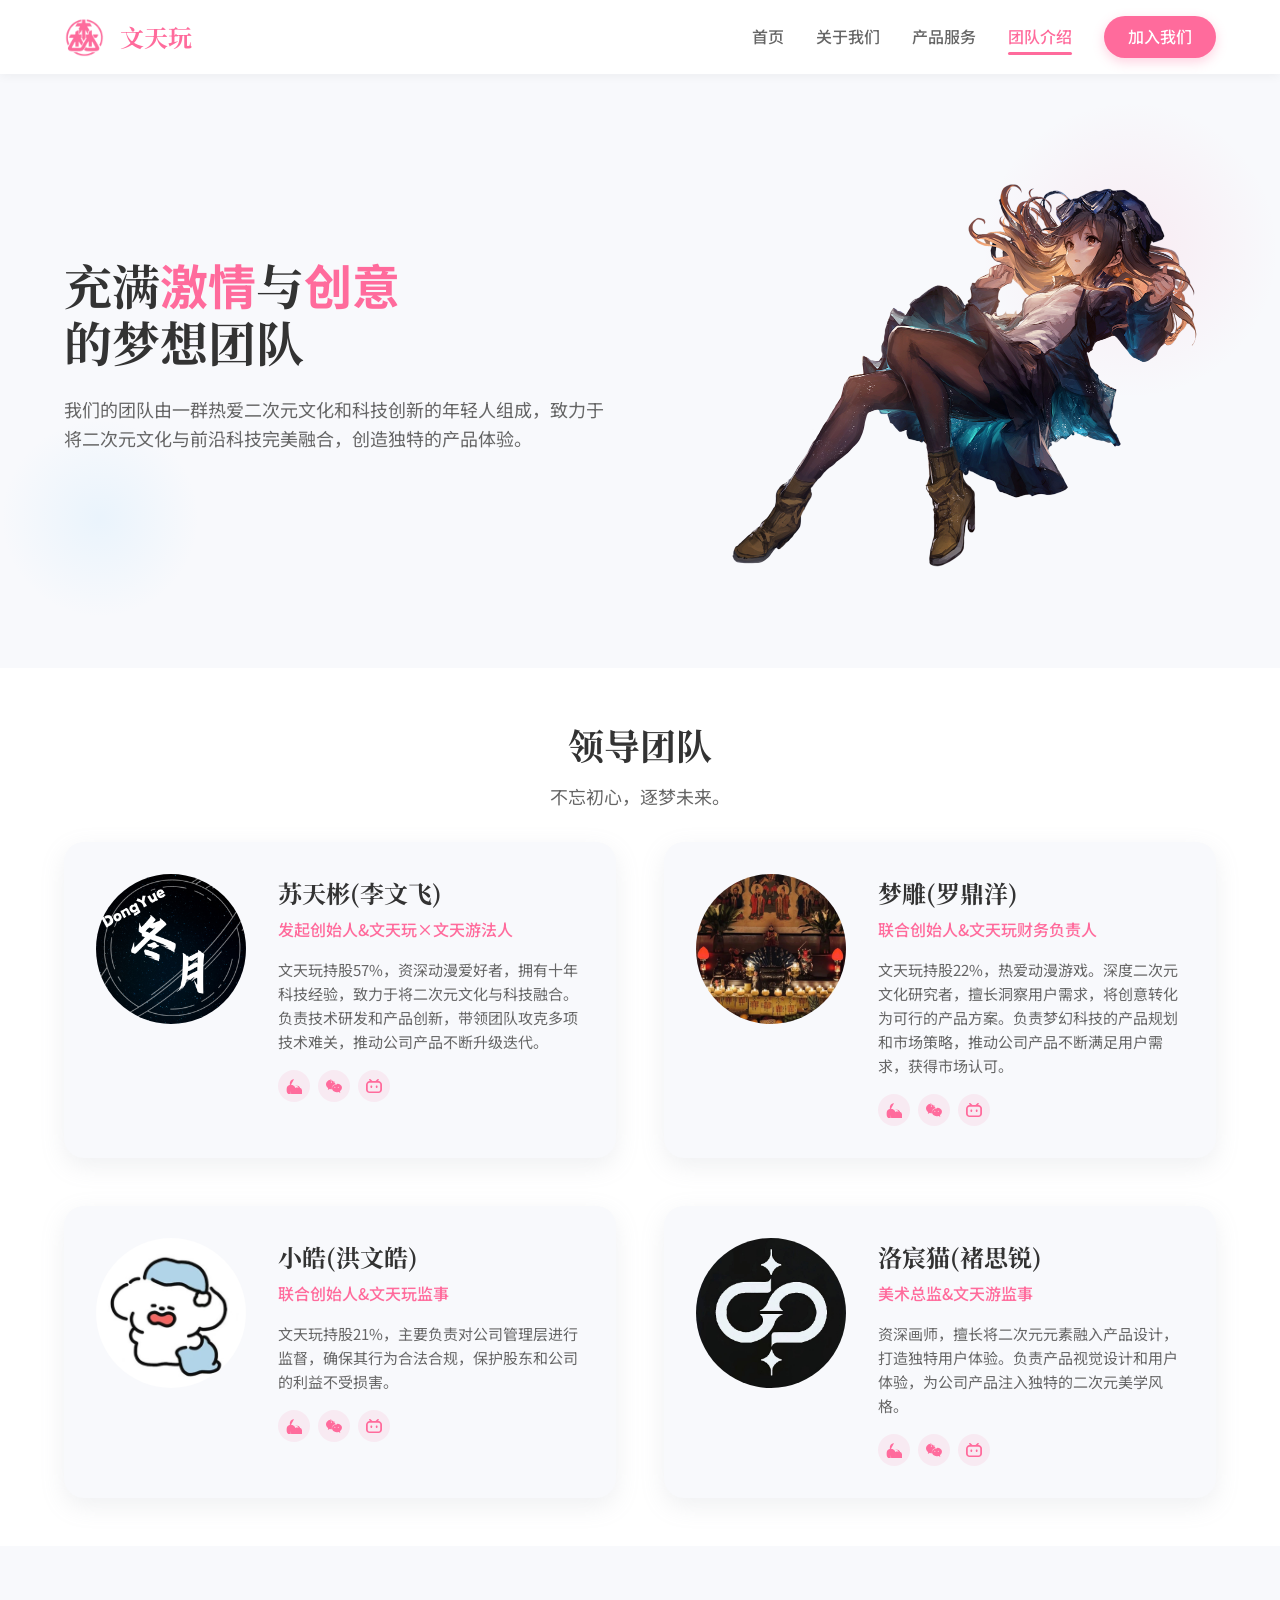
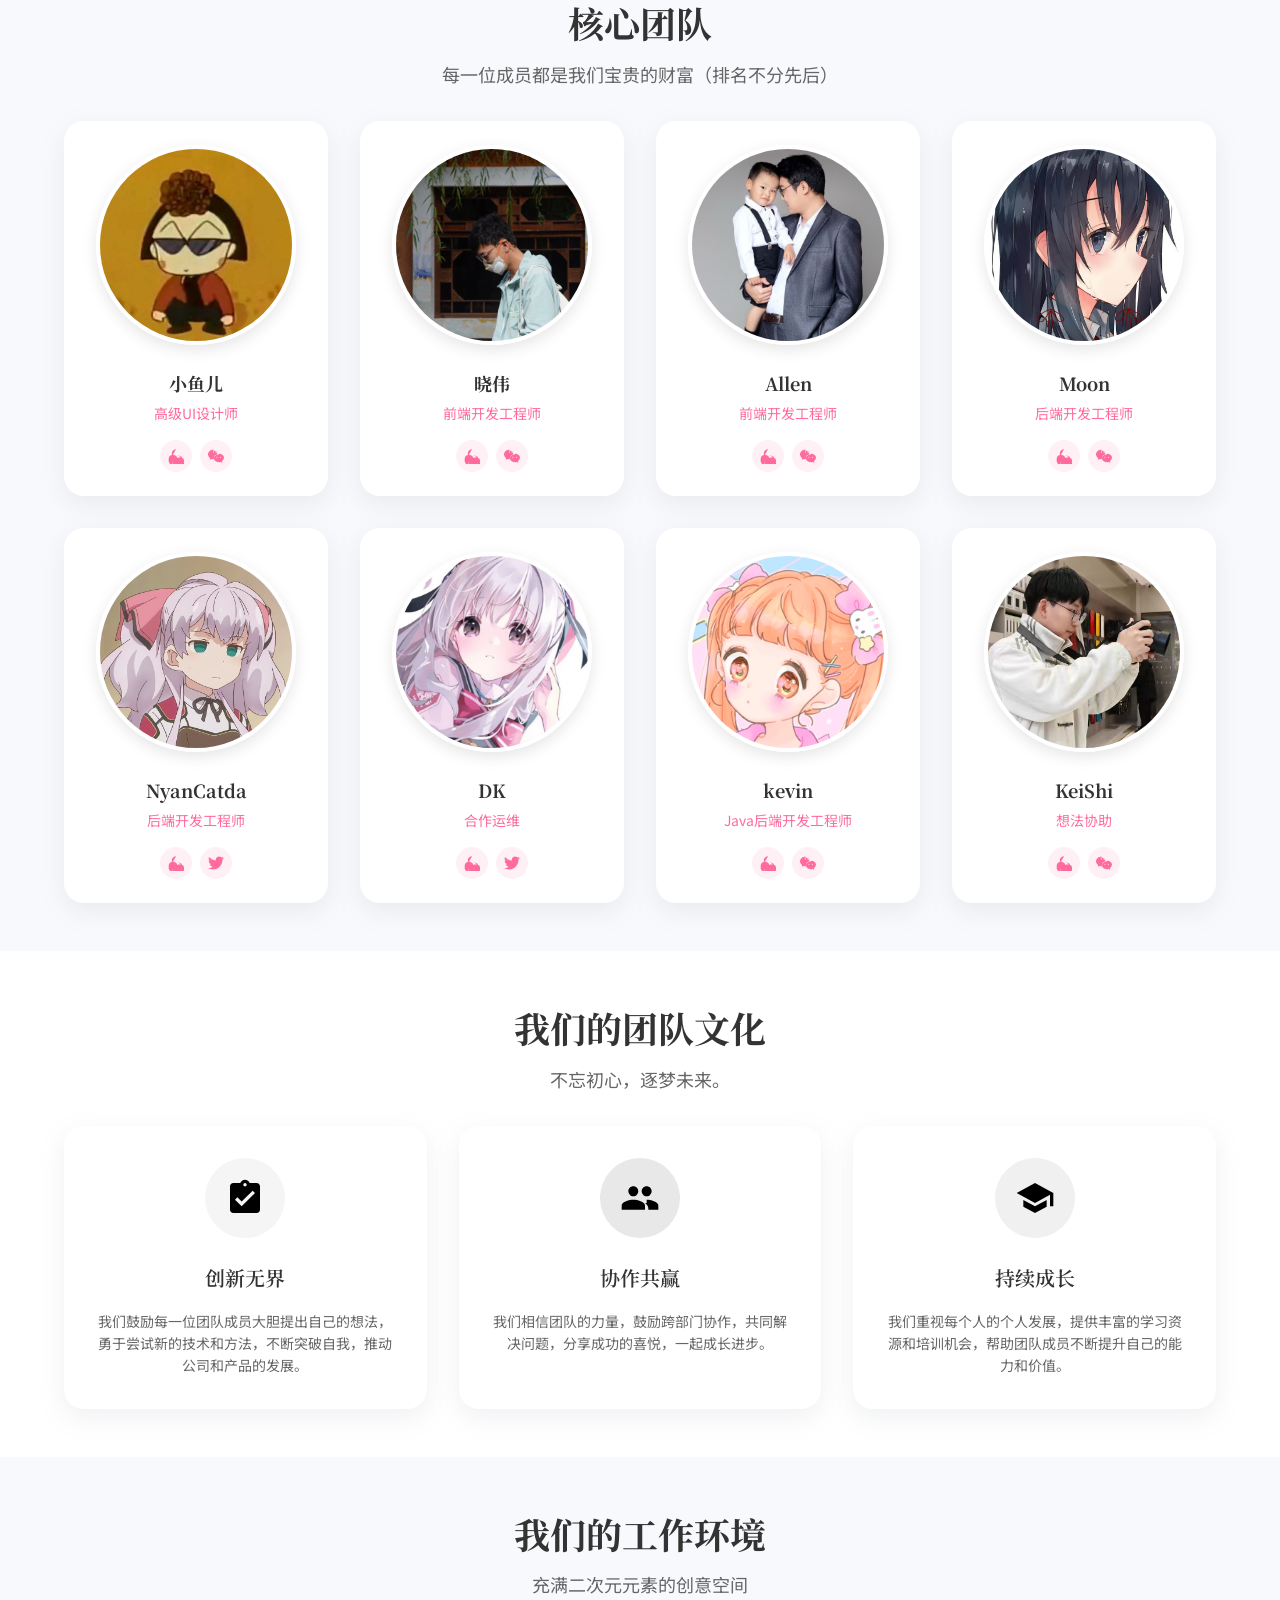
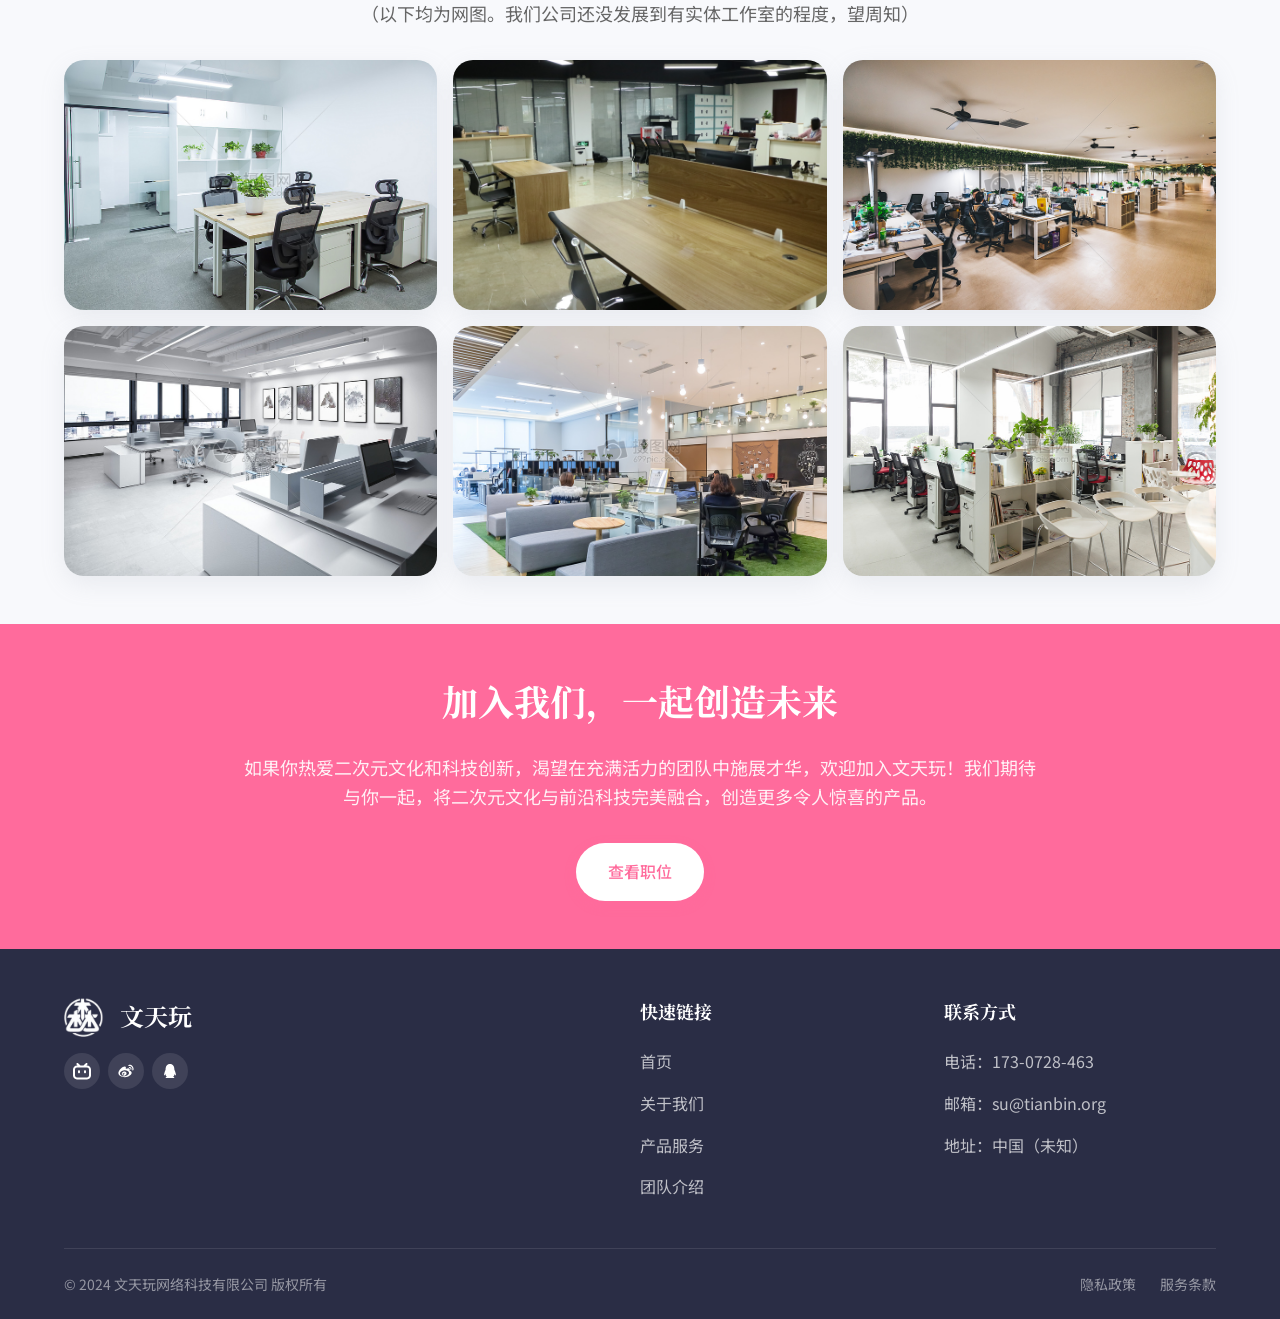
<file: team.html>
<!DOCTYPE html>
<html lang="zh-CN">

<head>
    <meta charset="UTF-8">
    <meta name="viewport" content="width=device-width, initial-scale=1.0">
    <title>团队介绍 - 文天玩</title>
<meta name="description" content="我们是「天彬TianBIN」的制作团队!苏天彬，本名李文飞，字天彬，2008年2月29日出生于湖北天门，文天玩WenTianPlay与文天游WenTianYo发起创始人。为确保探险者获得安全、稳定的服务体验，现正式公布我们官方域名列表。请认准以下官方域名，谨防假冒。wentianplay.com、wentianplay.net、wentianwan.com、tianbin.net、wentianplays.com、bintian.net、wentianyo.com、wentianyou.com、tianbin.org，请探险者务必通过以上官方域名渠道访问，避免误入非官方的仿冒网站造成风险。【重要通知】关于文天玩WenTianPlay官方域名-2026年6月6日公示链接：https://mp.weixin.qq.com/s/GHPbKc7oHf6NkxRplnsqzg"/>
    <link rel="icon" href="img/logo.png" type="image/png">
    <link rel="apple-touch-icon" href="img/logo.png">
    <link href="https://fonts.googleapis.com/css2?family=Noto+Sans+SC:wght@400;500;700&family=Noto+Serif+SC:wght@400;600;700&display=swap" rel="stylesheet">
    <link rel="stylesheet" href="assets/css/style.css">
    <link rel="stylesheet" href="assets/css/components.css">
</head>

<body>
    <!-- 导航栏 -->
    <nav class="navbar">
        <div class="container navbar-container">
            <a href="index.html" class="logo">
        <img src="img/logo.png" alt="文天玩">
        <span class="logo-text">文天玩</span>
      </a>

            <div class="nav-menu">
                <div class="nav-links">
                    <a href="index.html" class="nav-link">首页</a>
                    <a href="about.html" class="nav-link">关于我们</a>
                    <a href="products.html" class="nav-link">产品服务</a>
                    <a href="team.html" class="nav-link active">团队介绍</a>
                </div>
                <a href="join.html" class="nav-button">加入我们</a>
            </div>

            <button class="mobile-nav-toggle">
        <svg viewBox="0 0 24 24" width="24" height="24">
          <path fill="currentColor" d="M3 18h18v-2H3v2zm0-5h18v-2H3v2zm0-7v2h18V6H3z"/>
        </svg>
      </button>
        </div>
    </nav>

    <!-- 团队介绍英雄区 -->
    <section class="team-hero">
        <div class="decoration decoration-1"></div>
        <div class="decoration decoration-2"></div>

        <div class="container team-hero-container">
            <div class="team-hero-content">
                <h1 class="team-hero-title">充满<span>激情</span>与<span>创意</span><br>的梦想团队</h1>
                <p class="team-hero-description">我们的团队由一群热爱二次元文化和科技创新的年轻人组成，致力于将二次元文化与前沿科技完美融合，创造独特的产品体验。</p>
            </div>

            <div class="team-hero-image floating">
                <img src="img/mei2.png" alt="团队插图">
            </div>
        </div>
    </section>

    <!-- 领导团队 -->
    <section class="team-leaders">
        <div class="container">
            <div class="section-title">
                <h2>领导团队</h2>
                <p>不忘初心，逐梦未来。</p>
            </div>

            <div class="leaders-grid">
                <div class="leader-card">
                    <div class="leader-avatar">
                        <img src="img/dongyue.png" alt="苏天彬">
                    </div>
                    <div class="leader-content">
                        <h3 class="leader-name">苏天彬(李文飞)</h3>
                        <div class="leader-role">发起创始人&文天玩×文天游法人</div>
                        <p class="leader-description">文天玩持股57%，资深动漫爱好者，拥有十年科技经验，致力于将二次元文化与科技融合。负责技术研发和产品创新，带领团队攻克多项技术难关，推动公司产品不断升级迭代。</p>
                        <div class="leader-social">
                            <a href="https://im.qq.com/" target="_blank" class="social-icon">
                <svg viewBox="0 0 24 24" fill="currentColor">
                  <path d="M12.003 2c-2.265 0-6.29 1.364-6.29 7.325 0 1.735 0.56 3.15 1.203 4.55 0.44 0.96 0.9 1.708 1.394 2.675 0.073 0.142 0.142 0.283 0.22 0.433 0.17 0.3 0.37 0.599 0.532 0.934 0.126 0.266 0.25 0.45 0.313 0.65 0.60 0.23 0.13 0.399 0.313 0.399 0.183 0 0.362-0.16 0.686-0.46 0.474-0.44 0.942-1.036 1.212-1.336 0.354-0.395 0.685-0.779 1.064-1.15 0.997-0.97 2.24-1.753 3.868-1.753 2.35 0 3.9 0.266 4.782 0.566 0.485 0.164 1.27 0.266 1.626 0.866 0.83 1.385 1.03 2.863 1.03 4.55 0 5.96-3.95 7.32-6.276 7.32-0.334 0-0.66-0.023-0.98-0.07 0.594-0.12 1.13-0.29 1.633-0.55 1.12-0.56 1.858-1.34 2.238-2.45 0.568-1.61 0.568-3.39 0-5 -0.38-1.07-1.12-1.86-2.23-2.42 -0.53-0.27-1.08-0.44-1.68-0.55 0.66-0.09 1.4-0.15 2.18-0.15 5.96 0 10.87 4.88 10.87 10.87 0 5.99-4.91 10.87-10.87 10.87 -5.96 0-10.87-4.88-10.87-10.87 0-0.99 0.14-1.94 0.39-2.85 0.4 0.34 0.83 0.65 1.28 0.91 1.07 0.66 2.32 0.99 3.75 0.99s2.68-0.33 3.75-0.99c1.07-0.66 1.79-1.45 2.15-2.35 0.39-0.95 0.59-2.35 0.59-4.19 0-1.79-0.19-3.17-0.58-4.12 -0.37-0.9-1.09-1.69-2.16-2.35 -1.06-0.66-2.32-0.99-3.75-0.99 -1.43 0-2.69 0.33-3.77 0.99 -1.07 0.66-1.79 1.45-2.15 2.35 -0.4 0.95-0.59 2.33-0.59 4.12 0 2.27 0.31 3.77 0.84 4.75 0.38 0.73 0.96 1.31 1.76 1.75 -0.22 0.3-0.47 0.56-0.74 0.79 -0.35-0.27-0.66-0.59-0.91-0.97 -0.52-0.76-0.87-1.95-0.97-3.44 -0.01-0.06-0.01-0.11-0.01-0.17 -0.01-0.14-0.02-0.28-0.02-0.43 0-0.21 0.01-0.43 0.02-0.65 0.02-0.61 0.08-1.24 0.19-1.9 0.01-0.05 0.02-0.09 0.03-0.14 0.11-0.64 0.27-1.28 0.48-1.9 0.01-0.02 0.01-0.04 0.02-0.07 0.22-0.63 0.5-1.24 0.83-1.8 0.33-0.57 0.73-1.08 1.19-1.53 0.46-0.45 0.98-0.83 1.55-1.13 0.57-0.3 1.18-0.52 1.82-0.66 0.64-0.14 1.31-0.2 2.01-0.2 1.42 0 2.68 0.33 3.76 0.99 1.08 0.66 1.8 1.45 2.16 2.35 0.37 0.93 0.56 2.31 0.56 4.12 0 1.84-0.19 3.25-0.57 4.19 -0.37 0.9-1.09 1.69-2.16 2.35 -1.07 0.66-2.34 0.99-3.76 0.99 -1.43 0-2.69-0.33-3.76-0.99 -0.21-0.13-0.4-0.26-0.58-0.41 0.19-0.14 0.4-0.26 0.58-0.39 1.07-0.66 1.8-1.46 2.17-2.35 0.37-0.89 0.56-2.3 0.56-4.19 0-1.82-0.19-3.2-0.56-4.13 -0.37-0.92-1.09-1.72-2.17-2.38 -1.07-0.66-2.33-0.99-3.76-0.99 -1.42 0-2.68 0.33-3.75 0.99 -1.07 0.66-1.79 1.45-2.16 2.35 -0.38 0.93-0.57 2.3-0.57 4.13 0 1.89 0.19 3.3 0.57 4.19 0.37 0.9 1.1 1.69 2.17 2.35 1.08 0.66 2.33 0.99 3.75 0.99 1.44 0 2.7-0.33 3.77-0.99 1.08-0.66 1.8-1.45 2.17-2.35 0.37-0.89 0.55-2.3 0.55-4.19 0-1.81-0.19-3.18-0.55-4.12 -0.36-0.94-1.08-1.73-2.15-2.35 -1.08-0.66-2.34-0.99-3.77-0.99z"/>
                </svg>
              </a>
                            <a href="https://www.wechat.com/" target="_blank" class="social-icon">
                <svg viewBox="0 0 24 24" fill="currentColor">
                  <path d="M8.691 2.188C3.891 2.188 0 5.476 0 9.53c0 2.212 1.17 4.203 3.002 5.55a.59.59 0 0 1 .213.665l-.39 1.48c-.019.07-.048.141-.048.213 0 .163.13.295.29.295a.328.328 0 0 0 .186-.059l2.114-1.225a.731.731 0 0 1 .572-.084c.922.247 1.914.38 2.934.38c.034 0 .067-.003.101-.003a3.896 3.896 0 0 1-.190-1.025c-.356-2.997 2.025-5.587 5.273-6.285.06-.013.121-.026.183-.036-.466-3.427-3.843-6.208-8.249-6.208h-.001zm-.542 3.001a.875.875 0 1 1 0 1.75.875.875 0 0 1 0-1.75zm4.167 0a.875.875 0 1 1 0 1.75.875.875 0 0 1 0-1.75zM15.86 9.583c-3.81 0-6.905 2.607-6.905 5.821 0 3.214 3.096 5.821 6.905 5.821.957 0 1.863-.14 2.707-.391a.727.727 0 0 1 .426.05l1.932 1.088a.334.334 0 0 0 .17.048c.16 0 .291-.131.291-.295 0-.07-.025-.136-.042-.204l-.357-1.347a.59.59 0 0 1 .212-.66c1.683-1.265 2.738-3.138 2.738-5.111 0-3.215-3.096-5.82-6.905-5.82h-.172zm-2.583 3.359a.795.795 0 1 1 0 1.592.795.795 0 0 1 0-1.592zm5.166 0a.795.795 0 1 1 0 1.592.795.795 0 0 1 0-1.592z"/>
                </svg>
              </a>
                            <a href="https://space.bilibili.com/1607684364" target="_blank" class="social-icon">
                <svg viewBox="0 0 24 24" fill="currentColor">
                  <path d="M17.813 4.653h.854c1.51.054 2.769.578 3.773 1.574 1.004.995 1.574 2.249 1.56 3.76v7.36c-.036 1.51-.556 2.769-1.56 3.773s-2.262 1.524-3.773 1.56H5.333c-1.51-.036-2.769-.556-3.773-1.56S.036 18.858 0 17.347v-7.36c.036-1.511.556-2.765 1.56-3.76 1.004-.996 2.262-1.52 3.773-1.574h.774l-1.174-1.12a1.234 1.234 0 0 1-.373-.906c0-.356.124-.658.373-.907l.027-.027c.267-.249.573-.373.92-.373.347 0 .653.124.92.373L9.653 4.44c.071.071.134.142.187.213h4.267a.836.836 0 0 1 .16-.213l2.853-2.747c.267-.249.573-.373.92-.373.347 0 .662.151.929.4.267.249.391.551.391.907 0 .355-.124.657-.373.906L17.813 4.653zM5.333 7.24c-.746.018-1.373.276-1.88.773-.506.498-.769 1.13-.786 1.894v7.52c.017.764.28 1.395.786 1.893.507.498 1.134.756 1.88.773h13.334c.746-.017 1.373-.275 1.88-.773.506-.498.769-1.129.786-1.893v-7.52c-.017-.765-.28-1.396-.786-1.894-.507-.497-1.134-.755-1.88-.773H5.333zM8 11.107c.373 0 .684.124.933.373.25.249.383.569.4.96v1.173c-.017.391-.15.711-.4.96-.249.25-.56.374-.933.374s-.684-.125-.933-.374c-.25-.249-.383-.569-.4-.96V12.44c0-.373.129-.689.386-.947.258-.257.574-.386.947-.386zm8 0c.373 0 .684.124.933.373.25.249.383.569.4.96v1.173c-.017.391-.15.711-.4.96-.249.25-.56.374-.933.374s-.684-.125-.933-.374c-.25-.249-.383-.569-.4-.96V12.44c.017-.391.15-.711.4-.96.249-.249.56-.373.933-.373z"/>
                </svg>
              </a>
                        </div>
                    </div>
                </div>

                <div class="leader-card">
                    <div class="leader-avatar">
                        <img src="img/cy01.jpg" alt="梦雕">
                    </div>
                    <div class="leader-content">
                        <h3 class="leader-name">梦雕(罗鼎洋)</h3>
                        <div class="leader-role">联合创始人&文天玩财务负责人</div>
                        <p class="leader-description">文天玩持股22%，热爱动漫游戏。深度二次元文化研究者，擅长洞察用户需求，将创意转化为可行的产品方案。负责梦幻科技的产品规划和市场策略，推动公司产品不断满足用户需求，获得市场认可。</p>
                        <div class="leader-social">
                            <a href="https://im.qq.com/" target="_blank" class="social-icon">
                <svg viewBox="0 0 24 24" fill="currentColor">
                  <path d="M12.003 2c-2.265 0-6.29 1.364-6.29 7.325 0 1.735 0.56 3.15 1.203 4.55 0.44 0.96 0.9 1.708 1.394 2.675 0.073 0.142 0.142 0.283 0.22 0.433 0.17 0.3 0.37 0.599 0.532 0.934 0.126 0.266 0.25 0.45 0.313 0.65 0.60 0.23 0.13 0.399 0.313 0.399 0.183 0 0.362-0.16 0.686-0.46 0.474-0.44 0.942-1.036 1.212-1.336 0.354-0.395 0.685-0.779 1.064-1.15 0.997-0.97 2.24-1.753 3.868-1.753 2.35 0 3.9 0.266 4.782 0.566 0.485 0.164 1.27 0.266 1.626 0.866 0.83 1.385 1.03 2.863 1.03 4.55 0 5.96-3.95 7.32-6.276 7.32-0.334 0-0.66-0.023-0.98-0.07 0.594-0.12 1.13-0.29 1.633-0.55 1.12-0.56 1.858-1.34 2.238-2.45 0.568-1.61 0.568-3.39 0-5 -0.38-1.07-1.12-1.86-2.23-2.42 -0.53-0.27-1.08-0.44-1.68-0.55 0.66-0.09 1.4-0.15 2.18-0.15 5.96 0 10.87 4.88 10.87 10.87 0 5.99-4.91 10.87-10.87 10.87 -5.96 0-10.87-4.88-10.87-10.87 0-0.99 0.14-1.94 0.39-2.85 0.4 0.34 0.83 0.65 1.28 0.91 1.07 0.66 2.32 0.99 3.75 0.99s2.68-0.33 3.75-0.99c1.07-0.66 1.79-1.45 2.15-2.35 0.39-0.95 0.59-2.35 0.59-4.19 0-1.79-0.19-3.17-0.58-4.12 -0.37-0.9-1.09-1.69-2.16-2.35 -1.06-0.66-2.32-0.99-3.75-0.99 -1.43 0-2.69 0.33-3.77 0.99 -1.07 0.66-1.79 1.45-2.15 2.35 -0.4 0.95-0.59 2.33-0.59 4.12 0 2.27 0.31 3.77 0.84 4.75 0.38 0.73 0.96 1.31 1.76 1.75 -0.22 0.3-0.47 0.56-0.74 0.79 -0.35-0.27-0.66-0.59-0.91-0.97 -0.52-0.76-0.87-1.95-0.97-3.44 -0.01-0.06-0.01-0.11-0.01-0.17 -0.01-0.14-0.02-0.28-0.02-0.43 0-0.21 0.01-0.43 0.02-0.65 0.02-0.61 0.08-1.24 0.19-1.9 0.01-0.05 0.02-0.09 0.03-0.14 0.11-0.64 0.27-1.28 0.48-1.9 0.01-0.02 0.01-0.04 0.02-0.07 0.22-0.63 0.5-1.24 0.83-1.8 0.33-0.57 0.73-1.08 1.19-1.53 0.46-0.45 0.98-0.83 1.55-1.13 0.57-0.3 1.18-0.52 1.82-0.66 0.64-0.14 1.31-0.2 2.01-0.2 1.42 0 2.68 0.33 3.76 0.99 1.08 0.66 1.8 1.45 2.16 2.35 0.37 0.93 0.56 2.31 0.56 4.12 0 1.84-0.19 3.25-0.57 4.19 -0.37 0.9-1.09 1.69-2.16 2.35 -1.07 0.66-2.34 0.99-3.76 0.99 -1.43 0-2.69-0.33-3.76-0.99 -0.21-0.13-0.4-0.26-0.58-0.41 0.19-0.14 0.4-0.26 0.58-0.39 1.07-0.66 1.8-1.46 2.17-2.35 0.37-0.89 0.56-2.3 0.56-4.19 0-1.82-0.19-3.2-0.56-4.13 -0.37-0.92-1.09-1.72-2.17-2.38 -1.07-0.66-2.33-0.99-3.76-0.99 -1.42 0-2.68 0.33-3.75 0.99 -1.07 0.66-1.79 1.45-2.16 2.35 -0.38 0.93-0.57 2.3-0.57 4.13 0 1.89 0.19 3.3 0.57 4.19 0.37 0.9 1.1 1.69 2.17 2.35 1.08 0.66 2.33 0.99 3.75 0.99 1.44 0 2.7-0.33 3.77-0.99 1.08-0.66 1.8-1.45 2.17-2.35 0.37-0.89 0.55-2.3 0.55-4.19 0-1.81-0.19-3.18-0.55-4.12 -0.36-0.94-1.08-1.73-2.15-2.35 -1.08-0.66-2.34-0.99-3.77-0.99z"/>
                </svg>
              </a>
                            <a href="https://www.wechat.com/" target="_blank" class="social-icon">
                <svg viewBox="0 0 24 24" fill="currentColor">
                  <path d="M8.691 2.188C3.891 2.188 0 5.476 0 9.53c0 2.212 1.17 4.203 3.002 5.55a.59.59 0 0 1 .213.665l-.39 1.48c-.019.07-.048.141-.048.213 0 .163.13.295.29.295a.328.328 0 0 0 .186-.059l2.114-1.225a.731.731 0 0 1 .572-.084c.922.247 1.914.38 2.934.38c.034 0 .067-.003.101-.003a3.896 3.896 0 0 1-.190-1.025c-.356-2.997 2.025-5.587 5.273-6.285.06-.013.121-.026.183-.036-.466-3.427-3.843-6.208-8.249-6.208h-.001zm-.542 3.001a.875.875 0 1 1 0 1.75.875.875 0 0 1 0-1.75zm4.167 0a.875.875 0 1 1 0 1.75.875.875 0 0 1 0-1.75zM15.86 9.583c-3.81 0-6.905 2.607-6.905 5.821 0 3.214 3.096 5.821 6.905 5.821.957 0 1.863-.14 2.707-.391a.727.727 0 0 1 .426.05l1.932 1.088a.334.334 0 0 0 .17.048c.16 0 .291-.131.291-.295 0-.07-.025-.136-.042-.204l-.357-1.347a.59.59 0 0 1 .212-.66c1.683-1.265 2.738-3.138 2.738-5.111 0-3.215-3.096-5.82-6.905-5.82h-.172zm-2.583 3.359a.795.795 0 1 1 0 1.592.795.795 0 0 1 0-1.592zm5.166 0a.795.795 0 1 1 0 1.592.795.795 0 0 1 0-1.592z"/>
                </svg>
              </a>
                            <a href="https://space.bilibili.com/3493294076069942" target="_blank" class="social-icon">
                <svg viewBox="0 0 24 24" fill="currentColor">
                  <path d="M17.813 4.653h.854c1.51.054 2.769.578 3.773 1.574 1.004.995 1.574 2.249 1.56 3.76v7.36c-.036 1.51-.556 2.769-1.56 3.773s-2.262 1.524-3.773 1.56H5.333c-1.51-.036-2.769-.556-3.773-1.56S.036 18.858 0 17.347v-7.36c.036-1.511.556-2.765 1.56-3.76 1.004-.996 2.262-1.52 3.773-1.574h.774l-1.174-1.12a1.234 1.234 0 0 1-.373-.906c0-.356.124-.658.373-.907l.027-.027c.267-.249.573-.373.92-.373.347 0 .653.124.92.373L9.653 4.44c.071.071.134.142.187.213h4.267a.836.836 0 0 1 .16-.213l2.853-2.747c.267-.249.573-.373.92-.373.347 0 .662.151.929.4.267.249.391.551.391.907 0 .355-.124.657-.373.906L17.813 4.653zM5.333 7.24c-.746.018-1.373.276-1.88.773-.506.498-.769 1.13-.786 1.894v7.52c.017.764.28 1.395.786 1.893.507.498 1.134.756 1.88.773h13.334c.746-.017 1.373-.275 1.88-.773.506-.498.769-1.129.786-1.893v-7.52c-.017-.765-.28-1.396-.786-1.894-.507-.497-1.134-.755-1.88-.773H5.333zM8 11.107c.373 0 .684.124.933.373.25.249.383.569.4.96v1.173c-.017.391-.15.711-.4.96-.249.25-.56.374-.933.374s-.684-.125-.933-.374c-.25-.249-.383-.569-.4-.96V12.44c0-.373.129-.689.386-.947.258-.257.574-.386.947-.386zm8 0c.373 0 .684.124.933.373.25.249.383.569.4.96v1.173c-.017.391-.15.711-.4.96-.249.25-.56.374-.933.374s-.684-.125-.933-.374c-.25-.249-.383-.569-.4-.96V12.44c.017-.391.15-.711.4-.96.249-.249.56-.373.933-.373z"/>
                </svg>
              </a>
                        </div>
                    </div>
                </div>

                <div class="leader-card">
                    <div class="leader-avatar">
                        <img src="img/cy00.jpg" alt="小皓">
                    </div>
                    <div class="leader-content">
                        <h3 class="leader-name">小皓(洪文皓)</h3>
                        <div class="leader-role">联合创始人&文天玩监事</div>
                        <p class="leader-description">文天玩持股21%，主要负责对公司管理层进行监督，确保其行为合法合规，保护股东和公司的利益不受损害。</p>
                        <div class="leader-social">
                            <a href="https://im.qq.com/" target="_blank" class="social-icon">
                <svg viewBox="0 0 24 24" fill="currentColor">
                  <path d="M12.003 2c-2.265 0-6.29 1.364-6.29 7.325 0 1.735 0.56 3.15 1.203 4.55 0.44 0.96 0.9 1.708 1.394 2.675 0.073 0.142 0.142 0.283 0.22 0.433 0.17 0.3 0.37 0.599 0.532 0.934 0.126 0.266 0.25 0.45 0.313 0.65 0.60 0.23 0.13 0.399 0.313 0.399 0.183 0 0.362-0.16 0.686-0.46 0.474-0.44 0.942-1.036 1.212-1.336 0.354-0.395 0.685-0.779 1.064-1.15 0.997-0.97 2.24-1.753 3.868-1.753 2.35 0 3.9 0.266 4.782 0.566 0.485 0.164 1.27 0.266 1.626 0.866 0.83 1.385 1.03 2.863 1.03 4.55 0 5.96-3.95 7.32-6.276 7.32-0.334 0-0.66-0.023-0.98-0.07 0.594-0.12 1.13-0.29 1.633-0.55 1.12-0.56 1.858-1.34 2.238-2.45 0.568-1.61 0.568-3.39 0-5 -0.38-1.07-1.12-1.86-2.23-2.42 -0.53-0.27-1.08-0.44-1.68-0.55 0.66-0.09 1.4-0.15 2.18-0.15 5.96 0 10.87 4.88 10.87 10.87 0 5.99-4.91 10.87-10.87 10.87 -5.96 0-10.87-4.88-10.87-10.87 0-0.99 0.14-1.94 0.39-2.85 0.4 0.34 0.83 0.65 1.28 0.91 1.07 0.66 2.32 0.99 3.75 0.99s2.68-0.33 3.75-0.99c1.07-0.66 1.79-1.45 2.15-2.35 0.39-0.95 0.59-2.35 0.59-4.19 0-1.79-0.19-3.17-0.58-4.12 -0.37-0.9-1.09-1.69-2.16-2.35 -1.06-0.66-2.32-0.99-3.75-0.99 -1.43 0-2.69 0.33-3.77 0.99 -1.07 0.66-1.79 1.45-2.15 2.35 -0.4 0.95-0.59 2.33-0.59 4.12 0 2.27 0.31 3.77 0.84 4.75 0.38 0.73 0.96 1.31 1.76 1.75 -0.22 0.3-0.47 0.56-0.74 0.79 -0.35-0.27-0.66-0.59-0.91-0.97 -0.52-0.76-0.87-1.95-0.97-3.44 -0.01-0.06-0.01-0.11-0.01-0.17 -0.01-0.14-0.02-0.28-0.02-0.43 0-0.21 0.01-0.43 0.02-0.65 0.02-0.61 0.08-1.24 0.19-1.9 0.01-0.05 0.02-0.09 0.03-0.14 0.11-0.64 0.27-1.28 0.48-1.9 0.01-0.02 0.01-0.04 0.02-0.07 0.22-0.63 0.5-1.24 0.83-1.8 0.33-0.57 0.73-1.08 1.19-1.53 0.46-0.45 0.98-0.83 1.55-1.13 0.57-0.3 1.18-0.52 1.82-0.66 0.64-0.14 1.31-0.2 2.01-0.2 1.42 0 2.68 0.33 3.76 0.99 1.08 0.66 1.8 1.45 2.16 2.35 0.37 0.93 0.56 2.31 0.56 4.12 0 1.84-0.19 3.25-0.57 4.19 -0.37 0.9-1.09 1.69-2.16 2.35 -1.07 0.66-2.34 0.99-3.76 0.99 -1.43 0-2.69-0.33-3.76-0.99 -0.21-0.13-0.4-0.26-0.58-0.41 0.19-0.14 0.4-0.26 0.58-0.39 1.07-0.66 1.8-1.46 2.17-2.35 0.37-0.89 0.56-2.3 0.56-4.19 0-1.82-0.19-3.2-0.56-4.13 -0.37-0.92-1.09-1.72-2.17-2.38 -1.07-0.66-2.33-0.99-3.76-0.99 -1.42 0-2.68 0.33-3.75 0.99 -1.07 0.66-1.79 1.45-2.16 2.35 -0.38 0.93-0.57 2.3-0.57 4.13 0 1.89 0.19 3.3 0.57 4.19 0.37 0.9 1.1 1.69 2.17 2.35 1.08 0.66 2.33 0.99 3.75 0.99 1.44 0 2.7-0.33 3.77-0.99 1.08-0.66 1.8-1.45 2.17-2.35 0.37-0.89 0.55-2.3 0.55-4.19 0-1.81-0.19-3.18-0.55-4.12 -0.36-0.94-1.08-1.73-2.15-2.35 -1.08-0.66-2.34-0.99-3.77-0.99z"/>
                </svg>
              </a>
                            <a href="https://www.wechat.com/" target="_blank" class="social-icon">
                <svg viewBox="0 0 24 24" fill="currentColor">
                  <path d="M8.691 2.188C3.891 2.188 0 5.476 0 9.53c0 2.212 1.17 4.203 3.002 5.55a.59.59 0 0 1 .213.665l-.39 1.48c-.019.07-.048.141-.048.213 0 .163.13.295.29.295a.328.328 0 0 0 .186-.059l2.114-1.225a.731.731 0 0 1 .572-.084c.922.247 1.914.38 2.934.38c.034 0 .067-.003.101-.003a3.896 3.896 0 0 1-.190-1.025c-.356-2.997 2.025-5.587 5.273-6.285.06-.013.121-.026.183-.036-.466-3.427-3.843-6.208-8.249-6.208h-.001zm-.542 3.001a.875.875 0 1 1 0 1.75.875.875 0 0 1 0-1.75zm4.167 0a.875.875 0 1 1 0 1.75.875.875 0 0 1 0-1.75zM15.86 9.583c-3.81 0-6.905 2.607-6.905 5.821 0 3.214 3.096 5.821 6.905 5.821.957 0 1.863-.14 2.707-.391a.727.727 0 0 1 .426.05l1.932 1.088a.334.334 0 0 0 .17.048c.16 0 .291-.131.291-.295 0-.07-.025-.136-.042-.204l-.357-1.347a.59.59 0 0 1 .212-.66c1.683-1.265 2.738-3.138 2.738-5.111 0-3.215-3.096-5.82-6.905-5.82h-.172zm-2.583 3.359a.795.795 0 1 1 0 1.592.795.795 0 0 1 0-1.592zm5.166 0a.795.795 0 1 1 0 1.592.795.795 0 0 1 0-1.592z"/>
                </svg>
              </a>
                            <a href="https://space.bilibili.com/3493279549098139" target="_blank" class="social-icon">
                <svg viewBox="0 0 24 24" fill="currentColor">
                  <path d="M17.813 4.653h.854c1.51.054 2.769.578 3.773 1.574 1.004.995 1.574 2.249 1.56 3.76v7.36c-.036 1.51-.556 2.769-1.56 3.773s-2.262 1.524-3.773 1.56H5.333c-1.51-.036-2.769-.556-3.773-1.56S.036 18.858 0 17.347v-7.36c.036-1.511.556-2.765 1.56-3.76 1.004-.996 2.262-1.52 3.773-1.574h.774l-1.174-1.12a1.234 1.234 0 0 1-.373-.906c0-.356.124-.658.373-.907l.027-.027c.267-.249.573-.373.92-.373.347 0 .653.124.92.373L9.653 4.44c.071.071.134.142.187.213h4.267a.836.836 0 0 1 .16-.213l2.853-2.747c.267-.249.573-.373.92-.373.347 0 .662.151.929.4.267.249.391.551.391.907 0 .355-.124.657-.373.906L17.813 4.653zM5.333 7.24c-.746.018-1.373.276-1.88.773-.506.498-.769 1.13-.786 1.894v7.52c.017.764.28 1.395.786 1.893.507.498 1.134.756 1.88.773h13.334c.746-.017 1.373-.275 1.88-.773.506-.498.769-1.129.786-1.893v-7.52c-.017-.765-.28-1.396-.786-1.894-.507-.497-1.134-.755-1.88-.773H5.333zM8 11.107c.373 0 .684.124.933.373.25.249.383.569.4.96v1.173c-.017.391-.15.711-.4.96-.249.25-.56.374-.933.374s-.684-.125-.933-.374c-.25-.249-.383-.569-.4-.96V12.44c0-.373.129-.689.386-.947.258-.257.574-.386.947-.386zm8 0c.373 0 .684.124.933.373.25.249.383.569.4.96v1.173c-.017.391-.15.711-.4.96-.249.25-.56.374-.933.374s-.684-.125-.933-.374c-.25-.249-.383-.569-.4-.96V12.44c.017-.391.15-.711.4-.96.249-.249.56-.373.933-.373z"/>
                </svg>
              </a>
                        </div>
                    </div>
                </div>

                <div class="leader-card">
                    <div class="leader-avatar">
                        <img src="img/cy02.jpg" alt="洛宸猫">
                    </div>
                    <div class="leader-content">
                        <h3 class="leader-name">洛宸猫(褚思锐)</h3>
                        <div class="leader-role">美术总监&文天游监事</div>
                        <p class="leader-description">资深画师，擅长将二次元元素融入产品设计，打造独特用户体验。负责产品视觉设计和用户体验，为公司产品注入独特的二次元美学风格。</p>
                        <div class="leader-social">
                            <a href="https://im.qq.com/" target="_blank" class="social-icon">
                <svg viewBox="0 0 24 24" fill="currentColor">
                  <path d="M12.003 2c-2.265 0-6.29 1.364-6.29 7.325 0 1.735 0.56 3.15 1.203 4.55 0.44 0.96 0.9 1.708 1.394 2.675 0.073 0.142 0.142 0.283 0.22 0.433 0.17 0.3 0.37 0.599 0.532 0.934 0.126 0.266 0.25 0.45 0.313 0.65 0.60 0.23 0.13 0.399 0.313 0.399 0.183 0 0.362-0.16 0.686-0.46 0.474-0.44 0.942-1.036 1.212-1.336 0.354-0.395 0.685-0.779 1.064-1.15 0.997-0.97 2.24-1.753 3.868-1.753 2.35 0 3.9 0.266 4.782 0.566 0.485 0.164 1.27 0.266 1.626 0.866 0.83 1.385 1.03 2.863 1.03 4.55 0 5.96-3.95 7.32-6.276 7.32-0.334 0-0.66-0.023-0.98-0.07 0.594-0.12 1.13-0.29 1.633-0.55 1.12-0.56 1.858-1.34 2.238-2.45 0.568-1.61 0.568-3.39 0-5 -0.38-1.07-1.12-1.86-2.23-2.42 -0.53-0.27-1.08-0.44-1.68-0.55 0.66-0.09 1.4-0.15 2.18-0.15 5.96 0 10.87 4.88 10.87 10.87 0 5.99-4.91 10.87-10.87 10.87 -5.96 0-10.87-4.88-10.87-10.87 0-0.99 0.14-1.94 0.39-2.85 0.4 0.34 0.83 0.65 1.28 0.91 1.07 0.66 2.32 0.99 3.75 0.99s2.68-0.33 3.75-0.99c1.07-0.66 1.79-1.45 2.15-2.35 0.39-0.95 0.59-2.35 0.59-4.19 0-1.79-0.19-3.17-0.58-4.12 -0.37-0.9-1.09-1.69-2.16-2.35 -1.06-0.66-2.32-0.99-3.75-0.99 -1.43 0-2.69 0.33-3.77 0.99 -1.07 0.66-1.79 1.45-2.15 2.35 -0.4 0.95-0.59 2.33-0.59 4.12 0 2.27 0.31 3.77 0.84 4.75 0.38 0.73 0.96 1.31 1.76 1.75 -0.22 0.3-0.47 0.56-0.74 0.79 -0.35-0.27-0.66-0.59-0.91-0.97 -0.52-0.76-0.87-1.95-0.97-3.44 -0.01-0.06-0.01-0.11-0.01-0.17 -0.01-0.14-0.02-0.28-0.02-0.43 0-0.21 0.01-0.43 0.02-0.65 0.02-0.61 0.08-1.24 0.19-1.9 0.01-0.05 0.02-0.09 0.03-0.14 0.11-0.64 0.27-1.28 0.48-1.9 0.01-0.02 0.01-0.04 0.02-0.07 0.22-0.63 0.5-1.24 0.83-1.8 0.33-0.57 0.73-1.08 1.19-1.53 0.46-0.45 0.98-0.83 1.55-1.13 0.57-0.3 1.18-0.52 1.82-0.66 0.64-0.14 1.31-0.2 2.01-0.2 1.42 0 2.68 0.33 3.76 0.99 1.08 0.66 1.8 1.45 2.16 2.35 0.37 0.93 0.56 2.31 0.56 4.12 0 1.84-0.19 3.25-0.57 4.19 -0.37 0.9-1.09 1.69-2.16 2.35 -1.07 0.66-2.34 0.99-3.76 0.99 -1.43 0-2.69-0.33-3.76-0.99 -0.21-0.13-0.4-0.26-0.58-0.41 0.19-0.14 0.4-0.26 0.58-0.39 1.07-0.66 1.8-1.46 2.17-2.35 0.37-0.89 0.56-2.3 0.56-4.19 0-1.82-0.19-3.2-0.56-4.13 -0.37-0.92-1.09-1.72-2.17-2.38 -1.07-0.66-2.33-0.99-3.76-0.99 -1.42 0-2.68 0.33-3.75 0.99 -1.07 0.66-1.79 1.45-2.16 2.35 -0.38 0.93-0.57 2.3-0.57 4.13 0 1.89 0.19 3.3 0.57 4.19 0.37 0.9 1.1 1.69 2.17 2.35 1.08 0.66 2.33 0.99 3.75 0.99 1.44 0 2.7-0.33 3.77-0.99 1.08-0.66 1.8-1.45 2.17-2.35 0.37-0.89 0.55-2.3 0.55-4.19 0-1.81-0.19-3.18-0.55-4.12 -0.36-0.94-1.08-1.73-2.15-2.35 -1.08-0.66-2.34-0.99-3.77-0.99z"/>
                </svg>
              </a>
                            <a href="https://www.wechat.com/" target="_blank" class="social-icon">
                <svg viewBox="0 0 24 24" fill="currentColor">
                  <path d="M8.691 2.188C3.891 2.188 0 5.476 0 9.53c0 2.212 1.17 4.203 3.002 5.55a.59.59 0 0 1 .213.665l-.39 1.48c-.019.07-.048.141-.048.213 0 .163.13.295.29.295a.328.328 0 0 0 .186-.059l2.114-1.225a.731.731 0 0 1 .572-.084c.922.247 1.914.38 2.934.38c.034 0 .067-.003.101-.003a3.896 3.896 0 0 1-.190-1.025c-.356-2.997 2.025-5.587 5.273-6.285.06-.013.121-.026.183-.036-.466-3.427-3.843-6.208-8.249-6.208h-.001zm-.542 3.001a.875.875 0 1 1 0 1.75.875.875 0 0 1 0-1.75zm4.167 0a.875.875 0 1 1 0 1.75.875.875 0 0 1 0-1.75zM15.86 9.583c-3.81 0-6.905 2.607-6.905 5.821 0 3.214 3.096 5.821 6.905 5.821.957 0 1.863-.14 2.707-.391a.727.727 0 0 1 .426.05l1.932 1.088a.334.334 0 0 0 .17.048c.16 0 .291-.131.291-.295 0-.07-.025-.136-.042-.204l-.357-1.347a.59.59 0 0 1 .212-.66c1.683-1.265 2.738-3.138 2.738-5.111 0-3.215-3.096-5.82-6.905-5.82h-.172zm-2.583 3.359a.795.795 0 1 1 0 1.592.795.795 0 0 1 0-1.592zm5.166 0a.795.795 0 1 1 0 1.592.795.795 0 0 1 0-1.592z"/>
                </svg>
              </a>
                            <a href="https://space.bilibili.com/499429711" target="_blank" class="social-icon">
                <svg viewBox="0 0 24 24" fill="currentColor">
                  <path d="M17.813 4.653h.854c1.51.054 2.769.578 3.773 1.574 1.004.995 1.574 2.249 1.56 3.76v7.36c-.036 1.51-.556 2.769-1.56 3.773s-2.262 1.524-3.773 1.56H5.333c-1.51-.036-2.769-.556-3.773-1.56S.036 18.858 0 17.347v-7.36c.036-1.511.556-2.765 1.56-3.76 1.004-.996 2.262-1.52 3.773-1.574h.774l-1.174-1.12a1.234 1.234 0 0 1-.373-.906c0-.356.124-.658.373-.907l.027-.027c.267-.249.573-.373.92-.373.347 0 .653.124.92.373L9.653 4.44c.071.071.134.142.187.213h4.267a.836.836 0 0 1 .16-.213l2.853-2.747c.267-.249.573-.373.92-.373.347 0 .662.151.929.4.267.249.391.551.391.907 0 .355-.124.657-.373.906L17.813 4.653zM5.333 7.24c-.746.018-1.373.276-1.88.773-.506.498-.769 1.13-.786 1.894v7.52c.017.764.28 1.395.786 1.893.507.498 1.134.756 1.88.773h13.334c.746-.017 1.373-.275 1.88-.773.506-.498.769-1.129.786-1.893v-7.52c-.017-.765-.28-1.396-.786-1.894-.507-.497-1.134-.755-1.88-.773H5.333zM8 11.107c.373 0 .684.124.933.373.25.249.383.569.4.96v1.173c-.017.391-.15.711-.4.96-.249.25-.56.374-.933.374s-.684-.125-.933-.374c-.25-.249-.383-.569-.4-.96V12.44c0-.373.129-.689.386-.947.258-.257.574-.386.947-.386zm8 0c.373 0 .684.124.933.373.25.249.383.569.4.96v1.173c-.017.391-.15.711-.4.96-.249.25-.56.374-.933.374s-.684-.125-.933-.374c-.25-.249-.383-.569-.4-.96V12.44c.017-.391.15-.711.4-.96.249-.249.56-.373.933-.373z"/>
                </svg>
              </a>
                        </div>
                    </div>
                </div>
            </div>
        </div>
    </section>

    <!-- 团队成员 -->
    <section class="team-core">
        <div class="container">
            <div class="section-title">
                <h2>核心团队</h2>
                <p>每一位成员都是我们宝贵的财富（排名不分先后）</p>
            </div>

            <div class="core-grid">
                <div class="core-card">
                    <div class="core-avatar">
                        <img src="img/s/s01.jpg" alt="陈思远">
                    </div>
                    <div class="core-content">
                        <h3 class="core-name">小鱼儿</h3>
                        <div class="core-role">高级UI设计师</div>
                        <div class="core-social">
                            <a href="https://im.qq.com/" target="_blank" class="social-icon">
                <svg viewBox="0 0 24 24" fill="currentColor">
                  <path d="M12.003 2c-2.265 0-6.29 1.364-6.29 7.325 0 1.735 0.56 3.15 1.203 4.55 0.44 0.96 0.9 1.708 1.394 2.675 0.073 0.142 0.142 0.283 0.22 0.433 0.17 0.3 0.37 0.599 0.532 0.934 0.126 0.266 0.25 0.45 0.313 0.65 0.60 0.23 0.13 0.399 0.313 0.399 0.183 0 0.362-0.16 0.686-0.46 0.474-0.44 0.942-1.036 1.212-1.336 0.354-0.395 0.685-0.779 1.064-1.15 0.997-0.97 2.24-1.753 3.868-1.753 2.35 0 3.9 0.266 4.782 0.566 0.485 0.164 1.27 0.266 1.626 0.866 0.83 1.385 1.03 2.863 1.03 4.55 0 5.96-3.95 7.32-6.276 7.32-0.334 0-0.66-0.023-0.98-0.07 0.594-0.12 1.13-0.29 1.633-0.55 1.12-0.56 1.858-1.34 2.238-2.45 0.568-1.61 0.568-3.39 0-5 -0.38-1.07-1.12-1.86-2.23-2.42 -0.53-0.27-1.08-0.44-1.68-0.55 0.66-0.09 1.4-0.15 2.18-0.15 5.96 0 10.87 4.88 10.87 10.87 0 5.99-4.91 10.87-10.87 10.87 -5.96 0-10.87-4.88-10.87-10.87 0-0.99 0.14-1.94 0.39-2.85 0.4 0.34 0.83 0.65 1.28 0.91 1.07 0.66 2.32 0.99 3.75 0.99s2.68-0.33 3.75-0.99c1.07-0.66 1.79-1.45 2.15-2.35 0.39-0.95 0.59-2.35 0.59-4.19 0-1.79-0.19-3.17-0.58-4.12 -0.37-0.9-1.09-1.69-2.16-2.35 -1.06-0.66-2.32-0.99-3.75-0.99 -1.43 0-2.69 0.33-3.77 0.99 -1.07 0.66-1.79 1.45-2.15 2.35 -0.4 0.95-0.59 2.33-0.59 4.12 0 2.27 0.31 3.77 0.84 4.75 0.38 0.73 0.96 1.31 1.76 1.75 -0.22 0.3-0.47 0.56-0.74 0.79 -0.35-0.27-0.66-0.59-0.91-0.97 -0.52-0.76-0.87-1.95-0.97-3.44 -0.01-0.06-0.01-0.11-0.01-0.17 -0.01-0.14-0.02-0.28-0.02-0.43 0-0.21 0.01-0.43 0.02-0.65 0.02-0.61 0.08-1.24 0.19-1.9 0.01-0.05 0.02-0.09 0.03-0.14 0.11-0.64 0.27-1.28 0.48-1.9 0.01-0.02 0.01-0.04 0.02-0.07 0.22-0.63 0.5-1.24 0.83-1.8 0.33-0.57 0.73-1.08 1.19-1.53 0.46-0.45 0.98-0.83 1.55-1.13 0.57-0.3 1.18-0.52 1.82-0.66 0.64-0.14 1.31-0.2 2.01-0.2 1.42 0 2.68 0.33 3.76 0.99 1.08 0.66 1.8 1.45 2.16 2.35 0.37 0.93 0.56 2.31 0.56 4.12 0 1.84-0.19 3.25-0.57 4.19 -0.37 0.9-1.09 1.69-2.16 2.35 -1.07 0.66-2.34 0.99-3.76 0.99 -1.43 0-2.69-0.33-3.76-0.99 -0.21-0.13-0.4-0.26-0.58-0.41 0.19-0.14 0.4-0.26 0.58-0.39 1.07-0.66 1.8-1.46 2.17-2.35 0.37-0.89 0.56-2.3 0.56-4.19 0-1.82-0.19-3.2-0.56-4.13 -0.37-0.92-1.09-1.72-2.17-2.38 -1.07-0.66-2.33-0.99-3.76-0.99 -1.42 0-2.68 0.33-3.75 0.99 -1.07 0.66-1.79 1.45-2.16 2.35 -0.38 0.93-0.57 2.3-0.57 4.13 0 1.89 0.19 3.3 0.57 4.19 0.37 0.9 1.1 1.69 2.17 2.35 1.08 0.66 2.33 0.99 3.75 0.99 1.44 0 2.7-0.33 3.77-0.99 1.08-0.66 1.8-1.45 2.17-2.35 0.37-0.89 0.55-2.3 0.55-4.19 0-1.81-0.19-3.18-0.55-4.12 -0.36-0.94-1.08-1.73-2.15-2.35 -1.08-0.66-2.34-0.99-3.77-0.99z"/>
                </svg>
              </a>
                            <a href="https://www.wechat.com/" target="_blank" class="social-icon">
                <svg viewBox="0 0 24 24" fill="currentColor">
                  <path d="M8.691 2.188C3.891 2.188 0 5.476 0 9.53c0 2.212 1.17 4.203 3.002 5.55a.59.59 0 0 1 .213.665l-.39 1.48c-.019.07-.048.141-.048.213 0 .163.13.295.29.295a.328.328 0 0 0 .186-.059l2.114-1.225a.731.731 0 0 1 .572-.084c.922.247 1.914.38 2.934.38c.034 0 .067-.003.101-.003a3.896 3.896 0 0 1-.190-1.025c-.356-2.997 2.025-5.587 5.273-6.285.06-.013.121-.026.183-.036-.466-3.427-3.843-6.208-8.249-6.208h-.001zm-.542 3.001a.875.875 0 1 1 0 1.75.875.875 0 0 1 0-1.75zm4.167 0a.875.875 0 1 1 0 1.75.875.875 0 0 1 0-1.75zM15.86 9.583c-3.81 0-6.905 2.607-6.905 5.821 0 3.214 3.096 5.821 6.905 5.821.957 0 1.863-.14 2.707-.391a.727.727 0 0 1 .426.05l1.932 1.088a.334.334 0 0 0 .17.048c.16 0 .291-.131.291-.295 0-.07-.025-.136-.042-.204l-.357-1.347a.59.59 0 0 1 .212-.66c1.683-1.265 2.738-3.138 2.738-5.111 0-3.215-3.096-5.82-6.905-5.82h-.172zm-2.583 3.359a.795.795 0 1 1 0 1.592.795.795 0 0 1 0-1.592zm5.166 0a.795.795 0 1 1 0 1.592.795.795 0 0 1 0-1.592z"/>
                </svg>
              </a>
                        </div>
                    </div>
                </div>

                <div class="core-card">
                    <div class="core-avatar">
                        <img src="img/s/s02.jpg" alt="林小雨">
                    </div>
                    <div class="core-content">
                        <h3 class="core-name">晓伟</h3>
                        <div class="core-role">前端开发工程师</div>
                        <div class="core-social">
                            <a href="https://im.qq.com/" target="_blank" class="social-icon">
                <svg viewBox="0 0 24 24" fill="currentColor">
                  <path d="M12.003 2c-2.265 0-6.29 1.364-6.29 7.325 0 1.735 0.56 3.15 1.203 4.55 0.44 0.96 0.9 1.708 1.394 2.675 0.073 0.142 0.142 0.283 0.22 0.433 0.17 0.3 0.37 0.599 0.532 0.934 0.126 0.266 0.25 0.45 0.313 0.65 0.60 0.23 0.13 0.399 0.313 0.399 0.183 0 0.362-0.16 0.686-0.46 0.474-0.44 0.942-1.036 1.212-1.336 0.354-0.395 0.685-0.779 1.064-1.15 0.997-0.97 2.24-1.753 3.868-1.753 2.35 0 3.9 0.266 4.782 0.566 0.485 0.164 1.27 0.266 1.626 0.866 0.83 1.385 1.03 2.863 1.03 4.55 0 5.96-3.95 7.32-6.276 7.32-0.334 0-0.66-0.023-0.98-0.07 0.594-0.12 1.13-0.29 1.633-0.55 1.12-0.56 1.858-1.34 2.238-2.45 0.568-1.61 0.568-3.39 0-5 -0.38-1.07-1.12-1.86-2.23-2.42 -0.53-0.27-1.08-0.44-1.68-0.55 0.66-0.09 1.4-0.15 2.18-0.15 5.96 0 10.87 4.88 10.87 10.87 0 5.99-4.91 10.87-10.87 10.87 -5.96 0-10.87-4.88-10.87-10.87 0-0.99 0.14-1.94 0.39-2.85 0.4 0.34 0.83 0.65 1.28 0.91 1.07 0.66 2.32 0.99 3.75 0.99s2.68-0.33 3.75-0.99c1.07-0.66 1.79-1.45 2.15-2.35 0.39-0.95 0.59-2.35 0.59-4.19 0-1.79-0.19-3.17-0.58-4.12 -0.37-0.9-1.09-1.69-2.16-2.35 -1.06-0.66-2.32-0.99-3.75-0.99 -1.43 0-2.69 0.33-3.77 0.99 -1.07 0.66-1.79 1.45-2.15 2.35 -0.4 0.95-0.59 2.33-0.59 4.12 0 2.27 0.31 3.77 0.84 4.75 0.38 0.73 0.96 1.31 1.76 1.75 -0.22 0.3-0.47 0.56-0.74 0.79 -0.35-0.27-0.66-0.59-0.91-0.97 -0.52-0.76-0.87-1.95-0.97-3.44 -0.01-0.06-0.01-0.11-0.01-0.17 -0.01-0.14-0.02-0.28-0.02-0.43 0-0.21 0.01-0.43 0.02-0.65 0.02-0.61 0.08-1.24 0.19-1.9 0.01-0.05 0.02-0.09 0.03-0.14 0.11-0.64 0.27-1.28 0.48-1.9 0.01-0.02 0.01-0.04 0.02-0.07 0.22-0.63 0.5-1.24 0.83-1.8 0.33-0.57 0.73-1.08 1.19-1.53 0.46-0.45 0.98-0.83 1.55-1.13 0.57-0.3 1.18-0.52 1.82-0.66 0.64-0.14 1.31-0.2 2.01-0.2 1.42 0 2.68 0.33 3.76 0.99 1.08 0.66 1.8 1.45 2.16 2.35 0.37 0.93 0.56 2.31 0.56 4.12 0 1.84-0.19 3.25-0.57 4.19 -0.37 0.9-1.09 1.69-2.16 2.35 -1.07 0.66-2.34 0.99-3.76 0.99 -1.43 0-2.69-0.33-3.76-0.99 -0.21-0.13-0.4-0.26-0.58-0.41 0.19-0.14 0.4-0.26 0.58-0.39 1.07-0.66 1.8-1.46 2.17-2.35 0.37-0.89 0.56-2.3 0.56-4.19 0-1.82-0.19-3.2-0.56-4.13 -0.37-0.92-1.09-1.72-2.17-2.38 -1.07-0.66-2.33-0.99-3.76-0.99 -1.42 0-2.68 0.33-3.75 0.99 -1.07 0.66-1.79 1.45-2.16 2.35 -0.38 0.93-0.57 2.3-0.57 4.13 0 1.89 0.19 3.3 0.57 4.19 0.37 0.9 1.1 1.69 2.17 2.35 1.08 0.66 2.33 0.99 3.75 0.99 1.44 0 2.7-0.33 3.77-0.99 1.08-0.66 1.8-1.45 2.17-2.35 0.37-0.89 0.55-2.3 0.55-4.19 0-1.81-0.19-3.18-0.55-4.12 -0.36-0.94-1.08-1.73-2.15-2.35 -1.08-0.66-2.34-0.99-3.77-0.99z"/>
                </svg>
              </a>
                            <a href="https://www.wechat.com/" target="_blank" class="social-icon">
                <svg viewBox="0 0 24 24" fill="currentColor">
                  <path d="M8.691 2.188C3.891 2.188 0 5.476 0 9.53c0 2.212 1.17 4.203 3.002 5.55a.59.59 0 0 1 .213.665l-.39 1.48c-.019.07-.048.141-.048.213 0 .163.13.295.29.295a.328.328 0 0 0 .186-.059l2.114-1.225a.731.731 0 0 1 .572-.084c.922.247 1.914.38 2.934.38c.034 0 .067-.003.101-.003a3.896 3.896 0 0 1-.190-1.025c-.356-2.997 2.025-5.587 5.273-6.285.06-.013.121-.026.183-.036-.466-3.427-3.843-6.208-8.249-6.208h-.001zm-.542 3.001a.875.875 0 1 1 0 1.75.875.875 0 0 1 0-1.75zm4.167 0a.875.875 0 1 1 0 1.75.875.875 0 0 1 0-1.75zM15.86 9.583c-3.81 0-6.905 2.607-6.905 5.821 0 3.214 3.096 5.821 6.905 5.821.957 0 1.863-.14 2.707-.391a.727.727 0 0 1 .426.05l1.932 1.088a.334.334 0 0 0 .17.048c.16 0 .291-.131.291-.295 0-.07-.025-.136-.042-.204l-.357-1.347a.59.59 0 0 1 .212-.66c1.683-1.265 2.738-3.138 2.738-5.111 0-3.215-3.096-5.82-6.905-5.82h-.172zm-2.583 3.359a.795.795 0 1 1 0 1.592.795.795 0 0 1 0-1.592zm5.166 0a.795.795 0 1 1 0 1.592.795.795 0 0 1 0-1.592z"/>
                </svg>
              </a>
                        </div>
                    </div>
                </div>

                <div class="core-card">
                    <div class="core-avatar">
                        <img src="img/s/s03.jpg" alt="Allen">
                    </div>
                    <div class="core-content">
                        <h3 class="core-name">Allen</h3>
                        <div class="core-role">前端开发工程师</div>
                        <div class="core-social">
                            <a href="https://im.qq.com/" target="_blank" class="social-icon">
                <svg viewBox="0 0 24 24" fill="currentColor">
                  <path d="M12.003 2c-2.265 0-6.29 1.364-6.29 7.325 0 1.735 0.56 3.15 1.203 4.55 0.44 0.96 0.9 1.708 1.394 2.675 0.073 0.142 0.142 0.283 0.22 0.433 0.17 0.3 0.37 0.599 0.532 0.934 0.126 0.266 0.25 0.45 0.313 0.65 0.60 0.23 0.13 0.399 0.313 0.399 0.183 0 0.362-0.16 0.686-0.46 0.474-0.44 0.942-1.036 1.212-1.336 0.354-0.395 0.685-0.779 1.064-1.15 0.997-0.97 2.24-1.753 3.868-1.753 2.35 0 3.9 0.266 4.782 0.566 0.485 0.164 1.27 0.266 1.626 0.866 0.83 1.385 1.03 2.863 1.03 4.55 0 5.96-3.95 7.32-6.276 7.32-0.334 0-0.66-0.023-0.98-0.07 0.594-0.12 1.13-0.29 1.633-0.55 1.12-0.56 1.858-1.34 2.238-2.45 0.568-1.61 0.568-3.39 0-5 -0.38-1.07-1.12-1.86-2.23-2.42 -0.53-0.27-1.08-0.44-1.68-0.55 0.66-0.09 1.4-0.15 2.18-0.15 5.96 0 10.87 4.88 10.87 10.87 0 5.99-4.91 10.87-10.87 10.87 -5.96 0-10.87-4.88-10.87-10.87 0-0.99 0.14-1.94 0.39-2.85 0.4 0.34 0.83 0.65 1.28 0.91 1.07 0.66 2.32 0.99 3.75 0.99s2.68-0.33 3.75-0.99c1.07-0.66 1.79-1.45 2.15-2.35 0.39-0.95 0.59-2.35 0.59-4.19 0-1.79-0.19-3.17-0.58-4.12 -0.37-0.9-1.09-1.69-2.16-2.35 -1.06-0.66-2.32-0.99-3.75-0.99 -1.43 0-2.69 0.33-3.77 0.99 -1.07 0.66-1.79 1.45-2.15 2.35 -0.4 0.95-0.59 2.33-0.59 4.12 0 2.27 0.31 3.77 0.84 4.75 0.38 0.73 0.96 1.31 1.76 1.75 -0.22 0.3-0.47 0.56-0.74 0.79 -0.35-0.27-0.66-0.59-0.91-0.97 -0.52-0.76-0.87-1.95-0.97-3.44 -0.01-0.06-0.01-0.11-0.01-0.17 -0.01-0.14-0.02-0.28-0.02-0.43 0-0.21 0.01-0.43 0.02-0.65 0.02-0.61 0.08-1.24 0.19-1.9 0.01-0.05 0.02-0.09 0.03-0.14 0.11-0.64 0.27-1.28 0.48-1.9 0.01-0.02 0.01-0.04 0.02-0.07 0.22-0.63 0.5-1.24 0.83-1.8 0.33-0.57 0.73-1.08 1.19-1.53 0.46-0.45 0.98-0.83 1.55-1.13 0.57-0.3 1.18-0.52 1.82-0.66 0.64-0.14 1.31-0.2 2.01-0.2 1.42 0 2.68 0.33 3.76 0.99 1.08 0.66 1.8 1.45 2.16 2.35 0.37 0.93 0.56 2.31 0.56 4.12 0 1.84-0.19 3.25-0.57 4.19 -0.37 0.9-1.09 1.69-2.16 2.35 -1.07 0.66-2.34 0.99-3.76 0.99 -1.43 0-2.69-0.33-3.76-0.99 -0.21-0.13-0.4-0.26-0.58-0.41 0.19-0.14 0.4-0.26 0.58-0.39 1.07-0.66 1.8-1.46 2.17-2.35 0.37-0.89 0.56-2.3 0.56-4.19 0-1.82-0.19-3.2-0.56-4.13 -0.37-0.92-1.09-1.72-2.17-2.38 -1.07-0.66-2.33-0.99-3.76-0.99 -1.42 0-2.68 0.33-3.75 0.99 -1.07 0.66-1.79 1.45-2.16 2.35 -0.38 0.93-0.57 2.3-0.57 4.13 0 1.89 0.19 3.3 0.57 4.19 0.37 0.9 1.1 1.69 2.17 2.35 1.08 0.66 2.33 0.99 3.75 0.99 1.44 0 2.7-0.33 3.77-0.99 1.08-0.66 1.8-1.45 2.17-2.35 0.37-0.89 0.55-2.3 0.55-4.19 0-1.81-0.19-3.18-0.55-4.12 -0.36-0.94-1.08-1.73-2.15-2.35 -1.08-0.66-2.34-0.99-3.77-0.99z"/>
                </svg>
              </a>
                            <a href="https://www.wechat.com/" target="_blank" class="social-icon">
                <svg viewBox="0 0 24 24" fill="currentColor">
                  <path d="M8.691 2.188C3.891 2.188 0 5.476 0 9.53c0 2.212 1.17 4.203 3.002 5.55a.59.59 0 0 1 .213.665l-.39 1.48c-.019.07-.048.141-.048.213 0 .163.13.295.29.295a.328.328 0 0 0 .186-.059l2.114-1.225a.731.731 0 0 1 .572-.084c.922.247 1.914.38 2.934.38c.034 0 .067-.003.101-.003a3.896 3.896 0 0 1-.190-1.025c-.356-2.997 2.025-5.587 5.273-6.285.06-.013.121-.026.183-.036-.466-3.427-3.843-6.208-8.249-6.208h-.001zm-.542 3.001a.875.875 0 1 1 0 1.75.875.875 0 0 1 0-1.75zm4.167 0a.875.875 0 1 1 0 1.75.875.875 0 0 1 0-1.75zM15.86 9.583c-3.81 0-6.905 2.607-6.905 5.821 0 3.214 3.096 5.821 6.905 5.821.957 0 1.863-.14 2.707-.391a.727.727 0 0 1 .426.05l1.932 1.088a.334.334 0 0 0 .17.048c.16 0 .291-.131.291-.295 0-.07-.025-.136-.042-.204l-.357-1.347a.59.59 0 0 1 .212-.66c1.683-1.265 2.738-3.138 2.738-5.111 0-3.215-3.096-5.82-6.905-5.82h-.172zm-2.583 3.359a.795.795 0 1 1 0 1.592.795.795 0 0 1 0-1.592zm5.166 0a.795.795 0 1 1 0 1.592.795.795 0 0 1 0-1.592z"/>
                </svg>
              </a>
                        </div>
                    </div>
                </div>

                <div class="core-card">
                    <div class="core-avatar">
                        <img src="img/s/s04.jpg" alt="Moon">
                    </div>
                    <div class="core-content">
                        <h3 class="core-name">Moon</h3>
                        <div class="core-role">后端开发工程师</div>
                        <div class="core-social">
                            <a href="https://im.qq.com/" target="_blank" class="social-icon">
                <svg viewBox="0 0 24 24" fill="currentColor">
                  <path d="M12.003 2c-2.265 0-6.29 1.364-6.29 7.325 0 1.735 0.56 3.15 1.203 4.55 0.44 0.96 0.9 1.708 1.394 2.675 0.073 0.142 0.142 0.283 0.22 0.433 0.17 0.3 0.37 0.599 0.532 0.934 0.126 0.266 0.25 0.45 0.313 0.65 0.60 0.23 0.13 0.399 0.313 0.399 0.183 0 0.362-0.16 0.686-0.46 0.474-0.44 0.942-1.036 1.212-1.336 0.354-0.395 0.685-0.779 1.064-1.15 0.997-0.97 2.24-1.753 3.868-1.753 2.35 0 3.9 0.266 4.782 0.566 0.485 0.164 1.27 0.266 1.626 0.866 0.83 1.385 1.03 2.863 1.03 4.55 0 5.96-3.95 7.32-6.276 7.32-0.334 0-0.66-0.023-0.98-0.07 0.594-0.12 1.13-0.29 1.633-0.55 1.12-0.56 1.858-1.34 2.238-2.45 0.568-1.61 0.568-3.39 0-5 -0.38-1.07-1.12-1.86-2.23-2.42 -0.53-0.27-1.08-0.44-1.68-0.55 0.66-0.09 1.4-0.15 2.18-0.15 5.96 0 10.87 4.88 10.87 10.87 0 5.99-4.91 10.87-10.87 10.87 -5.96 0-10.87-4.88-10.87-10.87 0-0.99 0.14-1.94 0.39-2.85 0.4 0.34 0.83 0.65 1.28 0.91 1.07 0.66 2.32 0.99 3.75 0.99s2.68-0.33 3.75-0.99c1.07-0.66 1.79-1.45 2.15-2.35 0.39-0.95 0.59-2.35 0.59-4.19 0-1.79-0.19-3.17-0.58-4.12 -0.37-0.9-1.09-1.69-2.16-2.35 -1.06-0.66-2.32-0.99-3.75-0.99 -1.43 0-2.69 0.33-3.77 0.99 -1.07 0.66-1.79 1.45-2.15 2.35 -0.4 0.95-0.59 2.33-0.59 4.12 0 2.27 0.31 3.77 0.84 4.75 0.38 0.73 0.96 1.31 1.76 1.75 -0.22 0.3-0.47 0.56-0.74 0.79 -0.35-0.27-0.66-0.59-0.91-0.97 -0.52-0.76-0.87-1.95-0.97-3.44 -0.01-0.06-0.01-0.11-0.01-0.17 -0.01-0.14-0.02-0.28-0.02-0.43 0-0.21 0.01-0.43 0.02-0.65 0.02-0.61 0.08-1.24 0.19-1.9 0.01-0.05 0.02-0.09 0.03-0.14 0.11-0.64 0.27-1.28 0.48-1.9 0.01-0.02 0.01-0.04 0.02-0.07 0.22-0.63 0.5-1.24 0.83-1.8 0.33-0.57 0.73-1.08 1.19-1.53 0.46-0.45 0.98-0.83 1.55-1.13 0.57-0.3 1.18-0.52 1.82-0.66 0.64-0.14 1.31-0.2 2.01-0.2 1.42 0 2.68 0.33 3.76 0.99 1.08 0.66 1.8 1.45 2.16 2.35 0.37 0.93 0.56 2.31 0.56 4.12 0 1.84-0.19 3.25-0.57 4.19 -0.37 0.9-1.09 1.69-2.16 2.35 -1.07 0.66-2.34 0.99-3.76 0.99 -1.43 0-2.69-0.33-3.76-0.99 -0.21-0.13-0.4-0.26-0.58-0.41 0.19-0.14 0.4-0.26 0.58-0.39 1.07-0.66 1.8-1.46 2.17-2.35 0.37-0.89 0.56-2.3 0.56-4.19 0-1.82-0.19-3.2-0.56-4.13 -0.37-0.92-1.09-1.72-2.17-2.38 -1.07-0.66-2.33-0.99-3.76-0.99 -1.42 0-2.68 0.33-3.75 0.99 -1.07 0.66-1.79 1.45-2.16 2.35 -0.38 0.93-0.57 2.3-0.57 4.13 0 1.89 0.19 3.3 0.57 4.19 0.37 0.9 1.1 1.69 2.17 2.35 1.08 0.66 2.33 0.99 3.75 0.99 1.44 0 2.7-0.33 3.77-0.99 1.08-0.66 1.8-1.45 2.17-2.35 0.37-0.89 0.55-2.3 0.55-4.19 0-1.81-0.19-3.18-0.55-4.12 -0.36-0.94-1.08-1.73-2.15-2.35 -1.08-0.66-2.34-0.99-3.77-0.99z"/>
                </svg>
              </a>
                            <a href="https://www.wechat.com/" target="_blank" class="social-icon">
                <svg viewBox="0 0 24 24" fill="currentColor">
                  <path d="M8.691 2.188C3.891 2.188 0 5.476 0 9.53c0 2.212 1.17 4.203 3.002 5.55a.59.59 0 0 1 .213.665l-.39 1.48c-.019.07-.048.141-.048.213 0 .163.13.295.29.295a.328.328 0 0 0 .186-.059l2.114-1.225a.731.731 0 0 1 .572-.084c.922.247 1.914.38 2.934.38c.034 0 .067-.003.101-.003a3.896 3.896 0 0 1-.190-1.025c-.356-2.997 2.025-5.587 5.273-6.285.06-.013.121-.026.183-.036-.466-3.427-3.843-6.208-8.249-6.208h-.001zm-.542 3.001a.875.875 0 1 1 0 1.75.875.875 0 0 1 0-1.75zm4.167 0a.875.875 0 1 1 0 1.75.875.875 0 0 1 0-1.75zM15.86 9.583c-3.81 0-6.905 2.607-6.905 5.821 0 3.214 3.096 5.821 6.905 5.821.957 0 1.863-.14 2.707-.391a.727.727 0 0 1 .426.05l1.932 1.088a.334.334 0 0 0 .17.048c.16 0 .291-.131.291-.295 0-.07-.025-.136-.042-.204l-.357-1.347a.59.59 0 0 1 .212-.66c1.683-1.265 2.738-3.138 2.738-5.111 0-3.215-3.096-5.82-6.905-5.82h-.172zm-2.583 3.359a.795.795 0 1 1 0 1.592.795.795 0 0 1 0-1.592zm5.166 0a.795.795 0 1 1 0 1.592.795.795 0 0 1 0-1.592z"/>
                </svg>
              </a>
                        </div>
                    </div>
                </div>

                <div class="core-card">
                    <div class="core-avatar">
                        <img src="img/s/s05.jpg" alt="NyanCatda">
                    </div>
                    <div class="core-content">
                        <h3 class="core-name">NyanCatda</h3>
                        <div class="core-role">后端开发工程师</div>
                        <div class="core-social">
                            <a href="https://im.qq.com/" target="_blank" class="social-icon">
                <svg viewBox="0 0 24 24" fill="currentColor">
                  <path d="M12.003 2c-2.265 0-6.29 1.364-6.29 7.325 0 1.735 0.56 3.15 1.203 4.55 0.44 0.96 0.9 1.708 1.394 2.675 0.073 0.142 0.142 0.283 0.22 0.433 0.17 0.3 0.37 0.599 0.532 0.934 0.126 0.266 0.25 0.45 0.313 0.65 0.60 0.23 0.13 0.399 0.313 0.399 0.183 0 0.362-0.16 0.686-0.46 0.474-0.44 0.942-1.036 1.212-1.336 0.354-0.395 0.685-0.779 1.064-1.15 0.997-0.97 2.24-1.753 3.868-1.753 2.35 0 3.9 0.266 4.782 0.566 0.485 0.164 1.27 0.266 1.626 0.866 0.83 1.385 1.03 2.863 1.03 4.55 0 5.96-3.95 7.32-6.276 7.32-0.334 0-0.66-0.023-0.98-0.07 0.594-0.12 1.13-0.29 1.633-0.55 1.12-0.56 1.858-1.34 2.238-2.45 0.568-1.61 0.568-3.39 0-5 -0.38-1.07-1.12-1.86-2.23-2.42 -0.53-0.27-1.08-0.44-1.68-0.55 0.66-0.09 1.4-0.15 2.18-0.15 5.96 0 10.87 4.88 10.87 10.87 0 5.99-4.91 10.87-10.87 10.87 -5.96 0-10.87-4.88-10.87-10.87 0-0.99 0.14-1.94 0.39-2.85 0.4 0.34 0.83 0.65 1.28 0.91 1.07 0.66 2.32 0.99 3.75 0.99s2.68-0.33 3.75-0.99c1.07-0.66 1.79-1.45 2.15-2.35 0.39-0.95 0.59-2.35 0.59-4.19 0-1.79-0.19-3.17-0.58-4.12 -0.37-0.9-1.09-1.69-2.16-2.35 -1.06-0.66-2.32-0.99-3.75-0.99 -1.43 0-2.69 0.33-3.77 0.99 -1.07 0.66-1.79 1.45-2.15 2.35 -0.4 0.95-0.59 2.33-0.59 4.12 0 2.27 0.31 3.77 0.84 4.75 0.38 0.73 0.96 1.31 1.76 1.75 -0.22 0.3-0.47 0.56-0.74 0.79 -0.35-0.27-0.66-0.59-0.91-0.97 -0.52-0.76-0.87-1.95-0.97-3.44 -0.01-0.06-0.01-0.11-0.01-0.17 -0.01-0.14-0.02-0.28-0.02-0.43 0-0.21 0.01-0.43 0.02-0.65 0.02-0.61 0.08-1.24 0.19-1.9 0.01-0.05 0.02-0.09 0.03-0.14 0.11-0.64 0.27-1.28 0.48-1.9 0.01-0.02 0.01-0.04 0.02-0.07 0.22-0.63 0.5-1.24 0.83-1.8 0.33-0.57 0.73-1.08 1.19-1.53 0.46-0.45 0.98-0.83 1.55-1.13 0.57-0.3 1.18-0.52 1.82-0.66 0.64-0.14 1.31-0.2 2.01-0.2 1.42 0 2.68 0.33 3.76 0.99 1.08 0.66 1.8 1.45 2.16 2.35 0.37 0.93 0.56 2.31 0.56 4.12 0 1.84-0.19 3.25-0.57 4.19 -0.37 0.9-1.09 1.69-2.16 2.35 -1.07 0.66-2.34 0.99-3.76 0.99 -1.43 0-2.69-0.33-3.76-0.99 -0.21-0.13-0.4-0.26-0.58-0.41 0.19-0.14 0.4-0.26 0.58-0.39 1.07-0.66 1.8-1.46 2.17-2.35 0.37-0.89 0.56-2.3 0.56-4.19 0-1.82-0.19-3.2-0.56-4.13 -0.37-0.92-1.09-1.72-2.17-2.38 -1.07-0.66-2.33-0.99-3.76-0.99 -1.42 0-2.68 0.33-3.75 0.99 -1.07 0.66-1.79 1.45-2.16 2.35 -0.38 0.93-0.57 2.3-0.57 4.13 0 1.89 0.19 3.3 0.57 4.19 0.37 0.9 1.1 1.69 2.17 2.35 1.08 0.66 2.33 0.99 3.75 0.99 1.44 0 2.7-0.33 3.77-0.99 1.08-0.66 1.8-1.45 2.17-2.35 0.37-0.89 0.55-2.3 0.55-4.19 0-1.81-0.19-3.18-0.55-4.12 -0.36-0.94-1.08-1.73-2.15-2.35 -1.08-0.66-2.34-0.99-3.77-0.99z"/>
                </svg>
              </a>
                            <a href="https://www.wechat.com/" target="_blank" class="social-icon">
                <svg viewBox="0 0 24 24" fill="currentColor">
                  <path d="M23.954 4.569c-.885.389-1.83.654-2.825.775 1.014-.611 1.794-1.574 2.163-2.723-.951.555-2.005.959-3.127 1.184-.896-.959-2.173-1.559-3.591-1.559-2.717 0-4.92 2.203-4.92 4.917 0 .39.045.765.127 1.124-4.09-.193-7.715-2.157-10.141-5.126-.427.722-.666 1.561-.666 2.475 0 1.71.87 3.213 2.188 4.096-.807-.026-1.566-.248-2.228-.616v.061c0 2.385 1.693 4.374 3.946 4.827-.413.111-.849.171-1.296.171-.314 0-.615-.03-.916-.086.631 1.953 2.445 3.377 4.604 3.417-1.68 1.319-3.809 2.105-6.102 2.105-.39 0-.779-.023-1.17-.067 2.189 1.394 4.768 2.209 7.557 2.209 9.054 0 14-7.503 14-14 0-.21-.005-.418-.015-.628.961-.689 1.8-1.56 2.46-2.548l-.047-.02z"/>
                </svg>
              </a>
                        </div>
                    </div>
                </div>

                <div class="core-card">
                    <div class="core-avatar">
                        <img src="img/s/s06.jpg" alt="DK">
                    </div>
                    <div class="core-content">
                        <h3 class="core-name">DK</h3>
                        <div class="core-role">合作运维</div>
                        <div class="core-social">
                            <a href="https://im.qq.com/" target="_blank" class="social-icon">
                <svg viewBox="0 0 24 24" fill="currentColor">
                  <path d="M12.003 2c-2.265 0-6.29 1.364-6.29 7.325 0 1.735 0.56 3.15 1.203 4.55 0.44 0.96 0.9 1.708 1.394 2.675 0.073 0.142 0.142 0.283 0.22 0.433 0.17 0.3 0.37 0.599 0.532 0.934 0.126 0.266 0.25 0.45 0.313 0.65 0.60 0.23 0.13 0.399 0.313 0.399 0.183 0 0.362-0.16 0.686-0.46 0.474-0.44 0.942-1.036 1.212-1.336 0.354-0.395 0.685-0.779 1.064-1.15 0.997-0.97 2.24-1.753 3.868-1.753 2.35 0 3.9 0.266 4.782 0.566 0.485 0.164 1.27 0.266 1.626 0.866 0.83 1.385 1.03 2.863 1.03 4.55 0 5.96-3.95 7.32-6.276 7.32-0.334 0-0.66-0.023-0.98-0.07 0.594-0.12 1.13-0.29 1.633-0.55 1.12-0.56 1.858-1.34 2.238-2.45 0.568-1.61 0.568-3.39 0-5 -0.38-1.07-1.12-1.86-2.23-2.42 -0.53-0.27-1.08-0.44-1.68-0.55 0.66-0.09 1.4-0.15 2.18-0.15 5.96 0 10.87 4.88 10.87 10.87 0 5.99-4.91 10.87-10.87 10.87 -5.96 0-10.87-4.88-10.87-10.87 0-0.99 0.14-1.94 0.39-2.85 0.4 0.34 0.83 0.65 1.28 0.91 1.07 0.66 2.32 0.99 3.75 0.99s2.68-0.33 3.75-0.99c1.07-0.66 1.79-1.45 2.15-2.35 0.39-0.95 0.59-2.35 0.59-4.19 0-1.79-0.19-3.17-0.58-4.12 -0.37-0.9-1.09-1.69-2.16-2.35 -1.06-0.66-2.32-0.99-3.75-0.99 -1.43 0-2.69 0.33-3.77 0.99 -1.07 0.66-1.79 1.45-2.15 2.35 -0.4 0.95-0.59 2.33-0.59 4.12 0 2.27 0.31 3.77 0.84 4.75 0.38 0.73 0.96 1.31 1.76 1.75 -0.22 0.3-0.47 0.56-0.74 0.79 -0.35-0.27-0.66-0.59-0.91-0.97 -0.52-0.76-0.87-1.95-0.97-3.44 -0.01-0.06-0.01-0.11-0.01-0.17 -0.01-0.14-0.02-0.28-0.02-0.43 0-0.21 0.01-0.43 0.02-0.65 0.02-0.61 0.08-1.24 0.19-1.9 0.01-0.05 0.02-0.09 0.03-0.14 0.11-0.64 0.27-1.28 0.48-1.9 0.01-0.02 0.01-0.04 0.02-0.07 0.22-0.63 0.5-1.24 0.83-1.8 0.33-0.57 0.73-1.08 1.19-1.53 0.46-0.45 0.98-0.83 1.55-1.13 0.57-0.3 1.18-0.52 1.82-0.66 0.64-0.14 1.31-0.2 2.01-0.2 1.42 0 2.68 0.33 3.76 0.99 1.08 0.66 1.8 1.45 2.16 2.35 0.37 0.93 0.56 2.31 0.56 4.12 0 1.84-0.19 3.25-0.57 4.19 -0.37 0.9-1.09 1.69-2.16 2.35 -1.07 0.66-2.34 0.99-3.76 0.99 -1.43 0-2.69-0.33-3.76-0.99 -0.21-0.13-0.4-0.26-0.58-0.41 0.19-0.14 0.4-0.26 0.58-0.39 1.07-0.66 1.8-1.46 2.17-2.35 0.37-0.89 0.56-2.3 0.56-4.19 0-1.82-0.19-3.2-0.56-4.13 -0.37-0.92-1.09-1.72-2.17-2.38 -1.07-0.66-2.33-0.99-3.76-0.99 -1.42 0-2.68 0.33-3.75 0.99 -1.07 0.66-1.79 1.45-2.16 2.35 -0.38 0.93-0.57 2.3-0.57 4.13 0 1.89 0.19 3.3 0.57 4.19 0.37 0.9 1.1 1.69 2.17 2.35 1.08 0.66 2.33 0.99 3.75 0.99 1.44 0 2.7-0.33 3.77-0.99 1.08-0.66 1.8-1.45 2.17-2.35 0.37-0.89 0.55-2.3 0.55-4.19 0-1.81-0.19-3.18-0.55-4.12 -0.36-0.94-1.08-1.73-2.15-2.35 -1.08-0.66-2.34-0.99-3.77-0.99z"/>
                </svg>
              </a>
                            <a href="https://www.wechat.com/" target="_blank" class="social-icon">
                <svg viewBox="0 0 24 24" fill="currentColor">
                  <path d="M23.954 4.569c-.885.389-1.83.654-2.825.775 1.014-.611 1.794-1.574 2.163-2.723-.951.555-2.005.959-3.127 1.184-.896-.959-2.173-1.559-3.591-1.559-2.717 0-4.92 2.203-4.92 4.917 0 .39.045.765.127 1.124-4.09-.193-7.715-2.157-10.141-5.126-.427.722-.666 1.561-.666 2.475 0 1.71.87 3.213 2.188 4.096-.807-.026-1.566-.248-2.228-.616v.061c0 2.385 1.693 4.374 3.946 4.827-.413.111-.849.171-1.296.171-.314 0-.615-.03-.916-.086.631 1.953 2.445 3.377 4.604 3.417-1.68 1.319-3.809 2.105-6.102 2.105-.39 0-.779-.023-1.17-.067 2.189 1.394 4.768 2.209 7.557 2.209 9.054 0 14-7.503 14-14 0-.21-.005-.418-.015-.628.961-.689 1.8-1.56 2.46-2.548l-.047-.02z"/>
                </svg>
              </a>
                        </div>
                    </div>
                </div>

                <div class="core-card">
                    <div class="core-avatar">
                        <img src="img/s/s07.jpg" alt="kevin">
                    </div>
                    <div class="core-content">
                        <h3 class="core-name">kevin</h3>
                        <div class="core-role">Java后端开发工程师</div>
                        <div class="core-social">
                            <a href="https://im.qq.com/" target="_blank" class="social-icon">
                <svg viewBox="0 0 24 24" fill="currentColor">
                  <path d="M12.003 2c-2.265 0-6.29 1.364-6.29 7.325 0 1.735 0.56 3.15 1.203 4.55 0.44 0.96 0.9 1.708 1.394 2.675 0.073 0.142 0.142 0.283 0.22 0.433 0.17 0.3 0.37 0.599 0.532 0.934 0.126 0.266 0.25 0.45 0.313 0.65 0.60 0.23 0.13 0.399 0.313 0.399 0.183 0 0.362-0.16 0.686-0.46 0.474-0.44 0.942-1.036 1.212-1.336 0.354-0.395 0.685-0.779 1.064-1.15 0.997-0.97 2.24-1.753 3.868-1.753 2.35 0 3.9 0.266 4.782 0.566 0.485 0.164 1.27 0.266 1.626 0.866 0.83 1.385 1.03 2.863 1.03 4.55 0 5.96-3.95 7.32-6.276 7.32-0.334 0-0.66-0.023-0.98-0.07 0.594-0.12 1.13-0.29 1.633-0.55 1.12-0.56 1.858-1.34 2.238-2.45 0.568-1.61 0.568-3.39 0-5 -0.38-1.07-1.12-1.86-2.23-2.42 -0.53-0.27-1.08-0.44-1.68-0.55 0.66-0.09 1.4-0.15 2.18-0.15 5.96 0 10.87 4.88 10.87 10.87 0 5.99-4.91 10.87-10.87 10.87 -5.96 0-10.87-4.88-10.87-10.87 0-0.99 0.14-1.94 0.39-2.85 0.4 0.34 0.83 0.65 1.28 0.91 1.07 0.66 2.32 0.99 3.75 0.99s2.68-0.33 3.75-0.99c1.07-0.66 1.79-1.45 2.15-2.35 0.39-0.95 0.59-2.35 0.59-4.19 0-1.79-0.19-3.17-0.58-4.12 -0.37-0.9-1.09-1.69-2.16-2.35 -1.06-0.66-2.32-0.99-3.75-0.99 -1.43 0-2.69 0.33-3.77 0.99 -1.07 0.66-1.79 1.45-2.15 2.35 -0.4 0.95-0.59 2.33-0.59 4.12 0 2.27 0.31 3.77 0.84 4.75 0.38 0.73 0.96 1.31 1.76 1.75 -0.22 0.3-0.47 0.56-0.74 0.79 -0.35-0.27-0.66-0.59-0.91-0.97 -0.52-0.76-0.87-1.95-0.97-3.44 -0.01-0.06-0.01-0.11-0.01-0.17 -0.01-0.14-0.02-0.28-0.02-0.43 0-0.21 0.01-0.43 0.02-0.65 0.02-0.61 0.08-1.24 0.19-1.9 0.01-0.05 0.02-0.09 0.03-0.14 0.11-0.64 0.27-1.28 0.48-1.9 0.01-0.02 0.01-0.04 0.02-0.07 0.22-0.63 0.5-1.24 0.83-1.8 0.33-0.57 0.73-1.08 1.19-1.53 0.46-0.45 0.98-0.83 1.55-1.13 0.57-0.3 1.18-0.52 1.82-0.66 0.64-0.14 1.31-0.2 2.01-0.2 1.42 0 2.68 0.33 3.76 0.99 1.08 0.66 1.8 1.45 2.16 2.35 0.37 0.93 0.56 2.31 0.56 4.12 0 1.84-0.19 3.25-0.57 4.19 -0.37 0.9-1.09 1.69-2.16 2.35 -1.07 0.66-2.34 0.99-3.76 0.99 -1.43 0-2.69-0.33-3.76-0.99 -0.21-0.13-0.4-0.26-0.58-0.41 0.19-0.14 0.4-0.26 0.58-0.39 1.07-0.66 1.8-1.46 2.17-2.35 0.37-0.89 0.56-2.3 0.56-4.19 0-1.82-0.19-3.2-0.56-4.13 -0.37-0.92-1.09-1.72-2.17-2.38 -1.07-0.66-2.33-0.99-3.76-0.99 -1.42 0-2.68 0.33-3.75 0.99 -1.07 0.66-1.79 1.45-2.16 2.35 -0.38 0.93-0.57 2.3-0.57 4.13 0 1.89 0.19 3.3 0.57 4.19 0.37 0.9 1.1 1.69 2.17 2.35 1.08 0.66 2.33 0.99 3.75 0.99 1.44 0 2.7-0.33 3.77-0.99 1.08-0.66 1.8-1.45 2.17-2.35 0.37-0.89 0.55-2.3 0.55-4.19 0-1.81-0.19-3.18-0.55-4.12 -0.36-0.94-1.08-1.73-2.15-2.35 -1.08-0.66-2.34-0.99-3.77-0.99z"/>
                </svg>
              </a>
                            <a href="https://www.wechat.com/" target="_blank" class="social-icon">
                <svg viewBox="0 0 24 24" fill="currentColor">
                  <path d="M8.691 2.188C3.891 2.188 0 5.476 0 9.53c0 2.212 1.17 4.203 3.002 5.55a.59.59 0 0 1 .213.665l-.39 1.48c-.019.07-.048.141-.048.213 0 .163.13.295.29.295a.328.328 0 0 0 .186-.059l2.114-1.225a.731.731 0 0 1 .572-.084c.922.247 1.914.38 2.934.38c.034 0 .067-.003.101-.003a3.896 3.896 0 0 1-.190-1.025c-.356-2.997 2.025-5.587 5.273-6.285.06-.013.121-.026.183-.036-.466-3.427-3.843-6.208-8.249-6.208h-.001zm-.542 3.001a.875.875 0 1 1 0 1.75.875.875 0 0 1 0-1.75zm4.167 0a.875.875 0 1 1 0 1.75.875.875 0 0 1 0-1.75zM15.86 9.583c-3.81 0-6.905 2.607-6.905 5.821 0 3.214 3.096 5.821 6.905 5.821.957 0 1.863-.14 2.707-.391a.727.727 0 0 1 .426.05l1.932 1.088a.334.334 0 0 0 .17.048c.16 0 .291-.131.291-.295 0-.07-.025-.136-.042-.204l-.357-1.347a.59.59 0 0 1 .212-.66c1.683-1.265 2.738-3.138 2.738-5.111 0-3.215-3.096-5.82-6.905-5.82h-.172zm-2.583 3.359a.795.795 0 1 1 0 1.592.795.795 0 0 1 0-1.592zm5.166 0a.795.795 0 1 1 0 1.592.795.795 0 0 1 0-1.592z"/>
                </svg>
              </a>
                        </div>
                    </div>
                </div>

                <div class="core-card">
                    <div class="core-avatar">
                        <img src="img/s/s08.jpg" alt="KeiShi">
                    </div>
                    <div class="core-content">
                        <h3 class="core-name">KeiShi</h3>
                        <div class="core-role">想法协助</div>
                        <div class="core-social">
                            <a href="https://im.qq.com/" target="_blank" class="social-icon">
                <svg viewBox="0 0 24 24" fill="currentColor">
                  <path d="M12.003 2c-2.265 0-6.29 1.364-6.29 7.325 0 1.735 0.56 3.15 1.203 4.55 0.44 0.96 0.9 1.708 1.394 2.675 0.073 0.142 0.142 0.283 0.22 0.433 0.17 0.3 0.37 0.599 0.532 0.934 0.126 0.266 0.25 0.45 0.313 0.65 0.60 0.23 0.13 0.399 0.313 0.399 0.183 0 0.362-0.16 0.686-0.46 0.474-0.44 0.942-1.036 1.212-1.336 0.354-0.395 0.685-0.779 1.064-1.15 0.997-0.97 2.24-1.753 3.868-1.753 2.35 0 3.9 0.266 4.782 0.566 0.485 0.164 1.27 0.266 1.626 0.866 0.83 1.385 1.03 2.863 1.03 4.55 0 5.96-3.95 7.32-6.276 7.32-0.334 0-0.66-0.023-0.98-0.07 0.594-0.12 1.13-0.29 1.633-0.55 1.12-0.56 1.858-1.34 2.238-2.45 0.568-1.61 0.568-3.39 0-5 -0.38-1.07-1.12-1.86-2.23-2.42 -0.53-0.27-1.08-0.44-1.68-0.55 0.66-0.09 1.4-0.15 2.18-0.15 5.96 0 10.87 4.88 10.87 10.87 0 5.99-4.91 10.87-10.87 10.87 -5.96 0-10.87-4.88-10.87-10.87 0-0.99 0.14-1.94 0.39-2.85 0.4 0.34 0.83 0.65 1.28 0.91 1.07 0.66 2.32 0.99 3.75 0.99s2.68-0.33 3.75-0.99c1.07-0.66 1.79-1.45 2.15-2.35 0.39-0.95 0.59-2.35 0.59-4.19 0-1.79-0.19-3.17-0.58-4.12 -0.37-0.9-1.09-1.69-2.16-2.35 -1.06-0.66-2.32-0.99-3.75-0.99 -1.43 0-2.69 0.33-3.77 0.99 -1.07 0.66-1.79 1.45-2.15 2.35 -0.4 0.95-0.59 2.33-0.59 4.12 0 2.27 0.31 3.77 0.84 4.75 0.38 0.73 0.96 1.31 1.76 1.75 -0.22 0.3-0.47 0.56-0.74 0.79 -0.35-0.27-0.66-0.59-0.91-0.97 -0.52-0.76-0.87-1.95-0.97-3.44 -0.01-0.06-0.01-0.11-0.01-0.17 -0.01-0.14-0.02-0.28-0.02-0.43 0-0.21 0.01-0.43 0.02-0.65 0.02-0.61 0.08-1.24 0.19-1.9 0.01-0.05 0.02-0.09 0.03-0.14 0.11-0.64 0.27-1.28 0.48-1.9 0.01-0.02 0.01-0.04 0.02-0.07 0.22-0.63 0.5-1.24 0.83-1.8 0.33-0.57 0.73-1.08 1.19-1.53 0.46-0.45 0.98-0.83 1.55-1.13 0.57-0.3 1.18-0.52 1.82-0.66 0.64-0.14 1.31-0.2 2.01-0.2 1.42 0 2.68 0.33 3.76 0.99 1.08 0.66 1.8 1.45 2.16 2.35 0.37 0.93 0.56 2.31 0.56 4.12 0 1.84-0.19 3.25-0.57 4.19 -0.37 0.9-1.09 1.69-2.16 2.35 -1.07 0.66-2.34 0.99-3.76 0.99 -1.43 0-2.69-0.33-3.76-0.99 -0.21-0.13-0.4-0.26-0.58-0.41 0.19-0.14 0.4-0.26 0.58-0.39 1.07-0.66 1.8-1.46 2.17-2.35 0.37-0.89 0.56-2.3 0.56-4.19 0-1.82-0.19-3.2-0.56-4.13 -0.37-0.92-1.09-1.72-2.17-2.38 -1.07-0.66-2.33-0.99-3.76-0.99 -1.42 0-2.68 0.33-3.75 0.99 -1.07 0.66-1.79 1.45-2.16 2.35 -0.38 0.93-0.57 2.3-0.57 4.13 0 1.89 0.19 3.3 0.57 4.19 0.37 0.9 1.1 1.69 2.17 2.35 1.08 0.66 2.33 0.99 3.75 0.99 1.44 0 2.7-0.33 3.77-0.99 1.08-0.66 1.8-1.45 2.17-2.35 0.37-0.89 0.55-2.3 0.55-4.19 0-1.81-0.19-3.18-0.55-4.12 -0.36-0.94-1.08-1.73-2.15-2.35 -1.08-0.66-2.34-0.99-3.77-0.99z"/>
                </svg>
              </a>
                            <a href="https://www.wechat.com/" target="_blank" class="social-icon">
                <svg viewBox="0 0 24 24" fill="currentColor">
                  <path d="M8.691 2.188C3.891 2.188 0 5.476 0 9.53c0 2.212 1.17 4.203 3.002 5.55a.59.59 0 0 1 .213.665l-.39 1.48c-.019.07-.048.141-.048.213 0 .163.13.295.29.295a.328.328 0 0 0 .186-.059l2.114-1.225a.731.731 0 0 1 .572-.084c.922.247 1.914.38 2.934.38c.034 0 .067-.003.101-.003a3.896 3.896 0 0 1-.190-1.025c-.356-2.997 2.025-5.587 5.273-6.285.06-.013.121-.026.183-.036-.466-3.427-3.843-6.208-8.249-6.208h-.001zm-.542 3.001a.875.875 0 1 1 0 1.75.875.875 0 0 1 0-1.75zm4.167 0a.875.875 0 1 1 0 1.75.875.875 0 0 1 0-1.75zM15.86 9.583c-3.81 0-6.905 2.607-6.905 5.821 0 3.214 3.096 5.821 6.905 5.821.957 0 1.863-.14 2.707-.391a.727.727 0 0 1 .426.05l1.932 1.088a.334.334 0 0 0 .17.048c.16 0 .291-.131.291-.295 0-.07-.025-.136-.042-.204l-.357-1.347a.59.59 0 0 1 .212-.66c1.683-1.265 2.738-3.138 2.738-5.111 0-3.215-3.096-5.82-6.905-5.82h-.172zm-2.583 3.359a.795.795 0 1 1 0 1.592.795.795 0 0 1 0-1.592zm5.166 0a.795.795 0 1 1 0 1.592.795.795 0 0 1 0-1.592z"/>
                </svg>
              </a>
                        </div>
                    </div>
                </div>
            </div>
        </div>
    </section>

    <!-- 团队文化 -->
    <section class="team-culture">
        <div class="container">
            <div class="section-title">
                <h2>我们的团队文化</h2>
                <p>不忘初心，逐梦未来。</p>
            </div>

            <div class="culture-grid">
                <div class="culture-card">
                    <div class="culture-icon">
                        <svg viewBox="0 0 24 24" width="40" height="40">
              <path d="M19 3h-4.18C14.4 1.84 13.3 1 12 1c-1.3 0-2.4.84-2.82 2H5c-1.1 0-2 .9-2 2v14c0 1.1.9 2 2 2h14c1.1 0 2-.9 2-2V5c0-1.1-.9-2-2-2zm-7 0c.55 0 1 .45 1 1s-.45 1-1 1-1-.45-1-1 .45-1 1-1zm-2 14l-4-4 1.41-1.41L10 14.17l6.59-6.59L18 9l-8 8z"/>
            </svg>
                    </div>
                    <h3 class="culture-title">创新无界</h3>
                    <p class="culture-description">我们鼓励每一位团队成员大胆提出自己的想法，勇于尝试新的技术和方法，不断突破自我，推动公司和产品的发展。</p>
                </div>

                <div class="culture-card">
                    <div class="culture-icon">
                        <svg viewBox="0 0 24 24" width="40" height="40">
              <path d="M16 11c1.66 0 2.99-1.34 2.99-3S17.66 5 16 5c-1.66 0-3 1.34-3 3s1.34 3 3 3zm-8 0c1.66 0 2.99-1.34 2.99-3S9.66 5 8 5C6.34 5 5 6.34 5 8s1.34 3 3 3zm0 2c-2.33 0-7 1.17-7 3.5V19h14v-2.5c0-2.33-4.67-3.5-7-3.5zm8 2c-.29 0-.62.02-.97.05 1.16.84 1.97 1.97 1.97 3.45V19h6v-2.5c0-2.33-4.67-3.5-7-3.5z"/>
            </svg>
                    </div>
                    <h3 class="culture-title">协作共赢</h3>
                    <p class="culture-description">我们相信团队的力量，鼓励跨部门协作，共同解决问题，分享成功的喜悦，一起成长进步。</p>
                </div>

                <div class="culture-card">
                    <div class="culture-icon">
                        <svg viewBox="0 0 24 24" width="40" height="40">
              <path d="M5 13.18v4L12 21l7-3.82v-4L12 17l-7-3.82zM12 3L1 9l11 6 9-4.91V17h2V9L12 3z"/>
            </svg>
                    </div>
                    <h3 class="culture-title">持续成长</h3>
                    <p class="culture-description">我们重视每个人的个人发展，提供丰富的学习资源和培训机会，帮助团队成员不断提升自己的能力和价值。</p>
                </div>
            </div>
        </div>
    </section>

    <!-- 工作环境 -->
    <section class="team-workplace">
        <div class="container">
            <div class="section-title">
                <h2>我们的工作环境</h2>
                <p>充满二次元元素的创意空间<br>（以下均为网图。我们公司还没发展到有实体工作室的程度，望周知）</p>
            </div>

            <div class="workplace-grid">
                <div class="workplace-image">
                    <img src="img/gz/gz01.jpg" alt="工作环境1">
                </div>
                <div class="workplace-image">
                    <img src="img/gz/gz02.jpg" alt="工作环境2">
                </div>
                <div class="workplace-image">
                    <img src="img/gz/gz03.jpg" alt="工作环境3">
                </div>
                <div class="workplace-image">
                    <img src="img/gz/gz04.jpg" alt="工作环境4">
                </div>
                <div class="workplace-image">
                    <img src="img/gz/gz05.jpg" alt="工作环境5">
                </div>
                <div class="workplace-image">
                    <img src="img/gz/gz06.jpg" alt="工作环境6">
                </div>
            </div>
        </div>
    </section>

    <!-- 加入我们 -->
    <section class="team-join">
        <div class="container">
            <div class="join-container">
                <h2 class="join-title">加入我们，一起创造未来</h2>
                <p class="join-description">如果你热爱二次元文化和科技创新，渴望在充满活力的团队中施展才华，欢迎加入文天玩！我们期待与你一起，将二次元文化与前沿科技完美融合，创造更多令人惊喜的产品。</p>
                <a href="join.html" class="button-primary">查看职位</a>
            </div>
        </div>
    </section>

    <!-- 页脚 -->
    <footer class="footer">
        <div class="container">
            <div class="footer-container">
                <div class="footer-info">
                    <div class="footer-logo">
                        <img src="img/logod.png" alt="文天玩">
                        <span class="footer-logo-text">文天玩</span>
                    </div>
                    <meta name="footer-description" content="我们是「天彬TianBIN」的制作团队!文天玩WenTianPlay创始人：苏天彬(本名:李文飞,2008年2月29日,湖北天门人,持股57%)、梦雕(本名:罗鼎洋,2006年3月31日,湖北荆州人,持股22%)、小皓(本名:洪文皓,2008年2月9日,湖北武汉人,持股21%)。【重要通知】关于我们的官方域名-2026年6月6日公示链接：https://mp.weixin.qq.com/s/GHPbKc7oHf6NkxRplnsqzg" />
                    <div class="footer-social">
<a href="https://space.bilibili.com/1387827953" class="footer-social-icon" target="_blank" rel="noopener noreferrer" title="哔哩哔哩">
              <svg viewBox="0 0 24 24" width="18" height="18">
                <path fill="currentColor" d="M17.813 4.653h.854c1.51.054 2.769.578 3.773 1.574 1.004.995 1.524 2.249 1.56 3.76v7.979c-.036 1.51-.556 2.769-1.56 3.773s-2.262 1.524-3.773 1.56H5.333c-1.51-.036-2.769-.556-3.773-1.56S.036 19.477 0 17.967V9.988c.036-1.511.556-2.765 1.56-3.76 1.004-.996 2.262-1.52 3.773-1.575h.774l-1.174-1.12a1.234 1.234 0 0 1-.373-.906c0-.356.124-.658.373-.907l.027-.027c.267-.249.573-.373.92-.373.347 0 .653.124.92.373L9.653 4.44c.071.071.134.142.187.213h4.267a.836.836 0 0 1 .16-.213l2.853-2.747c.267-.249.573-.373.92-.373.347 0 .662.151.929.4.267.249.391.551.391.907 0 .355-.124.657-.373.906L17.813 4.653zM5.333 7.24c-.746.018-1.373.276-1.88.773-.506.498-.769 1.13-.786 1.894v7.979c.018.764.28 1.395.786 1.893.507.498 1.134.756 1.88.773h13.334c.746-.017 1.373-.275 1.88-.773.506-.498.769-1.129.786-1.893V9.908c-.018-.765-.28-1.396-.786-1.894-.507-.498-1.134-.756-1.88-.774H5.333zM8 11.107c.373 0 .684.124.933.373.25.249.383.569.4.96v1.173c-.017.391-.15.711-.4.96-.249.25-.56.374-.933.374s-.684-.125-.933-.374c-.25-.249-.383-.569-.4-.96V12.44c0-.373.129-.689.386-.947.258-.257.574-.386.947-.386zm8 0c.373 0 .684.124.933.373.25.249.383.569.4.96v1.173c-.017.391-.15.711-.4.96-.249.25-.56.374-.933.374s-.684-.125-.933-.374c-.25-.249-.383-.569-.4-.96V12.44c.017-.391.15-.711.4-.96.249-.249.56-.373.933-.373zm8 0c.373 0 .684.124.933.373.25.249.383.569.4.96v1.173c-.017.391-.15.711-.4.96-.249.25-.56.374-.933.374s-.684-.125-.933-.374c-.25-.249-.383-.569-.4-.96V12.44c.017-.391.15-.711.4-.96.249-.249.56-.373.933-.373z"/>
              </svg>
            </a>
                        <a href="https://weibo.com/" class="footer-social-icon" target="_blank" rel="noopener noreferrer" title="微博">
              <img src="img/weibo.svg" width="18" height="18" alt="微博">
            </a>
                        <a href="https://wpa.qq.com/msgrd?v=3&uin=2185006560&site=qq&menu=yes" class="footer-social-icon" target="_blank" rel="noopener noreferrer" title="QQ">
              <img src="img/QQ.svg" width="18" height="18" alt="QQ">
            </a>
                    </div>
                </div>

                <div>
                    <h4 class="footer-title">快速链接</h4>
                    <div class="footer-links">
                        <a href="index.html" class="footer-link">首页</a>
                        <a href="about.html" class="footer-link">关于我们</a>
                        <a href="products.html" class="footer-link">产品服务</a>
                        <a href="team.html" class="footer-link">团队介绍</a>
                    </div>
                </div>

                <div>
                    <h4 class="footer-title">联系方式</h4>
                    <div class="footer-links">
                        <a class="footer-link">电话：173-0728-463</a>
                        <a href="mailto:su@tianbin.org" class="footer-link">邮箱：su@tianbin.org</a>
                        <a class="footer-link">地址：中国（未知）</a>
                    </div>
                </div>
            </div>

            <div class="footer-bottom">
                <div class="footer-copyright">
                    <a class="footer-links" href="https://aiqicha.baidu.com/" target="_blank">© 2024 文天玩网络科技有限公司 版权所有</a>
                </div>
                <div class="footer-bottom-links">
                    <a href="#" class="footer-bottom-link">隐私政策</a>
                    <a href="#" class="footer-bottom-link">服务条款</a>
                </div>
            </div>
        </div>
    </footer>

    <script src="assets/js/main.js"></script>
</body>

</html>
</file>
<file: assets/css/style.css>
/* 变量定义 */

:root {
    /* 主色调 */
    --primary: #FF6B9C;
    --primary-dark: #E84F82;
    --primary-light: #FFACC6;
    /* 辅助色调 */
    --secondary-purple: #9D6BFF;
    --secondary-blue: #6BC5FF;
    --secondary-yellow: #FFD56B;
    --secondary-green: #6BFFB8;
    /* 背景色 */
    --bg-light: #F8F9FC;
    --bg-card: #FFFFFF;
    --bg-dark: #2A2D45;
    /* 文本颜色 */
    --text-dark: #333333;
    --text-medium: #666666;
    --text-light: #999999;
    --text-white: #FFFFFF;
    /* 边框与阴影 */
    --border-light: rgba(0, 0, 0, 0.1);
    --shadow-card: 0 8px 24px rgba(149, 157, 165, 0.15);
    --shadow-button: 0 4px 12px rgba(255, 107, 156, 0.3);
    /* 间距 */
    --space-xs: 4px;
    --space-sm: 8px;
    --space-md: 16px;
    --space-lg: 24px;
    --space-xl: 32px;
    --space-xxl: 48px;
    /* 圆角 */
    --radius-sm: 8px;
    --radius-md: 12px;
    --radius-lg: 20px;
    --radius-full: 9999px;
    /* 字体 */
    --font-main: 'Noto Sans SC', sans-serif;
    --font-title: 'Noto Serif SC', serif;
}

/* 基础样式 */

* {
    margin: 0;
    padding: 0;
    box-sizing: border-box;
    font-family: var(--font-main);
}

body {
    background-color: var(--bg-light);
    color: var(--text-dark);
    line-height: 1.6;
    overflow-x: hidden;
}

h1,
h2,
h3,
h4,
h5 {
    font-family: var(--font-title);
    font-weight: 700;
}

a {
    text-decoration: none;
    color: inherit;
}

.container {
    max-width: 1200px;
    margin: 0 auto;
    padding: 0 var(--space-lg);
}

/* 装饰元素 */

.decoration {
    position: absolute;
    z-index: -1;
    opacity: 0.5;
}

.decoration-1 {
    top: 100px;
    right: 0;
    width: 300px;
    height: 300px;
    background: radial-gradient(circle, rgba(255, 107, 156, 0.2) 0%, rgba(255, 107, 156, 0) 70%);
    border-radius: 50%;
}

.decoration-2 {
    bottom: 50px;
    left: 0;
    width: 200px;
    height: 200px;
    background: radial-gradient(circle, rgba(107, 197, 255, 0.2) 0%, rgba(107, 197, 255, 0) 70%);
    border-radius: 50%;
}

/* 动画 */

.floating {
    animation: floating 3s ease-in-out infinite;
}

@keyframes floating {
    0% {
        transform: translateY(0px);
    }
    50% {
        transform: translateY(-15px);
    }
    100% {
        transform: translateY(0px);
    }
}

/* 英雄区 */

.hero {
    padding-top: 120px;
    padding-bottom: var(--space-xxl);
    position: relative;
    overflow: hidden;
}

.hero-container {
    display: flex;
    align-items: center;
    justify-content: space-between;
}

.hero-content {
    max-width: 550px;
}

.hero-title {
    font-size: 48px;
    line-height: 1.2;
    margin-bottom: var(--space-lg);
    color: var(--text-dark);
}

.hero-title span {
    color: var(--primary);
}

.hero-description {
    font-size: 18px;
    color: var(--text-medium);
    margin-bottom: var(--space-xl);
}

.hero-buttons {
    display: flex;
    gap: var(--space-md);
}

.button-primary {
    background-color: var(--primary);
    color: white;
    padding: var(--space-md) var(--space-xl);
    border-radius: var(--radius-full);
    font-weight: 500;
    box-shadow: var(--shadow-button);
    transition: all 0.3s ease;
}

.button-primary:hover {
    background-color: var(--primary-dark);
    transform: translateY(-2px);
}

.button-secondary {
    background-color: transparent;
    color: var(--primary);
    padding: var(--space-md) var(--space-xl);
    border-radius: var(--radius-full);
    font-weight: 500;
    border: 2px solid var(--primary);
    transition: all 0.3s ease;
}

.button-secondary:hover {
    background-color: rgba(255, 107, 156, 0.1);
    transform: translateY(-2px);
}

.hero-image {
    position: relative;
    width: 500px;
    height: 500px;
}

.hero-image img {
    width: 100%;
    height: 100%;
    object-fit: contain;
}

/* 特性区域 */

.features {
    padding: var(--space-xxl) 0;
    background-color: var(--bg-card);
    position: relative;
}

.section-title {
    text-align: center;
    margin-bottom: var(--space-xl);
}

.section-title h2 {
    font-size: 36px;
    color: var(--text-dark);
    margin-bottom: var(--space-sm);
}

.section-title p {
    font-size: 18px;
    color: var(--text-medium);
    max-width: 600px;
    margin: 0 auto;
}

.features-grid {
    display: grid;
    grid-template-columns: repeat(3, 1fr);
    gap: var(--space-xl);
    margin-top: var(--space-xl);
}

.feature-card {
    background-color: var(--bg-light);
    border-radius: var(--radius-lg);
    padding: var(--space-xl) var(--space-xl) calc(var(--space-xl) + 10px);
    box-shadow: var(--shadow-card);
    transition: all 0.3s ease;
    position: relative;
    overflow: hidden;
}

.feature-card:hover {
    transform: translateY(-5px);
    box-shadow: 0 12px 30px rgba(149, 157, 165, 0.2);
}

.feature-icon {
    width: 90px;
    height: 90px;
    background-color: rgba(255, 107, 156, 0.1);
    border-radius: var(--radius-md);
    display: flex;
    align-items: center;
    justify-content: center;
    margin-bottom: var(--space-md);
    color: var(--primary);
}

.feature-icon svg {
    width: 48px;
    height: 48px;
}

.feature-card:nth-child(2) .feature-icon {
    background-color: rgba(157, 107, 255, 0.1);
    color: var(--secondary-purple);
}

.feature-card:nth-child(3) .feature-icon {
    background-color: rgba(107, 197, 255, 0.1);
    color: var(--secondary-blue);
}

.feature-title {
    font-size: 20px;
    margin-bottom: var(--space-sm);
}

.feature-description {
    color: var(--text-medium);
    font-size: 16px;
}

.feature-decoration {
    position: absolute;
    bottom: -30px;
    right: -30px;
    width: 140px;
    height: 140px;
    opacity: 0.15;
}

/* 产品展示 */

.products {
    padding: var(--space-xxl) 0;
    position: relative;
}

.products-grid {
    display: grid;
    grid-template-columns: repeat(2, 1fr);
    gap: var(--space-xl);
    margin-top: var(--space-xl);
}

.product-card {
    background-color: var(--bg-card);
    border-radius: var(--radius-lg);
    overflow: hidden;
    box-shadow: var(--shadow-card);
    transition: all 0.3s ease;
}

.product-card:hover {
    transform: translateY(-5px);
    box-shadow: 0 12px 30px rgba(149, 157, 165, 0.2);
}

.product-image {
    height: 250px;
    overflow: hidden;
}

.product-image img {
    width: 100%;
    height: 100%;
    object-fit: cover;
    transition: transform 0.5s ease;
}

.product-card:hover .product-image img {
    transform: scale(1.05);
}

.product-content {
    padding: var(--space-lg);
}

.product-tag {
    display: inline-block;
    padding: var(--space-xs) var(--space-sm);
    background-color: rgba(255, 107, 156, 0.1);
    color: var(--primary);
    border-radius: var(--radius-sm);
    font-size: 12px;
    font-weight: 500;
    margin-bottom: var(--space-sm);
}

.product-title {
    font-size: 22px;
    margin-bottom: var(--space-sm);
}

.product-description {
    color: var(--text-medium);
    margin-bottom: var(--space-md);
}

.product-link {
    display: inline-flex;
    align-items: center;
    color: var(--primary);
    font-weight: 500;
}

.product-link svg {
    margin-left: var(--space-xs);
    transition: transform 0.3s ease;
}

.product-link:hover svg {
    transform: translateX(3px);
}

/* 团队介绍 */

.team {
    padding: var(--space-xxl) 0;
    background-color: var(--bg-card);
    position: relative;
}

.team-grid {
    display: grid;
    grid-template-columns: repeat(4, 1fr);
    gap: var(--space-xl);
    margin-top: var(--space-xl);
}

.team-card {
    background-color: var(--bg-light);
    border-radius: var(--radius-lg);
    overflow: hidden;
    box-shadow: var(--shadow-card);
    transition: all 0.3s ease;
    text-align: center;
    display: flex;
    flex-direction: column;
    align-items: center;
}

.team-card:hover {
    transform: translateY(-5px);
    box-shadow: 0 12px 30px rgba(149, 157, 165, 0.2);
}

.team-avatar {
    height: 160px;
    width: 160px;
    overflow: hidden;
    position: relative;
    border-radius: 50%;
    margin: var(--space-lg) auto 0;
    border: 4px solid var(--bg-card);
    box-shadow: 0 5px 15px rgba(0, 0, 0, 0.1);
}

.team-avatar img {
    width: 100%;
    height: 100%;
    object-fit: cover;
    transition: transform 0.3s ease;
}

.team-card:hover .team-avatar img {
    transform: scale(1.05);
}

.team-content {
    padding: var(--space-lg);
}

.team-name {
    font-size: 18px;
    margin-bottom: var(--space-xs);
}

.team-role {
    color: var(--primary);
    font-size: 14px;
    margin-bottom: var(--space-sm);
}

.team-description {
    color: var(--text-medium);
    font-size: 14px;
    margin-bottom: var(--space-md);
}

.team-social {
    display: flex;
    justify-content: center;
    gap: var(--space-sm);
}

.social-icon {
    width: 32px;
    height: 32px;
    border-radius: var(--radius-full);
    background-color: rgba(255, 107, 156, 0.1);
    display: flex;
    align-items: center;
    justify-content: center;
    transition: all 0.3s ease;
}

.social-icon:hover {
    background-color: var(--primary);
}

.social-icon svg {
    width: 16px;
    height: 16px;
    fill: var(--primary);
    transition: fill 0.3s ease;
}

.social-icon:hover svg {
    fill: white;
}

/* 博客预览 */

.blog {
    padding: var(--space-xxl) 0;
    position: relative;
}

.blog-grid {
    display: grid;
    grid-template-columns: repeat(3, 1fr);
    gap: var(--space-xl);
    margin-top: var(--space-xl);
}

.blog-card {
    background-color: var(--bg-card);
    border-radius: var(--radius-lg);
    overflow: hidden;
    box-shadow: var(--shadow-card);
    transition: all 0.3s ease;
}

.blog-card:hover {
    transform: translateY(-5px);
    box-shadow: 0 12px 30px rgba(149, 157, 165, 0.2);
}

.blog-image {
    height: 200px;
    overflow: hidden;
}

.blog-image img {
    width: 100%;
    height: 100%;
    object-fit: cover;
    transition: transform 0.5s ease;
}

.blog-card:hover .blog-image img {
    transform: scale(1.05);
}

.blog-content {
    padding: var(--space-lg);
}

.blog-date {
    font-size: 14px;
    color: var(--text-light);
    margin-bottom: var(--space-sm);
}

.blog-title {
    font-size: 20px;
    margin-bottom: var(--space-sm);
    line-height: 1.4;
}

.blog-excerpt {
    color: var(--text-medium);
    margin-bottom: var(--space-md);
    font-size: 15px;
}

.blog-link {
    display: inline-flex;
    align-items: center;
    color: var(--primary);
    font-weight: 500;
}

.blog-link svg {
    margin-left: var(--space-xs);
    transition: transform 0.3s ease;
}

.blog-link:hover svg {
    transform: translateX(3px);
}

/* 联系我们 */

.contact {
    padding: var(--space-xxl) 0;
    background-color: var(--bg-card);
    position: relative;
}

.contact-container {
    display: grid;
    grid-template-columns: 1fr 1fr;
    gap: var(--space-xxl);
    margin-top: var(--space-xl);
}

.contact-info h3 {
    font-size: 24px;
    margin-bottom: var(--space-lg);
}

.contact-details {
    margin-bottom: var(--space-xl);
}

.contact-item {
    display: flex;
    align-items: flex-start;
    margin-bottom: var(--space-md);
}

.contact-icon {
    width: 40px;
    height: 40px;
    background-color: rgba(255, 107, 156, 0.1);
    border-radius: var(--radius-md);
    display: flex;
    align-items: center;
    justify-content: center;
    margin-right: var(--space-md);
    flex-shrink: 0;
}

.contact-icon svg {
    width: 20px;
    height: 20px;
    fill: var(--primary);
}

.contact-text h4 {
    font-size: 16px;
    margin-bottom: var(--space-xs);
}

.contact-text p {
    color: var(--text-medium);
}

.contact-form h3 {
    font-size: 24px;
    margin-bottom: var(--space-lg);
}

.form-group {
    margin-bottom: var(--space-md);
}

.form-label {
    display: block;
    margin-bottom: var(--space-xs);
    color: var(--text-medium);
    font-weight: 500;
}

.form-input {
    width: 100%;
    padding: var(--space-md);
    border: 1px solid var(--border-light);
    border-radius: var(--radius-md);
    background-color: var(--bg-light);
    font-size: 16px;
    transition: all 0.3s ease;
}

.form-input:focus {
    outline: none;
    border-color: var(--primary);
    box-shadow: 0 0 0 3px rgba(255, 107, 156, 0.1);
}

textarea.form-input {
    min-height: 120px;
    resize: vertical;
}

.form-button {
    background-color: var(--primary);
    color: white;
    padding: var(--space-md) var(--space-xl);
    border-radius: var(--radius-full);
    font-weight: 500;
    border: none;
    cursor: pointer;
    box-shadow: var(--shadow-button);
    transition: all 0.3s ease;
    width: 100%;
    font-size: 16px;
}

.form-button:hover {
    background-color: var(--primary-dark);
    transform: translateY(-2px);
}

/* 响应式设计 */

@media (max-width: 1024px) {
    .features-grid {
        grid-template-columns: repeat(2, 1fr);
    }
    .team-grid {
        grid-template-columns: repeat(3, 1fr);
    }
    .footer-container {
        grid-template-columns: 1fr 1fr;
        gap: var(--space-xl) var(--space-xxl);
    }
}

@media (max-width: 768px) {
    .hero-container {
        flex-direction: column;
        text-align: center;
    }
    .hero-content {
        margin-bottom: var(--space-xl);
    }
    .hero-buttons {
        justify-content: center;
    }
    .hero-image {
        width: 100%;
        max-width: 400px;
    }
    .products-grid {
        grid-template-columns: 1fr;
    }
    .blog-grid {
        grid-template-columns: repeat(2, 1fr);
    }
    .team-grid {
        grid-template-columns: repeat(2, 1fr);
    }
    .contact-container {
        grid-template-columns: 1fr;
    }
}

@media (max-width: 576px) {
    .features-grid {
        grid-template-columns: 1fr;
    }
    .blog-grid {
        grid-template-columns: 1fr;
    }
    .team-grid {
        grid-template-columns: 1fr;
    }
    .footer-container {
        grid-template-columns: 1fr;
    }
    .footer-bottom {
        flex-direction: column;
        gap: var(--space-md);
        text-align: center;
    }
}

/* 关于我们页面样式 */

.about-hero {
    padding-top: 120px;
    padding-bottom: var(--space-xxl);
    position: relative;
    overflow: hidden;
}

.about-hero-container {
    display: flex;
    align-items: center;
    justify-content: space-between;
}

.about-hero-content {
    max-width: 550px;
}

.about-hero-title {
    font-size: 48px;
    line-height: 1.2;
    margin-bottom: var(--space-lg);
    color: var(--text-dark);
}

.about-hero-title span {
    color: var(--primary);
}

.about-hero-description {
    font-size: 18px;
    color: var(--text-medium);
    margin-bottom: var(--space-xl);
}

.about-hero-image {
    position: relative;
    width: 500px;
    height: 500px;
}

.about-hero-image img {
    width: 100%;
    height: 100%;
    object-fit: contain;
}

.about-story {
    padding: var(--space-xxl) 0;
    background-color: var(--bg-card);
}

.about-story-container {
    display: grid;
    grid-template-columns: 1fr 1fr;
    gap: var(--space-xxl);
    align-items: center;
}

.about-story-image {
    border-radius: var(--radius-lg);
    overflow: hidden;
    box-shadow: var(--shadow-card);
}

.about-story-image img {
    width: 100%;
    height: auto;
    display: block;
}

.about-story-content h2 {
    font-size: 36px;
    margin-bottom: var(--space-lg);
    color: var(--text-dark);
}

.about-story-content p {
    margin-bottom: var(--space-md);
    color: var(--text-medium);
    font-size: 16px;
    line-height: 1.7;
}

.about-values {
    padding: var(--space-xxl) 0;
    position: relative;
}

.about-values-grid {
    display: grid;
    grid-template-columns: repeat(3, 1fr);
    gap: var(--space-xl);
    margin-top: var(--space-xl);
}

.value-card {
    background-color: var(--bg-card);
    border-radius: var(--radius-lg);
    padding: var(--space-xl);
    box-shadow: var(--shadow-card);
    transition: all 0.3s ease;
    text-align: center;
}

.value-card:hover {
    transform: translateY(-5px);
    box-shadow: 0 12px 30px rgba(149, 157, 165, 0.2);
}

.value-icon {
    width: 80px;
    height: 80px;
    margin: 0 auto var(--space-lg);
    background-color: rgba(255, 107, 156, 0.1);
    border-radius: var(--radius-full);
    display: flex;
    align-items: center;
    justify-content: center;
    color: var(--primary);
}

.value-icon svg {
    width: 40px;
    height: 40px;
}

.value-card:nth-child(2) .value-icon {
    background-color: rgba(157, 107, 255, 0.1);
    color: var(--secondary-purple);
}

.value-card:nth-child(3) .value-icon {
    background-color: rgba(107, 197, 255, 0.1);
    color: var(--secondary-blue);
}

.value-title {
    font-size: 20px;
    margin-bottom: var(--space-md);
    color: var(--text-dark);
}

.value-description {
    color: var(--text-medium);
    font-size: 16px;
    line-height: 1.6;
}

.about-mission {
    padding: var(--space-xxl) 0;
    background-color: var(--bg-card);
    position: relative;
}

.mission-container {
    display: flex;
    flex-direction: column;
    align-items: center;
    text-align: center;
}

.mission-title {
    font-size: 36px;
    margin-bottom: var(--space-lg);
    color: var(--text-dark);
}

.mission-description {
    max-width: 800px;
    margin: 0 auto var(--space-xl);
    color: var(--text-medium);
    font-size: 18px;
    line-height: 1.7;
}

.mission-stats {
    display: grid;
    grid-template-columns: repeat(4, 1fr);
    gap: var(--space-xl);
    width: 100%;
    margin-top: var(--space-xl);
}

.stat-item {
    text-align: center;
}

.stat-number {
    font-size: 48px;
    font-weight: 700;
    color: var(--primary);
    margin-bottom: var(--space-xs);
}

.stat-label {
    color: var(--text-medium);
    font-size: 16px;
}

/* 响应式设计 - 关于页面 */

@media (max-width: 1024px) {
    .about-values-grid {
        grid-template-columns: repeat(2, 1fr);
    }
    .mission-stats {
        grid-template-columns: repeat(2, 1fr);
        gap: var(--space-xl) var(--space-md);
    }
}

@media (max-width: 768px) {
    .about-hero-container {
        flex-direction: column;
        text-align: center;
    }
    .about-hero-content {
        margin-bottom: var(--space-xl);
    }
    .about-hero-image {
        width: 100%;
        max-width: 400px;
    }
    .about-story-container {
        grid-template-columns: 1fr;
    }
    .about-story-image {
        order: -1;
        margin-bottom: var(--space-lg);
    }
}

@media (max-width: 576px) {
    .about-values-grid {
        grid-template-columns: 1fr;
    }
    .mission-stats {
        grid-template-columns: 1fr;
    }
}

/* 时间线样式 */

.about-milestones {
    padding: var(--space-xxl) 0;
    position: relative;
}

.timeline {
    position: relative;
    max-width: 800px;
    margin: var(--space-xl) auto 0;
    padding: 0 var(--space-lg);
}

.timeline::before {
    content: '';
    position: absolute;
    top: 0;
    bottom: 0;
    left: 50%;
    width: 3px;
    background-color: var(--primary-light);
    transform: translateX(-50%);
}

.timeline-item {
    position: relative;
    margin-bottom: var(--space-xl);
}

.timeline-item:last-child {
    margin-bottom: 0;
}

.timeline-item::before {
    content: '';
    position: absolute;
    top: 15px;
    left: 50%;
    width: 20px;
    height: 20px;
    background-color: var(--primary);
    border-radius: 50%;
    transform: translateX(-50%);
    z-index: 1;
}

.timeline-content {
    position: relative;
    width: calc(50% - var(--space-xl));
    padding: var(--space-lg);
    background-color: var(--bg-card);
    border-radius: var(--radius-lg);
    box-shadow: var(--shadow-card);
}

.timeline-item:nth-child(odd) .timeline-content {
    margin-left: auto;
}

.timeline-item:nth-child(odd) .timeline-content::before {
    content: '';
    position: absolute;
    top: 15px;
    left: -10px;
    width: 20px;
    height: 20px;
    background-color: var(--bg-card);
    transform: rotate(45deg);
}

.timeline-item:nth-child(even) .timeline-content::before {
    content: '';
    position: absolute;
    top: 15px;
    right: -10px;
    width: 20px;
    height: 20px;
    background-color: var(--bg-card);
    transform: rotate(45deg);
}

.timeline-year {
    display: inline-block;
    padding: var(--space-xs) var(--space-sm);
    background-color: var(--primary);
    color: white;
    border-radius: var(--radius-sm);
    font-size: 14px;
    font-weight: 500;
    margin-bottom: var(--space-sm);
}

.timeline-title {
    font-size: 20px;
    margin-bottom: var(--space-sm);
    color: var(--text-dark);
}

.timeline-description {
    color: var(--text-medium);
    font-size: 16px;
}

@media (max-width: 768px) {
    .timeline::before {
        left: 30px;
    }
    .timeline-item::before {
        left: 30px;
    }
    .timeline-content {
        width: calc(100% - 80px);
        margin-left: 60px !important;
    }
    .timeline-item:nth-child(odd) .timeline-content::before,
    .timeline-item:nth-child(even) .timeline-content::before {
        left: -10px;
        right: auto;
    }
}

/* 产品页面样式 */

.products-hero {
    padding-top: 120px;
    padding-bottom: var(--space-xxl);
    position: relative;
    overflow: hidden;
}

.products-hero-container {
    display: flex;
    align-items: center;
    justify-content: space-between;
}

.products-hero-content {
    max-width: 550px;
}

.products-hero-title {
    font-size: 48px;
    line-height: 1.2;
    margin-bottom: var(--space-lg);
    color: var(--text-dark);
}

.products-hero-title span {
    color: var(--primary);
}

.products-hero-description {
    font-size: 18px;
    color: var(--text-medium);
    margin-bottom: var(--space-xl);
}

.products-hero-image {
    position: relative;
    width: 500px;
    height: 500px;
}

.products-hero-image img {
    width: 100%;
    height: 100%;
    object-fit: contain;
}

.product-categories {
    display: flex;
    justify-content: center;
    gap: var(--space-lg);
    margin: var(--space-xl) 0;
    flex-wrap: wrap;
}

.product-category {
    padding: var(--space-sm) var(--space-lg);
    border-radius: var(--radius-full);
    background-color: var(--bg-light);
    color: var(--text-medium);
    font-weight: 500;
    cursor: pointer;
    transition: all 0.3s ease;
}

.product-category:hover {
    background-color: rgba(255, 107, 156, 0.1);
    color: var(--primary);
}

.product-category.active {
    background-color: var(--primary);
    color: white;
}

.product-detail {
    padding: var(--space-xl) 0;
    position: relative;
}

.product-detail:nth-child(even) {
    background-color: var(--bg-card);
}

.product-detail-container {
    display: grid;
    grid-template-columns: 1fr 1fr;
    gap: var(--space-xxl);
    align-items: center;
}

.product-detail:nth-child(odd) .product-detail-container {
    direction: rtl;
}

.product-detail:nth-child(odd) .product-detail-content,
.product-detail:nth-child(odd) .product-detail-image {
    direction: ltr;
}

.product-detail-image {
    border-radius: var(--radius-lg);
    overflow: hidden;
    box-shadow: var(--shadow-card);
}

.product-detail-image img {
    width: 100%;
    height: auto;
    display: block;
    transition: transform 0.5s ease;
}

.product-detail:hover .product-detail-image img {
    transform: scale(1.03);
}

.product-detail-tag {
    display: inline-block;
    padding: var(--space-xs) var(--space-sm);
    background-color: rgba(255, 107, 156, 0.1);
    color: var(--primary);
    border-radius: var(--radius-sm);
    font-size: 12px;
    font-weight: 500;
    margin-bottom: var(--space-sm);
}

.product-detail-content h2 {
    font-size: 32px;
    margin-bottom: var(--space-md);
    color: var(--text-dark);
}

.product-detail-description {
    color: var(--text-medium);
    margin-bottom: var(--space-lg);
    font-size: 16px;
    line-height: 1.7;
}

.product-features {
    display: flex;
    flex-direction: column;
    gap: var(--space-md);
}

.product-feature {
    display: flex;
    align-items: flex-start;
    gap: var(--space-md);
}

.product-feature-icon {
    width: 40px;
    height: 40px;
    background-color: rgba(255, 107, 156, 0.1);
    border-radius: var(--radius-md);
    display: flex;
    align-items: center;
    justify-content: center;
    flex-shrink: 0;
}

.product-feature-icon svg {
    width: 24px;
    height: 24px;
    fill: var(--primary);
}

.product-feature-text h4 {
    font-size: 18px;
    margin-bottom: var(--space-xs);
    color: var(--text-dark);
}

.product-feature-text p {
    color: var(--text-medium);
    font-size: 14px;
}

.product-detail-actions {
    display: flex;
    gap: var(--space-md);
    margin-top: var(--space-xl);
}

.product-detail-button {
    padding: var(--space-md) var(--space-xl);
    border-radius: var(--radius-full);
    font-weight: 500;
    transition: all 0.3s ease;
}

.product-detail-button.primary {
    background-color: var(--primary);
    color: white;
    box-shadow: var(--shadow-button);
}

.product-detail-button.primary:hover {
    background-color: var(--primary-dark);
    transform: translateY(-2px);
}

.product-detail-button.secondary {
    background-color: transparent;
    color: var(--primary);
    border: 2px solid var(--primary);
}

.product-detail-button.secondary:hover {
    background-color: rgba(255, 107, 156, 0.1);
    transform: translateY(-2px);
}

/* 响应式设计 - 产品页面 */

@media (max-width: 1024px) {
    .product-categories {
        gap: var(--space-md);
    }
}

@media (max-width: 768px) {
    .products-hero-container {
        flex-direction: column;
        text-align: center;
    }
    .products-hero-content {
        margin-bottom: var(--space-xl);
    }
    .products-hero-image {
        width: 100%;
        max-width: 400px;
    }
    .product-detail-container {
        grid-template-columns: 1fr;
        gap: var(--space-xl);
    }
    .product-detail:nth-child(odd) .product-detail-container {
        direction: ltr;
    }
    .product-detail-image {
        margin-bottom: var(--space-lg);
    }
    .product-detail-actions {
        flex-direction: column;
    }
}

@media (max-width: 576px) {
    .product-categories {
        flex-direction: column;
        align-items: center;
    }
    .product-category {
        width: 100%;
        text-align: center;
    }
}

/* 产品规格卡片 */

.product-specs {
    padding: var(--space-xxl) 0;
    background-color: var(--bg-light);
}

.specs-container {
    display: grid;
    grid-template-columns: repeat(3, 1fr);
    gap: var(--space-xl);
    margin-top: var(--space-xl);
}

.spec-card {
    background-color: var(--bg-card);
    border-radius: var(--radius-lg);
    padding: var(--space-xl);
    box-shadow: var(--shadow-card);
    transition: all 0.3s ease;
}

.spec-card:hover {
    transform: translateY(-5px);
    box-shadow: 0 12px 30px rgba(149, 157, 165, 0.2);
}

.spec-title {
    font-size: 20px;
    margin-bottom: var(--space-lg);
    color: var(--primary);
    text-align: center;
}

.spec-list {
    list-style: none;
}

.spec-item {
    display: flex;
    justify-content: space-between;
    padding: var(--space-sm) 0;
    border-bottom: 1px solid var(--border-light);
}

.spec-item:last-child {
    border-bottom: none;
}

.spec-name {
    color: var(--text-medium);
    font-weight: 500;
}

.spec-value {
    color: var(--text-dark);
    font-weight: 700;
}

@media (max-width: 1024px) {
    .specs-container {
        grid-template-columns: repeat(2, 1fr);
    }
}

@media (max-width: 576px) {
    .specs-container {
        grid-template-columns: 1fr;
    }
}

/* 产品案例展示 */

.product-showcase {
    padding: var(--space-xxl) 0;
    background-color: var(--bg-card);
}

.showcase-grid {
    display: grid;
    grid-template-columns: repeat(3, 1fr);
    gap: var(--space-xl);
    margin-top: var(--space-xl);
}

.showcase-card {
    background-color: var(--bg-light);
    border-radius: var(--radius-lg);
    overflow: hidden;
    box-shadow: var(--shadow-card);
    transition: all 0.3s ease;
}

.showcase-card:hover {
    transform: translateY(-5px);
    box-shadow: 0 12px 30px rgba(149, 157, 165, 0.2);
}

.showcase-image {
    height: 200px;
    overflow: hidden;
}

.showcase-image img {
    width: 100%;
    height: 100%;
    object-fit: cover;
    transition: transform 0.5s ease;
}

.showcase-card:hover .showcase-image img {
    transform: scale(1.05);
}

.showcase-content {
    padding: var(--space-lg);
}

.showcase-title {
    font-size: 18px;
    margin-bottom: var(--space-sm);
    color: var(--text-dark);
}

.showcase-description {
    color: var(--text-medium);
    font-size: 14px;
    line-height: 1.6;
}

@media (max-width: 1024px) {
    .showcase-grid {
        grid-template-columns: repeat(2, 1fr);
    }
}

@media (max-width: 576px) {
    .showcase-grid {
        grid-template-columns: 1fr;
    }
}

/* 团队页面样式 */

.team-hero {
    padding-top: 120px;
    padding-bottom: var(--space-xxl);
    position: relative;
    overflow: hidden;
}

.team-hero-container {
    display: flex;
    align-items: center;
    justify-content: space-between;
}

.team-hero-content {
    max-width: 550px;
}

.team-hero-title {
    font-size: 48px;
    line-height: 1.2;
    margin-bottom: var(--space-lg);
    color: var(--text-dark);
}

.team-hero-title span {
    color: var(--primary);
}

.team-hero-description {
    font-size: 18px;
    color: var(--text-medium);
    margin-bottom: var(--space-xl);
}

.team-hero-image {
    position: relative;
    width: 500px;
    height: 500px;
}

.team-hero-image img {
    width: 100%;
    height: 100%;
    object-fit: contain;
}

/* 领导团队 */

.team-leaders {
    padding: var(--space-xxl) 0;
    background-color: var(--bg-card);
    position: relative;
}

.leaders-grid {
    display: grid;
    grid-template-columns: repeat(2, 1fr);
    gap: var(--space-xxl);
    margin-top: var(--space-xl);
}

.leader-card {
    display: flex;
    gap: var(--space-xl);
    background-color: var(--bg-light);
    border-radius: var(--radius-lg);
    padding: var(--space-xl);
    box-shadow: var(--shadow-card);
    transition: all 0.3s ease;
}

.leader-card:hover {
    transform: translateY(-5px);
    box-shadow: 0 12px 30px rgba(149, 157, 165, 0.2);
}

.leader-avatar {
    width: 150px;
    height: 150px;
    border-radius: var(--radius-full);
    overflow: hidden;
    flex-shrink: 0;
}

.leader-avatar img {
    width: 100%;
    height: 100%;
    object-fit: cover;
}

.leader-content {
    flex: 1;
}

.leader-name {
    font-size: 24px;
    margin-bottom: var(--space-xs);
    color: var(--text-dark);
}

.leader-role {
    font-size: 16px;
    color: var(--primary);
    margin-bottom: var(--space-md);
    font-weight: 500;
}

.leader-description {
    color: var(--text-medium);
    margin-bottom: var(--space-md);
    font-size: 15px;
    line-height: 1.6;
}

.leader-social {
    display: flex;
    gap: var(--space-sm);
}

/* 核心团队 */

.team-core {
    padding: var(--space-xxl) 0;
    position: relative;
}

.core-grid {
    display: grid;
    grid-template-columns: repeat(4, 1fr);
    gap: var(--space-xl);
    margin-top: var(--space-xl);
}

.core-card {
    background-color: var(--bg-card);
    border-radius: var(--radius-lg);
    overflow: hidden;
    box-shadow: var(--shadow-card);
    transition: all 0.3s ease;
    text-align: center;
    display: flex;
    flex-direction: column;
    align-items: center;
    padding-top: var(--space-lg);
}

.core-card:hover {
    transform: translateY(-5px);
    box-shadow: 0 12px 30px rgba(149, 157, 165, 0.2);
}

.core-avatar {
    height: 200px;
    width: 200px;
    overflow: hidden;
    border-radius: 50%;
    margin: 0 auto;
    border: 4px solid var(--bg-card);
    box-shadow: 0 5px 15px rgba(0, 0, 0, 0.1);
}

.core-avatar img {
    width: 100%;
    height: 100%;
    object-fit: cover;
    transition: transform 0.3s ease;
}

.core-card:hover .core-avatar img {
    transform: scale(1.05);
}

.core-content {
    padding: var(--space-lg);
}

.core-name {
    font-size: 18px;
    margin-bottom: var(--space-xs);
    color: var(--text-dark);
}

.core-role {
    font-size: 14px;
    color: var(--primary);
    margin-bottom: var(--space-md);
}

.core-social {
    display: flex;
    justify-content: center;
    gap: var(--space-sm);
}

/* 团队文化 */

.team-culture {
    padding: var(--space-xxl) 0;
    background-color: var(--bg-card);
    position: relative;
}

/* 文化卡片样式 - 用于团队页面和加入我们页面 */

.culture-section {
    padding: var(--space-xxl) 0;
    background-color: var(--bg-light);
    position: relative;
}

.culture-grid {
    display: grid;
    grid-template-columns: repeat(3, 1fr);
    gap: var(--space-xl);
    margin-top: var(--space-xl);
}

.culture-card {
    background-color: var(--bg-card);
    border-radius: var(--radius-lg);
    padding: var(--space-xl);
    box-shadow: var(--shadow-card);
    transition: all 0.3s ease;
    text-align: center;
}

.culture-card:hover {
    transform: translateY(-5px);
    box-shadow: 0 12px 30px rgba(149, 157, 165, 0.2);
}

.culture-icon {
    width: 80px;
    height: 80px;
    margin: 0 auto var(--space-lg);
    background-color: #f5f5f5;
    border-radius: var(--radius-full);
    display: flex;
    align-items: center;
    justify-content: center;
    color: #333333;
}

.culture-icon svg {
    width: 40px;
    height: 40px;
}

.culture-card:nth-child(2) .culture-icon {
    background-color: #e8e8e8;
}

.culture-card:nth-child(3) .culture-icon {
    background-color: #f0f0f0;
}

.culture-card:nth-child(4) .culture-icon {
    background-color: #e0e0e0;
}

.culture-card:nth-child(5) .culture-icon {
    background-color: #d8d8d8;
}

.culture-card:nth-child(6) .culture-icon {
    background-color: #ebebeb;
}

.culture-card:hover .culture-icon {
    background-color: #333333;
    color: white;
    transform: scale(1.05);
}

.culture-title {
    font-size: 20px;
    font-weight: 600;
    margin-bottom: var(--space-md);
    color: var(--text-dark);
}

.culture-description {
    font-size: 14px;
    line-height: 1.6;
    color: var(--text-medium);
}

@media (max-width: 1024px) {
    .culture-grid {
        grid-template-columns: repeat(2, 1fr);
        gap: var(--space-lg);
    }
}

@media (max-width: 576px) {
    .culture-grid {
        grid-template-columns: 1fr;
    }
}

/* 工作环境 */

.team-workplace {
    padding: var(--space-xxl) 0;
    position: relative;
}

.workplace-grid {
    display: grid;
    grid-template-columns: repeat(3, 1fr);
    gap: var(--space-md);
    margin-top: var(--space-xl);
}

.workplace-image {
    border-radius: var(--radius-lg);
    overflow: hidden;
    height: 250px;
    box-shadow: var(--shadow-card);
    transition: all 0.3s ease;
}

.workplace-image:hover {
    transform: translateY(-5px);
    box-shadow: 0 12px 30px rgba(149, 157, 165, 0.2);
}

.workplace-image img {
    width: 100%;
    height: 100%;
    object-fit: cover;
    transition: transform 0.5s ease;
}

.workplace-image:hover img {
    transform: scale(1.05);
}

/* 响应式设计 - 团队页面 */

@media (max-width: 1024px) {
    .leaders-grid {
        grid-template-columns: 1fr;
        gap: var(--space-xl);
    }
    .core-grid {
        grid-template-columns: repeat(3, 1fr);
    }
    .culture-grid {
        grid-template-columns: repeat(2, 1fr);
    }
}

@media (max-width: 768px) {
    .team-hero-container {
        flex-direction: column;
        text-align: center;
    }
    .team-hero-content {
        margin-bottom: var(--space-xl);
    }
    .team-hero-image {
        width: 100%;
        max-width: 400px;
    }
    .leader-card {
        flex-direction: column;
        align-items: center;
        text-align: center;
    }
    .leader-avatar {
        margin-bottom: var(--space-md);
    }
    .leader-social {
        justify-content: center;
    }
    .core-grid {
        grid-template-columns: repeat(2, 1fr);
    }
    .workplace-grid {
        grid-template-columns: repeat(2, 1fr);
    }
}

@media (max-width: 576px) {
    .core-grid {
        grid-template-columns: 1fr;
    }
    .culture-grid {
        grid-template-columns: 1fr;
    }
    .workplace-grid {
        grid-template-columns: 1fr;
    }
}

/* 加入我们部分 */

.team-join {
    padding: var(--space-xxl) 0;
    background-color: var(--primary);
    color: var(--text-white);
    text-align: center;
}

.join-container {
    max-width: 800px;
    margin: 0 auto;
}

.join-title {
    font-size: 36px;
    margin-bottom: var(--space-lg);
}

.join-description {
    font-size: 18px;
    margin-bottom: var(--space-xl);
    opacity: 0.9;
}

.team-join .button-primary {
    background-color: white;
    color: var(--primary);
    padding: var(--space-md) var(--space-xl);
    border-radius: var(--radius-full);
    font-weight: 500;
    display: inline-block;
    transition: all 0.3s ease;
}

.team-join .button-primary:hover {
    background-color: var(--bg-light);
    transform: translateY(-2px);
    box-shadow: 0 8px 20px rgba(0, 0, 0, 0.2);
}

/* 导航栏 */

.navbar {
    position: fixed;
    top: 0;
    left: 0;
    width: 100%;
    background-color: white;
    box-shadow: 0 2px 10px rgba(0, 0, 0, 0.1);
    z-index: 1000;
    padding: var(--space-md) 0;
    transition: all 0.3s ease;
}

.navbar.scrolled {
    padding: var(--space-sm) 0;
    box-shadow: 0 4px 20px rgba(0, 0, 0, 0.15);
}

.navbar-container {
    display: flex;
    align-items: center;
    justify-content: space-between;
}

.logo {
    display: flex;
    align-items: center;
    gap: var(--space-sm);
}

.logo img {
    height: 40px;
    width: auto;
}

.logo-text {
    font-family: var(--font-title);
    font-size: 24px;
    font-weight: 700;
    color: var(--primary);
}

.nav-menu {
    display: flex;
    align-items: center;
    gap: var(--space-xl);
}

.nav-links {
    display: flex;
    gap: var(--space-lg);
}

.nav-link {
    color: var(--text-medium);
    font-weight: 500;
    transition: color 0.3s ease;
    position: relative;
}

.nav-link:hover {
    color: var(--primary);
}

.nav-link.active {
    color: var(--primary);
}

.nav-link.active::after {
    content: '';
    position: absolute;
    bottom: -5px;
    left: 0;
    width: 100%;
    height: 2px;
    background-color: var(--primary);
}

.nav-button {
    background-color: var(--primary);
    color: white;
    padding: var(--space-sm) var(--space-lg);
    border-radius: var(--radius-full);
    font-weight: 500;
    transition: all 0.3s ease;
}

.nav-button:hover {
    background-color: var(--primary-dark);
    transform: translateY(-2px);
    box-shadow: var(--shadow-button);
}

.mobile-nav-toggle {
    display: none;
    background: none;
    border: none;
    color: var(--text-dark);
    cursor: pointer;
}

/* 页脚 */

.footer {
    background-color: var(--bg-dark);
    color: var(--text-white);
    padding: var(--space-xxl) 0 var(--space-lg);
}

.footer-container {
    display: grid;
    grid-template-columns: 2fr 1fr 1fr;
    gap: var(--space-xxl);
    margin-bottom: var(--space-xl);
}

.footer-logo {
    display: flex;
    align-items: center;
    gap: var(--space-sm);
    margin-bottom: var(--space-md);
}

.footer-logo img {
    height: 40px;
    width: auto;
}

.footer-logo-text {
    font-family: var(--font-title);
    font-size: 24px;
    font-weight: 700;
    color: white;
}

.footer-description {
    color: rgba(255, 255, 255, 0.7);
    margin-bottom: var(--space-lg);
    line-height: 1.6;
}

.footer-social {
    display: flex;
    gap: var(--space-md);
}

.footer-social-icon {
    width: 36px;
    height: 36px;
    border-radius: var(--radius-full);
    background-color: rgba(255, 255, 255, 0.1);
    display: flex;
    align-items: center;
    justify-content: center;
    transition: all 0.3s ease;
}

.footer-social-icon:hover {
    background-color: var(--primary);
    transform: translateY(-3px);
}

.footer-social-icon svg {
    width: 18px;
    height: 18px;
    fill: currentColor;
}

.footer-title {
    font-size: 18px;
    margin-bottom: var(--space-md);
    color: white;
}

.footer-links {
    display: flex;
    flex-direction: column;
    gap: var(--space-sm);
}

.footer-link {
    color: rgba(255, 255, 255, 0.7);
    transition: all 0.3s ease;
}

.footer-link:hover {
    color: white;
    transform: translateX(3px);
}

.footer-bottom {
    display: flex;
    justify-content: space-between;
    align-items: center;
    padding-top: var(--space-lg);
    border-top: 1px solid rgba(255, 255, 255, 0.1);
}

.footer-copyright {
    color: rgba(255, 255, 255, 0.5);
}

.footer-bottom-links {
    display: flex;
    gap: var(--space-lg);
}

.footer-bottom-link {
    color: rgba(255, 255, 255, 0.5);
    transition: color 0.3s ease;
}

.footer-bottom-link:hover {
    color: white;
}

/* 博客页面样式优化 */

.blog-hero {
    background-color: var(--bg-light);
}

.blog-category {
    font-size: 14px;
    min-width: 80px;
    text-align: center;
}

.blog-category:focus {
    outline: none;
}

.featured-post-card {
    transition: all 0.3s ease;
}

.featured-post-card:hover {
    transform: translateY(-5px);
    box-shadow: 0 12px 30px rgba(149, 157, 165, 0.2);
}

.blog-tag {
    z-index: 2;
}

.blog-title {
    display: -webkit-box;
    -webkit-line-clamp: 2;
    -webkit-box-orient: vertical;
    overflow: hidden;
    text-overflow: ellipsis;
}

.blog-excerpt {
    display: -webkit-box;
    -webkit-line-clamp: 3;
    -webkit-box-orient: vertical;
    overflow: hidden;
    text-overflow: ellipsis;
}

.subscribe-form .button-primary {
    white-space: nowrap;
}

@media (max-width: 768px) {
    .blog-categories {
        padding: var(--space-sm);
        margin-bottom: 0;
        -ms-overflow-style: none;
        /* IE and Edge */
        scrollbar-width: none;
        /* Firefox */
    }
    .blog-categories::-webkit-scrollbar {
        display: none;
        /* Chrome, Safari, Opera */
    }
    .blog-category {
        flex-shrink: 0;
    }
    .featured-post-content {
        padding: var(--space-lg);
    }
    .featured-post-title {
        font-size: 22px;
    }
    .blog-title {
        min-height: auto;
        margin-bottom: var(--space-md);
    }
    .blog-excerpt {
        min-height: auto;
    }
}

/* 修复页脚社交图标 */

.footer-social-icon svg {
    fill: currentColor;
}

/* 添加模态框样式 */

.modal-backdrop {
    position: fixed;
    top: 0;
    left: 0;
    width: 100%;
    height: 100%;
    background-color: rgba(0, 0, 0, 0.8);
    display: flex;
    align-items: center;
    justify-content: center;
    z-index: 2000;
    cursor: pointer;
}

/* 加入我们页面样式 */

.join-hero {
    padding-top: 120px;
    padding-bottom: var(--space-xxl);
    position: relative;
    overflow: hidden;
}

.join-hero-container {
    display: flex;
    align-items: center;
    justify-content: space-between;
}

.join-hero-content {
    max-width: 550px;
}

.join-hero-title {
    font-size: 48px;
    line-height: 1.2;
    margin-bottom: var(--space-lg);
    color: var(--text-dark);
}

.join-hero-title span {
    color: var(--primary);
}

.join-hero-description {
    font-size: 18px;
    color: var(--text-medium);
    margin-bottom: var(--space-xl);
}

.join-hero-image {
    position: relative;
    width: 500px;
    height: 500px;
}

.join-hero-image img {
    width: 100%;
    height: 100%;
    object-fit: contain;
}

/* 职位列表 */

.job-section {
    padding: var(--space-xxl) 0;
    background-color: var(--bg-card);
}

.job-filters {
    display: flex;
    justify-content: center;
    gap: var(--space-lg);
    margin-bottom: var(--space-xl);
    flex-wrap: wrap;
}

.filter-button {
    padding: var(--space-sm) var(--space-lg);
    border-radius: var(--radius-full);
    background-color: var(--bg-light);
    color: var(--text-medium);
    font-weight: 500;
    cursor: pointer;
    transition: all 0.3s ease;
    border: none;
}

.filter-button:hover {
    background-color: rgba(255, 107, 156, 0.1);
    color: var(--primary);
}

.filter-button.active {
    background-color: var(--primary);
    color: white;
}

.job-grid {
    display: grid;
    grid-template-columns: repeat(2, 1fr);
    gap: var(--space-xl);
}

.job-card {
    background-color: var(--bg-light);
    border-radius: var(--radius-lg);
    padding: var(--space-xl);
    box-shadow: var(--shadow-card);
    transition: all 0.3s ease;
}

.job-card:hover {
    transform: translateY(-5px);
    box-shadow: 0 12px 30px rgba(149, 157, 165, 0.2);
}

.job-tag {
    display: inline-block;
    padding: var(--space-xs) var(--space-sm);
    background-color: rgba(255, 107, 156, 0.1);
    color: var(--primary);
    border-radius: var(--radius-sm);
    font-size: 12px;
    font-weight: 500;
    margin-bottom: var(--space-sm);
}

.job-title {
    font-size: 22px;
    margin-bottom: var(--space-sm);
    color: var(--text-dark);
}

.job-location {
    display: flex;
    align-items: center;
    color: var(--text-medium);
    margin-bottom: var(--space-md);
    font-size: 14px;
}

.job-location svg {
    margin-right: var(--space-xs);
}

.job-description {
    color: var(--text-medium);
    margin-bottom: var(--space-lg);
    font-size: 15px;
    line-height: 1.6;
}

.job-requirements {
    margin-bottom: var(--space-lg);
}

.job-requirement {
    display: flex;
    align-items: flex-start;
    margin-bottom: var(--space-sm);
}

.job-requirement svg {
    margin-right: var(--space-sm);
    flex-shrink: 0;
    margin-top: 4px;
}

.job-requirement p {
    color: var(--text-medium);
    font-size: 14px;
}

.job-link {
    display: inline-flex;
    align-items: center;
    color: var(--primary);
    font-weight: 500;
}

.job-link svg {
    margin-left: var(--space-xs);
    transition: transform 0.3s ease;
}

.job-link:hover svg {
    transform: translateX(3px);
}

/* 招聘流程 */

.process-section {
    padding: var(--space-xxl) 0;
    position: relative;
}

.process-container {
    position: relative;
    max-width: 800px;
    margin: var(--space-xl) auto 0;
    padding: 0 var(--space-lg);
}

.process-container::before {
    content: '';
    position: absolute;
    top: 0;
    bottom: 0;
    left: 50%;
    width: 3px;
    background-color: var(--primary-light);
    transform: translateX(-50%);
}

.process-step {
    position: relative;
    margin-bottom: var(--space-xl);
}

.process-step:last-child {
    margin-bottom: 0;
}

.process-step::before {
    content: '';
    position: absolute;
    top: 15px;
    left: 50%;
    width: 20px;
    height: 20px;
    background-color: var(--primary);
    border-radius: 50%;
    transform: translateX(-50%);
    z-index: 1;
}

.process-content {
    position: relative;
    width: calc(50% - var(--space-xl));
    padding: var(--space-lg);
    background-color: var(--bg-card);
    border-radius: var(--radius-lg);
    box-shadow: var(--shadow-card);
    position: relative;
}

.process-step:nth-child(odd) .process-content {
    margin-left: auto;
}

.process-step:nth-child(odd) .process-content::before {
    content: '';
    position: absolute;
    top: 15px;
    left: -10px;
    width: 20px;
    height: 20px;
    background-color: var(--bg-card);
    transform: rotate(45deg);
}

.process-step:nth-child(even) .process-content::before {
    content: '';
    position: absolute;
    top: 15px;
    right: -10px;
    width: 20px;
    height: 20px;
    background-color: var(--bg-card);
    transform: rotate(45deg);
}

.process-number {
    display: inline-block;
    padding: var(--space-xs) var(--space-sm);
    background-color: var(--primary);
    color: white;
    border-radius: var(--radius-sm);
    font-size: 14px;
    font-weight: 500;
    margin-bottom: var(--space-sm);
}

.process-title {
    font-size: 20px;
    margin-bottom: var(--space-sm);
    color: var(--text-dark);
}

.process-description {
    color: var(--text-medium);
    font-size: 15px;
}

/* 号召性用语 */

.cta-section {
    padding: var(--space-xxl) 0;
    background-color: var(--primary);
    color: white;
    text-align: center;
}

.cta-container {
    max-width: 800px;
    margin: 0 auto;
}

.cta-title {
    font-size: 36px;
    margin-bottom: var(--space-lg);
}

.cta-description {
    font-size: 18px;
    margin-bottom: var(--space-xl);
    opacity: 0.9;
}

.cta-buttons {
    display: flex;
    justify-content: center;
    gap: var(--space-md);
}

.button-outline {
    background-color: transparent;
    color: white;
    padding: var(--space-md) var(--space-xl);
    border-radius: var(--radius-full);
    font-weight: 500;
    border: 2px solid white;
    transition: all 0.3s ease;
    display: inline-block;
}

.button-outline:hover {
    background-color: rgba(255, 255, 255, 0.1);
    transform: translateY(-2px);
}

/* 响应式设计 - 加入我们页面 */

@media (max-width: 1024px) {
    .job-grid {
        grid-template-columns: 1fr;
    }
}

@media (max-width: 768px) {
    .join-hero-container {
        flex-direction: column;
        text-align: center;
    }
    .join-hero-content {
        margin-bottom: var(--space-xl);
    }
    .join-hero-image {
        width: 100%;
        max-width: 400px;
    }
    .process-container::before {
        left: 30px;
    }
    .process-step::before {
        left: 30px;
    }
    .process-content {
        width: calc(100% - 80px);
        margin-left: 60px !important;
    }
    .process-step:nth-child(odd) .process-content::before,
    .process-step:nth-child(even) .process-content::before {
        left: -10px;
        right: auto;
    }
    .cta-buttons {
        flex-direction: column;
        align-items: center;
    }
}

@media (max-width: 576px) {
    .job-filters {
        flex-direction: column;
        align-items: center;
    }
    .filter-button {
        width: 100%;
        text-align: center;
    }
}

/* 职位筛选按钮样式 */

.jobs-filter {
    display: flex;
    flex-wrap: wrap;
    gap: 12px;
    margin-bottom: 30px;
    justify-content: center;
}

.filter-button {
    padding: 8px 16px;
    border-radius: var(--radius-md);
    background-color: var(--gray-100);
    color: var(--gray-700);
    font-size: 14px;
    font-weight: 500;
    border: none;
    cursor: pointer;
    transition: all 0.3s ease;
}

.filter-button:hover {
    background-color: var(--gray-200);
    color: var(--gray-900);
}

.filter-button.active {
    background-color: var(--primary);
    color: white;
    box-shadow: 0 2px 8px rgba(255, 107, 156, 0.3);
}

/* 职位卡片样式 */

.jobs-grid {
    display: grid;
    grid-template-columns: repeat(auto-fill, minmax(320px, 1fr));
    gap: 24px;
    margin-top: 30px;
}

.job-card {
    display: flex;
    flex-direction: column;
    justify-content: space-between;
    background-color: white;
    border-radius: var(--radius-lg);
    box-shadow: var(--shadow-sm);
    padding: 24px;
    transition: all 0.3s ease;
    border: 1px solid var(--gray-100);
}

.job-card:hover {
    transform: translateY(-5px);
    box-shadow: var(--shadow-md);
}

.job-info {
    margin-bottom: 20px;
}

.job-title {
    font-size: 18px;
    font-weight: 600;
    color: var(--gray-900);
    margin-bottom: 12px;
}

.job-meta {
    display: flex;
    flex-wrap: wrap;
    gap: 12px;
    margin-bottom: 12px;
}

.job-meta-item {
    display: flex;
    align-items: center;
    gap: 4px;
    font-size: 14px;
    color: var(--gray-600);
}

.job-meta-icon {
    font-size: 16px;
}

.job-tags {
    display: flex;
    flex-wrap: wrap;
    gap: 8px;
    margin-bottom: 12px;
}

.job-tag {
    padding: 4px 10px;
    background-color: var(--gray-100);
    color: var(--gray-700);
    border-radius: var(--radius-full);
    font-size: 12px;
    font-weight: 500;
}

.job-description {
    font-size: 14px;
    line-height: 1.5;
    color: var(--gray-700);
    margin-bottom: 16px;
}

.job-action {
    margin-top: auto;
}

/* 员工福利样式 */

.benefits-section {
    padding: 80px 0;
    background-color: var(--bg-light);
}

.benefits-container {
    display: flex;
    align-items: center;
    gap: 40px;
    flex-direction: row;
}

.benefits-content {
    flex: 1;
}

.benefits-content h2 {
    font-size: 32px;
    font-weight: 700;
    color: var(--text-dark);
    margin-bottom: 16px;
}

.benefits-content>p {
    font-size: 16px;
    line-height: 1.6;
    color: var(--text-medium);
    margin-bottom: 30px;
}

.benefits-list {
    display: flex;
    flex-direction: column;
    gap: 20px;
}

.benefit-item {
    display: flex;
    gap: 16px;
}

.benefit-icon {
    width: 40px;
    height: 40px;
    border-radius: var(--radius-full);
    background-color: var(--primary-light);
    color: var(--primary);
    display: flex;
    align-items: center;
    justify-content: center;
    flex-shrink: 0;
}

.benefit-icon svg {
    width: 24px;
    height: 24px;
}

.benefit-text h4 {
    font-size: 18px;
    font-weight: 600;
    color: var(--text-dark);
    margin-bottom: 6px;
}

.benefit-text p {
    font-size: 14px;
    line-height: 1.5;
    color: var(--text-medium);
}

.benefits-image {
    flex: 1;
    max-width: 500px;
    display: flex;
    justify-content: center;
    align-items: center;
}

.benefits-image img {
    width: 100%;
    height: auto;
    max-height: 400px;
    object-fit: contain;
    border-radius: var(--radius-lg);
    box-shadow: var(--shadow-card);
}

@media (max-width: 1024px) {
    .benefits-container {
        gap: 30px;
    }
    .benefits-image {
        max-width: 450px;
    }
}

@media (max-width: 768px) {
    .benefits-container {
        flex-direction: column-reverse;
        gap: 40px;
    }
    .benefits-image {
        max-width: 100%;
        width: 100%;
    }
    .benefits-image img {
        max-height: 350px;
    }
}

/* 招聘流程样式 */

.process-steps {
    display: flex;
    flex-direction: column;
    gap: 30px;
    position: relative;
    padding: 20px 0;
}

.process-steps::before {
    content: '';
    position: absolute;
    top: 0;
    bottom: 0;
    left: 50%;
    width: 2px;
    background-color: var(--primary-light);
    transform: translateX(-50%);
}

.process-step {
    display: flex;
    justify-content: center;
    position: relative;
}

.process-content {
    width: 80%;
    max-width: 500px;
    background-color: white;
    border-radius: var(--radius-lg);
    padding: 24px;
    box-shadow: var(--shadow-card);
    border: 1px solid var(--border-light);
    position: relative;
}

.process-content::before {
    content: '';
    position: absolute;
    width: 20px;
    height: 20px;
    background-color: var(--primary);
    border-radius: 50%;
    top: 50%;
    transform: translateY(-50%);
}

.process-step:nth-child(odd) .process-content {
    margin-right: 50%;
}

.process-step:nth-child(odd) .process-content::before {
    right: -30px;
}

.process-step:nth-child(even) .process-content {
    margin-left: 50%;
}

.process-step:nth-child(even) .process-content::before {
    left: -30px;
}

.process-number {
    display: inline-block;
    padding: 4px 10px;
    background-color: var(--primary-light);
    color: var(--primary);
    border-radius: var(--radius-md);
    font-size: 14px;
    font-weight: 600;
    margin-bottom: 12px;
}

.process-title {
    font-size: 20px;
    font-weight: 600;
    color: var(--text-dark);
    margin-bottom: 8px;
}

.process-description {
    font-size: 14px;
    line-height: 1.5;
    color: var(--text-medium);
}

/* 响应式调整 - 招聘流程 */

@media (max-width: 768px) {
    .process-steps::before {
        left: 20px;
    }
    .process-step:nth-child(odd) .process-content,
    .process-step:nth-child(even) .process-content {
        margin: 0 0 0 40px;
        width: calc(100% - 40px);
    }
    .process-step:nth-child(odd) .process-content::before,
    .process-step:nth-child(even) .process-content::before {
        left: -30px;
        right: auto;
    }
    .jobs-filter {
        overflow-x: auto;
        padding-bottom: 10px;
        justify-content: flex-start;
    }
}

@media (max-width: 576px) {
    .jobs-grid {
        grid-template-columns: 1fr;
    }
}

/* 加入我们页面的文化部分 */

.culture-section {
    padding: var(--space-xxl) 0;
    background-color: var(--bg-light);
    position: relative;
}

.culture-grid {
    display: grid;
    grid-template-columns: repeat(3, 1fr);
    gap: var(--space-xl);
    margin-top: var(--space-xl);
}

.culture-card {
    background-color: var(--bg-card);
    border-radius: var(--radius-lg);
    padding: var(--space-xl);
    box-shadow: var(--shadow-card);
    transition: all 0.3s ease;
    text-align: center;
}

.culture-card:hover {
    transform: translateY(-5px);
    box-shadow: 0 12px 30px rgba(149, 157, 165, 0.2);
}

.culture-icon {
    width: 80px;
    height: 80px;
    margin: 0 auto var(--space-lg);
    background-color: #f5f5f5;
    border-radius: var(--radius-full);
    display: flex;
    align-items: center;
    justify-content: center;
    color: #333333;
}

.culture-icon svg {
    width: 40px;
    height: 40px;
}

.culture-card:nth-child(2) .culture-icon {
    background-color: #e8e8e8;
}

.culture-card:nth-child(3) .culture-icon {
    background-color: #f0f0f0;
}

.culture-card:nth-child(4) .culture-icon {
    background-color: #e0e0e0;
}

.culture-card:nth-child(5) .culture-icon {
    background-color: #d8d8d8;
}

.culture-card:nth-child(6) .culture-icon {
    background-color: #ebebeb;
}

.culture-card:hover .culture-icon {
    background-color: #333333;
    color: white;
    transform: scale(1.05);
}

.culture-title {
    font-size: 20px;
    font-weight: 600;
    margin-bottom: var(--space-md);
    color: var(--text-dark);
}

.culture-description {
    font-size: 14px;
    line-height: 1.6;
    color: var(--text-medium);
}

@media (max-width: 1024px) {
    .culture-grid {
        grid-template-columns: repeat(2, 1fr);
        gap: var(--space-lg);
    }
}

@media (max-width: 576px) {
    .culture-grid {
        grid-template-columns: 1fr;
    }
}

/* 团队工作环境 */

.team-workplace {
    padding: var(--space-xxl) 0;
    background-color: var(--bg-light);
}

.workplace-grid {
    display: grid;
    grid-template-columns: repeat(3, 1fr);
    gap: var(--space-md);
    margin-top: var(--space-xl);
}

.workplace-image {
    border-radius: var(--radius-lg);
    overflow: hidden;
    height: 250px;
    box-shadow: var(--shadow-card);
    transition: all 0.3s ease;
}

.workplace-image:hover {
    transform: translateY(-5px);
    box-shadow: 0 12px 30px rgba(149, 157, 165, 0.2);
}

.workplace-image img {
    width: 100%;
    height: 100%;
    object-fit: cover;
    transition: transform 0.5s ease;
}

.workplace-image:hover img {
    transform: scale(1.05);
}
</file>
<file: assets/css/components.css>
/* 导航栏 */

.navbar {
    background-color: var(--bg-card);
    box-shadow: 0 2px 10px rgba(0, 0, 0, 0.05);
    position: fixed;
    top: 0;
    left: 0;
    right: 0;
    z-index: 1000;
    padding: var(--space-md) 0;
}

.navbar-container {
    display: flex;
    justify-content: space-between;
    align-items: center;
}

.logo {
    display: flex;
    align-items: center;
}

.logo img {
    height: 40px;
    margin-right: var(--space-sm);
}

.logo-text {
    font-size: 24px;
    font-weight: 700;
    color: var(--primary);
}

.nav-menu {
    display: flex;
    align-items: center;
    gap: var(--space-xl);
}

.nav-links {
    display: flex;
    gap: var(--space-xl);
}

.nav-link {
    font-size: 16px;
    font-weight: 500;
    color: var(--text-medium);
    transition: color 0.3s ease;
    position: relative;
}

.nav-link:hover {
    color: var(--primary);
}

.nav-link.active {
    color: var(--primary);
}

.nav-link.active::after {
    content: '';
    position: absolute;
    bottom: -5px;
    left: 0;
    width: 100%;
    height: 3px;
    background-color: var(--primary);
    border-radius: var(--radius-full);
}

.nav-button {
    background-color: var(--primary);
    color: white;
    padding: var(--space-sm) var(--space-lg);
    border-radius: var(--radius-full);
    font-weight: 500;
    box-shadow: var(--shadow-button);
    transition: all 0.3s ease;
}

.nav-button:hover {
    background-color: var(--primary-dark);
    transform: translateY(-2px);
}

.nav-button.active {
    background-color: var(--primary-dark);
    box-shadow: 0 2px 8px rgba(255, 107, 156, 0.5);
    position: relative;
}

.nav-button.active::after {
    content: '';
    position: absolute;
    bottom: -5px;
    left: 50%;
    transform: translateX(-50%);
    width: 50%;
    height: 3px;
    background-color: var(--primary-dark);
    border-radius: var(--radius-full);
}

/* 页脚 */

.footer {
    background-color: var(--bg-dark);
    color: var(--text-white);
    padding: var(--space-xxl) 0 var(--space-lg);
}

.footer-container {
    display: grid;
    grid-template-columns: 2fr 1fr 1fr;
    gap: var(--space-xl);
}

.footer-logo {
    display: flex;
    align-items: center;
    margin-bottom: var(--space-md);
}

.footer-logo img {
    height: 40px;
    margin-right: var(--space-sm);
}

.footer-logo-text {
    font-size: 24px;
    font-weight: 700;
    color: white;
}

.footer-description {
    color: rgba(255, 255, 255, 0.7);
    margin-bottom: var(--space-lg);
}

.footer-social {
    display: flex;
    gap: var(--space-sm);
}

.footer-social-icon {
    width: 36px;
    height: 36px;
    border-radius: var(--radius-full);
    background-color: rgba(255, 255, 255, 0.1);
    display: flex;
    align-items: center;
    justify-content: center;
    transition: all 0.3s ease;
}

.footer-social-icon:hover {
    background-color: var(--primary);
}

.footer-social-icon svg {
    width: 18px;
    height: 18px;
    fill: white;
}

.footer-title {
    font-size: 18px;
    margin-bottom: var(--space-lg);
    color: white;
}

.footer-links {
    display: flex;
    flex-direction: column;
    gap: var(--space-md);
}

.footer-link {
    color: rgba(255, 255, 255, 0.7);
    transition: color 0.3s ease;
}

.footer-link:hover {
    color: var(--primary);
}

.footer-bottom {
    margin-top: var(--space-xxl);
    padding-top: var(--space-lg);
    border-top: 1px solid rgba(255, 255, 255, 0.1);
    display: flex;
    justify-content: space-between;
    align-items: center;
}

.footer-copyright {
    color: rgba(255, 255, 255, 0.5);
    font-size: 14px;
}

.footer-bottom-links {
    display: flex;
    gap: var(--space-lg);
}

.footer-bottom-link {
    color: rgba(255, 255, 255, 0.5);
    font-size: 14px;
    transition: color 0.3s ease;
}

.footer-bottom-link:hover {
    color: var(--primary);
}

/* 响应式设计 */

.mobile-nav-toggle {
    display: none;
    background: none;
    border: none;
    cursor: pointer;
    padding: 8px;
    border-radius: 4px;
    transition: all 0.3s ease;
}

.mobile-nav-toggle:hover {
    background-color: rgba(0, 0, 0, 0.05);
}

.mobile-nav-toggle.active svg {
    transform: rotate(90deg);
}

@media (max-width: 768px) {
    .mobile-nav-toggle {
        display: block;
    }
    .nav-menu {
        position: fixed;
        top: 0;
        right: -100%;
        width: 80%;
        max-width: 300px;
        height: 100vh;
        background-color: white;
        flex-direction: column;
        align-items: flex-start;
        padding: 80px 20px 20px;
        transition: right 0.3s ease;
        box-shadow: -5px 0 15px rgba(0, 0, 0, 0.1);
        z-index: 999;
        overflow-y: auto;
    }
    .nav-menu.active {
        right: 0;
    }
    .nav-links {
        flex-direction: column;
        width: 100%;
        gap: 0;
    }
    .nav-link {
        padding: 12px 0;
        width: 100%;
        border-bottom: 1px solid var(--border-light);
    }
    .nav-button {
        margin-top: 20px;
        width: 100%;
        text-align: center;
    }
    .footer-container {
        grid-template-columns: 1fr;
        gap: var(--space-xl);
    }
}

/* 按钮组件 */

.button-primary {
    background-color: var(--primary);
    color: white;
    padding: var(--space-md) var(--space-xl);
    border-radius: var(--radius-full);
    font-weight: 500;
    box-shadow: var(--shadow-button);
    transition: all 0.3s ease;
    border: none;
    cursor: pointer;
    display: inline-block;
    text-align: center;
}

.button-primary:hover {
    background-color: var(--primary-dark);
    transform: translateY(-2px);
}

.button-secondary {
    background-color: transparent;
    color: var(--primary);
    padding: var(--space-md) var(--space-xl);
    border-radius: var(--radius-full);
    font-weight: 500;
    border: 2px solid var(--primary);
    transition: all 0.3s ease;
    cursor: pointer;
    display: inline-block;
    text-align: center;
}

.button-secondary:hover {
    background-color: rgba(255, 107, 156, 0.1);
    transform: translateY(-2px);
}

/* 卡片组件 */

.card {
    background-color: var(--bg-card);
    border-radius: var(--radius-lg);
    overflow: hidden;
    box-shadow: var(--shadow-card);
    transition: all 0.3s ease;
}

.card:hover {
    transform: translateY(-5px);
    box-shadow: 0 12px 30px rgba(149, 157, 165, 0.2);
}

/* 标题组件 */

.section-title {
    text-align: center;
    margin-bottom: var(--space-xl);
}

.section-title h2 {
    font-size: 36px;
    color: var(--text-dark);
    margin-bottom: var(--space-sm);
}

.section-title p {
    font-size: 18px;
    color: var(--text-medium);
    max-width: 600px;
    margin: 0 auto;
}

/* 图标组件 */

.icon-container {
    width: 60px;
    height: 60px;
    border-radius: var(--radius-md);
    display: flex;
    align-items: center;
    justify-content: center;
}

.icon-primary {
    background-color: rgba(255, 107, 156, 0.1);
}

.icon-secondary {
    background-color: rgba(157, 107, 255, 0.1);
}

.icon-tertiary {
    background-color: rgba(107, 197, 255, 0.1);
}

/* 徽章组件 */

.badge {
    display: inline-block;
    padding: 2px 8px;
    background-color: var(--primary);
    color: white;
    border-radius: var(--radius-full);
    font-size: 12px;
    font-weight: 500;
}

.badge-primary {
    background-color: rgba(255, 107, 156, 0.1);
    color: var(--primary);
}

.badge-secondary {
    background-color: rgba(157, 107, 255, 0.1);
    color: var(--secondary-purple);
}

.badge-tertiary {
    background-color: rgba(107, 197, 255, 0.1);
    color: var(--secondary-blue);
}

/* 输入框组件 */

.input-group {
    margin-bottom: var(--space-md);
}

.input-label {
    display: block;
    margin-bottom: var(--space-xs);
    color: var(--text-medium);
    font-weight: 500;
}

.input {
    width: 100%;
    padding: var(--space-md);
    border: 1px solid var(--border-light);
    border-radius: var(--radius-md);
    background-color: var(--bg-light);
    font-size: 16px;
    transition: all 0.3s ease;
}

.input:focus {
    outline: none;
    border-color: var(--primary);
    box-shadow: 0 0 0 3px rgba(255, 107, 156, 0.1);
}

/* 警告提示组件 */

.alert {
    padding: var(--space-md);
    border-radius: var(--radius-md);
    margin-bottom: var(--space-md);
}

.alert-info {
    background-color: rgba(107, 197, 255, 0.1);
    border-left: 4px solid var(--secondary-blue);
    color: var(--text-dark);
}

.alert-success {
    background-color: rgba(107, 255, 184, 0.1);
    border-left: 4px solid var(--secondary-green);
    color: var(--text-dark);
}

.alert-warning {
    background-color: rgba(255, 213, 107, 0.1);
    border-left: 4px solid var(--secondary-yellow);
    color: var(--text-dark);
}

.alert-error {
    background-color: rgba(255, 107, 107, 0.1);
    border-left: 4px solid #ff6b6b;
    color: var(--text-dark);
}

/* 加载动画组件 */

.spinner {
    width: 40px;
    height: 40px;
    border: 4px solid rgba(255, 107, 156, 0.1);
    border-radius: 50%;
    border-top-color: var(--primary);
    animation: spin 1s linear infinite;
}

@keyframes spin {
    0% {
        transform: rotate(0deg);
    }
    100% {
        transform: rotate(360deg);
    }
}

/* 标签组件 */

.tabs {
    display: flex;
    border-bottom: 1px solid var(--border-light);
    margin-bottom: var(--space-lg);
}

.tab {
    padding: var(--space-md) var(--space-lg);
    cursor: pointer;
    transition: all 0.3s ease;
    border-bottom: 2px solid transparent;
}

.tab:hover {
    color: var(--primary);
}

.tab.active {
    color: var(--primary);
    border-bottom-color: var(--primary);
}

/* 分页组件 */

.pagination {
    display: flex;
    justify-content: center;
    gap: var(--space-sm);
    margin-top: var(--space-xl);
}

.page-item {
    width: 40px;
    height: 40px;
    display: flex;
    align-items: center;
    justify-content: center;
    border-radius: var(--radius-full);
    transition: all 0.3s ease;
    cursor: pointer;
}

.page-item:hover {
    background-color: rgba(255, 107, 156, 0.1);
    color: var(--primary);
}

.page-item.active {
    background-color: var(--primary);
    color: white;
}

/* 工具提示组件 */

.tooltip {
    position: relative;
    display: inline-block;
}

.tooltip .tooltip-text {
    visibility: hidden;
    width: 120px;
    background-color: var(--bg-dark);
    color: white;
    text-align: center;
    border-radius: var(--radius-sm);
    padding: 5px;
    position: absolute;
    z-index: 1;
    bottom: 125%;
    left: 50%;
    margin-left: -60px;
    opacity: 0;
    transition: opacity 0.3s;
}

.tooltip .tooltip-text::after {
    content: "";
    position: absolute;
    top: 100%;
    left: 50%;
    margin-left: -5px;
    border-width: 5px;
    border-style: solid;
    border-color: var(--bg-dark) transparent transparent transparent;
}

.tooltip:hover .tooltip-text {
    visibility: visible;
    opacity: 1;
}

/* 进度条组件 */

.progress {
    height: 8px;
    background-color: var(--bg-light);
    border-radius: var(--radius-full);
    overflow: hidden;
}

.progress-bar {
    height: 100%;
    background-color: var(--primary);
    border-radius: var(--radius-full);
}

/* 模态框组件 */

.modal-backdrop {
    position: fixed;
    top: 0;
    left: 0;
    width: 100%;
    height: 100%;
    background-color: rgba(0, 0, 0, 0.5);
    display: flex;
    align-items: center;
    justify-content: center;
    z-index: 1000;
}

.modal {
    display: none;
    position: fixed;
    top: 0;
    left: 0;
    width: 100%;
    height: 100%;
    background-color: rgba(0, 0, 0, 0.5);
    z-index: 1000;
    align-items: center;
    justify-content: center;
}

.modal.active {
    display: flex;
}

.modal-content {
    background-color: var(--bg-card);
    border-radius: var(--radius-lg);
    padding: var(--space-xl);
    max-width: 500px;
    width: 90%;
    position: relative;
}

.modal-header {
    display: flex;
    justify-content: space-between;
    align-items: center;
    margin-bottom: var(--space-lg);
}

.modal-title {
    margin-bottom: var(--space-lg);
    font-size: 24px;
}

.modal-close {
    position: absolute;
    top: var(--space-md);
    right: var(--space-md);
    background: none;
    border: none;
    cursor: pointer;
    font-size: 24px;
    color: var(--text-light);
}

.modal-body {
    margin-bottom: var(--space-lg);
}

.modal-footer {
    display: flex;
    justify-content: flex-end;
    gap: var(--space-md);
}

/* 标签样式 */

.tag {
    display: inline-block;
    padding: var(--space-xs) var(--space-sm);
    background-color: rgba(255, 107, 156, 0.1);
    color: var(--primary);
    border-radius: var(--radius-sm);
    font-size: 12px;
    font-weight: 500;
}

/* 分隔线 */

.divider {
    height: 1px;
    background-color: var(--border-light);
    margin: var(--space-lg) 0;
}
</file>
<file: assets/css/splash.css>
.splash-screen {
    position: fixed;
    top: 0;
    left: 0;
    width: 100%;
    height: 100%;
    background: #fff;
    display: flex;
    justify-content: center;
    align-items: center;
    z-index: 9999;
    overflow: hidden;
    transition: opacity 0.6s cubic-bezier(0.165, 0.84, 0.44, 1);
}

.splash-screen::before {
    content: '';
    position: absolute;
    top: 0;
    left: 0;
    width: 100%;
    height: 100%;
    background: radial-gradient(circle at center, rgba(255, 107, 156, 0.05) 0%, rgba(255, 255, 255, 0) 70%);
}

.splash-particles {
    position: absolute;
    top: 0;
    left: 0;
    width: 100%;
    height: 100%;
    overflow: hidden;
    pointer-events: none;
}

.particle {
    position: absolute;
    display: block;
    pointer-events: none;
    border-radius: 50%;
    background-color: var(--primary);
    animation: floatParticle 12s ease-in-out infinite;
    opacity: 0;
}

.radial-particle {
    position: absolute;
    display: block;
    pointer-events: none;
    border-radius: 50%;
    background-color: var(--primary);
    animation: radialMove 1.5s cubic-bezier(0.19, 1, 0.22, 1) forwards;
    opacity: 0;
    box-shadow: 0 0 5px rgba(255, 107, 156, 0.5);
    z-index: 3;
}

.splash-content {
    position: relative;
    text-align: center;
    transform: scale(0.95);
    z-index: 2;
    animation: fadeScale 0.8s cubic-bezier(0.215, 0.61, 0.355, 1) forwards;
}

.splash-logo-container {
    position: relative;
    width: 200px;
    height: 200px;
    margin: 0 auto 35px;
    overflow: visible;
}

.splash-logo {
    width: 100%;
    height: 100%;
    object-fit: contain;
    filter: drop-shadow(0 2px 8px rgba(255, 107, 156, 0.2));
    animation: slideUp 0.7s cubic-bezier(0.19, 1, 0.22, 1) forwards;
    opacity: 0;
}

.logo-outline {
    position: absolute;
    top: 50%;
    left: 50%;
    transform: translate(-50%, -50%) scale(0);
    width: 160px;
    height: 160px;
    border-radius: 50%;
    border: 2px solid var(--primary);
    opacity: 0;
    animation: expandCircle 1s cubic-bezier(0.165, 0.84, 0.44, 1) 0.2s forwards;
}

.logo-pulse {
    position: absolute;
    top: 50%;
    left: 50%;
    transform: translate(-50%, -50%) scale(0);
    width: 220px;
    height: 220px;
    border-radius: 50%;
    border: 1px solid var(--primary);
    opacity: 0;
    animation: pulsate 2s cubic-bezier(0.165, 0.84, 0.44, 1) 0.8s infinite;
}

.splash-text {
    font-family: var(--font-title);
    font-size: 38px;
    font-weight: 600;
    color: var(--text-dark);
    opacity: 0;
    transform: translateY(20px);
    animation: fadeUp 0.8s cubic-bezier(0.215, 0.61, 0.355, 1) 0.4s forwards;
}

.splash-tagline {
    font-family: var(--font-main);
    font-size: 22px;
    color: var(--primary);
    margin-top: 12px;
    opacity: 0;
    transform: translateY(15px);
    animation: fadeUp 0.8s cubic-bezier(0.215, 0.61, 0.355, 1) 0.6s forwards;
}

.splash-loader {
    margin-top: 40px;
    width: 180px;
    height: 2px;
    background: rgba(0, 0, 0, 0.05);
    border-radius: 4px;
    overflow: hidden;
    opacity: 0;
    animation: fadeIn 0.5s ease-out 0.8s forwards;
}

.splash-loader-progress {
    height: 100%;
    width: 0;
    background: var(--primary);
    border-radius: 4px;
    animation: loadingProgress 1.8s cubic-bezier(0.19, 1, 0.22, 1) 0.8s forwards;
}

@keyframes fadeScale {
    0% {
        opacity: 0;
        transform: scale(0.95);
    }
    100% {
        opacity: 1;
        transform: scale(1);
    }
}

@keyframes slideUp {
    0% {
        opacity: 0;
        transform: translateY(20px);
    }
    100% {
        opacity: 1;
        transform: translateY(0);
    }
}

@keyframes fadeUp {
    0% {
        opacity: 0;
        transform: translateY(20px);
    }
    100% {
        opacity: 1;
        transform: translateY(0);
    }
}

@keyframes expandCircle {
    0% {
        opacity: 0;
        transform: translate(-50%, -50%) scale(0.6);
    }
    100% {
        opacity: 1;
        transform: translate(-50%, -50%) scale(1);
    }
}

@keyframes pulsate {
    0% {
        opacity: 0.6;
        transform: translate(-50%, -50%) scale(0.8);
    }
    50% {
        opacity: 0;
        transform: translate(-50%, -50%) scale(1.2);
    }
    100% {
        opacity: 0;
        transform: translate(-50%, -50%) scale(1.6);
    }
}

@keyframes fadeIn {
    0% {
        opacity: 0;
    }
    100% {
        opacity: 1;
    }
}

@keyframes loadingProgress {
    0% {
        width: 0;
    }
    80% {
        width: 80%;
    }
    100% {
        width: 100%;
    }
}

@keyframes floatParticle {
    0% {
        transform: translateY(100vh) translateX(0);
        opacity: 0;
    }
    20% {
        opacity: 0.3;
    }
    80% {
        opacity: 0.3;
    }
    100% {
        transform: translateY(-50vh) translateX(20px);
        opacity: 0;
    }
}

@keyframes radialMove {
    0% {
        transform: scale(0.5) translate(0, 0);
        opacity: 0.8;
    }
    70% {
        opacity: 0.3;
    }
    100% {
        transform: scale(1) translate(var(--tx), var(--ty));
        opacity: 0;
    }
}

.splash-screen.fade-out {
    opacity: 0;
    pointer-events: none;
}
</file>
